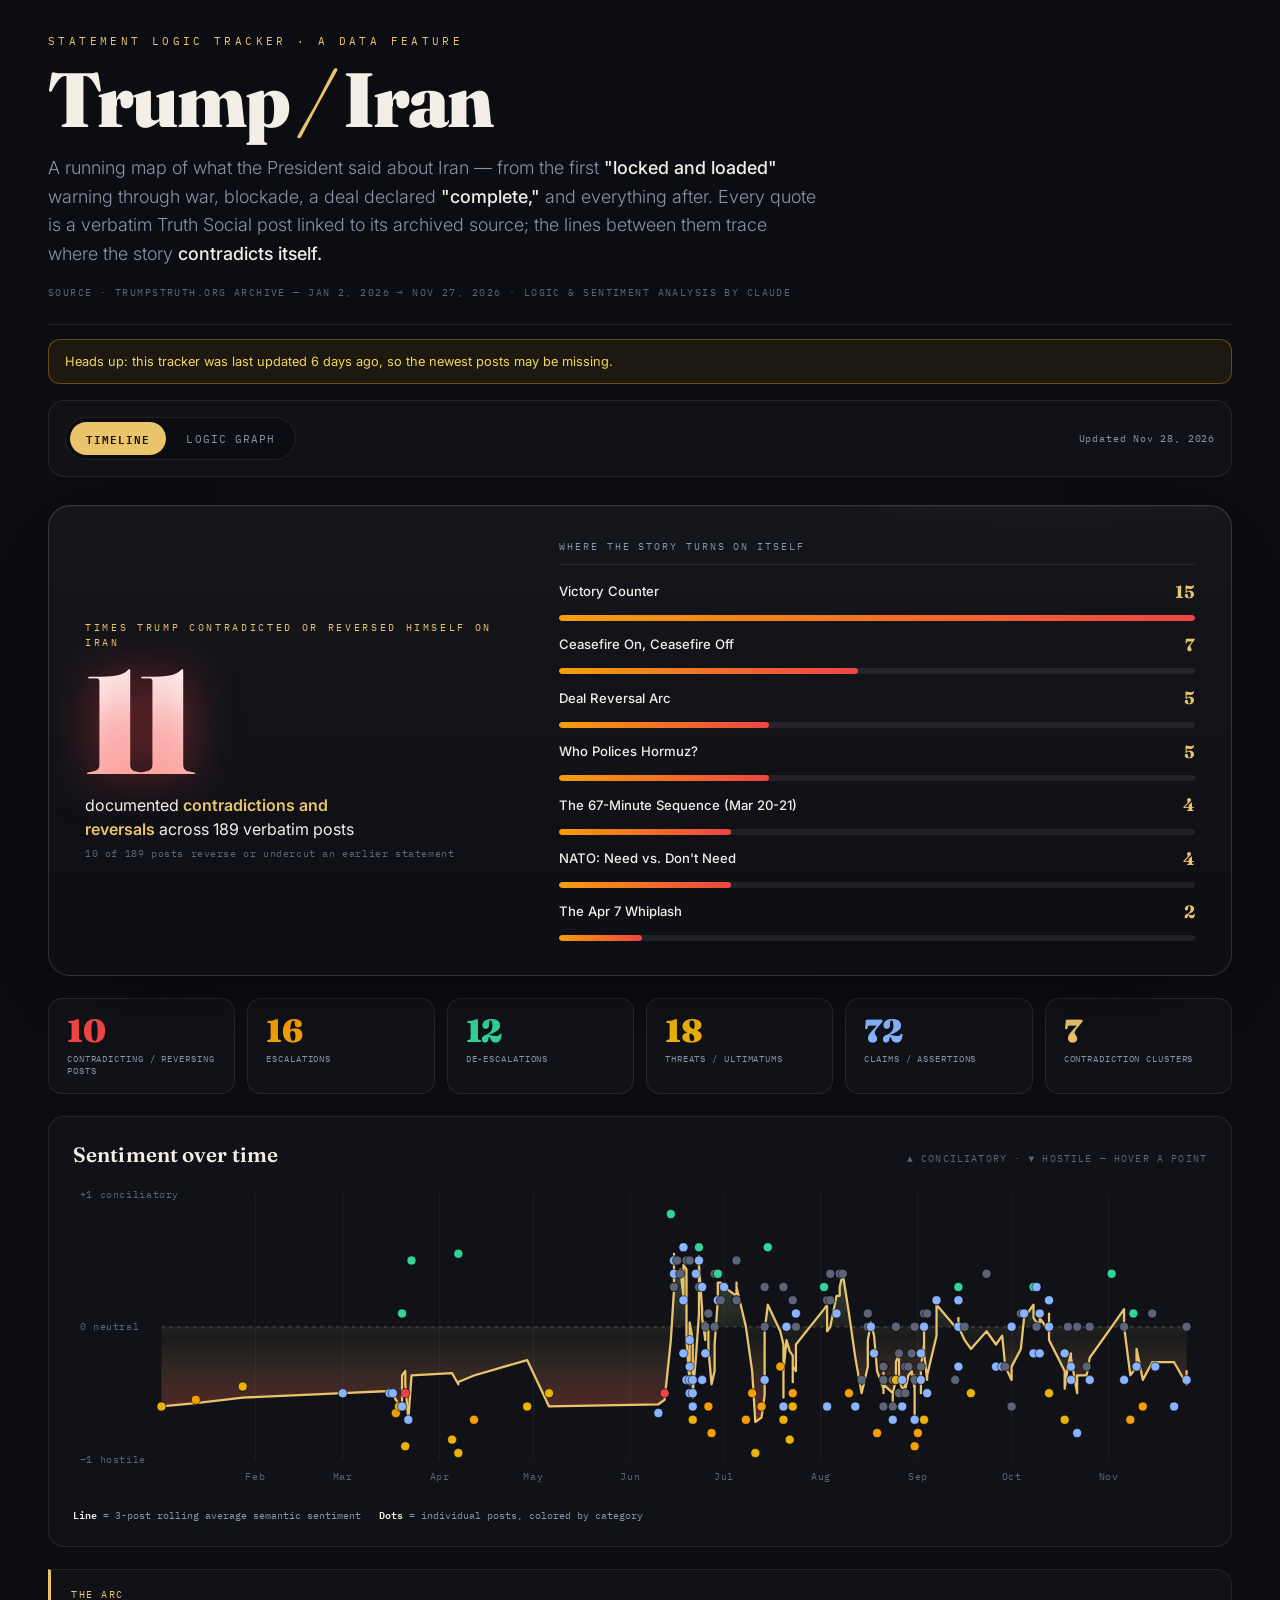
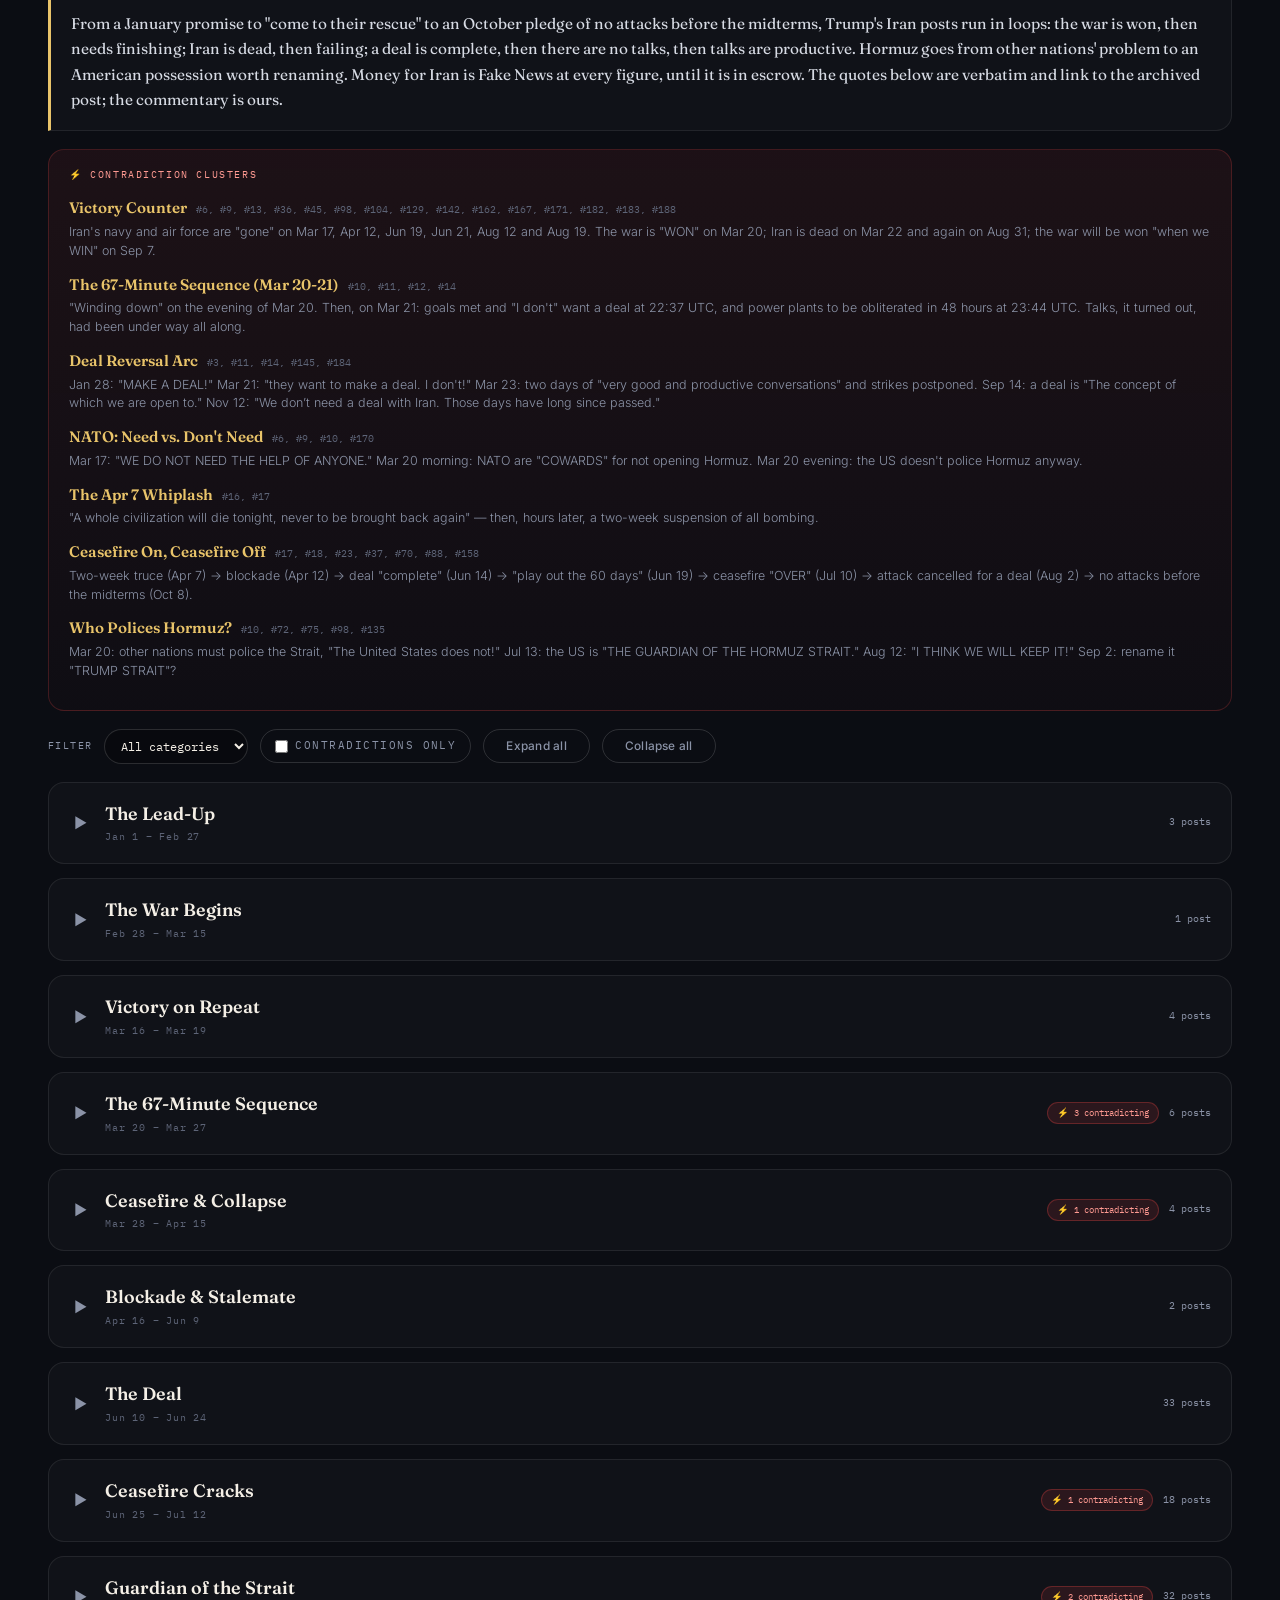
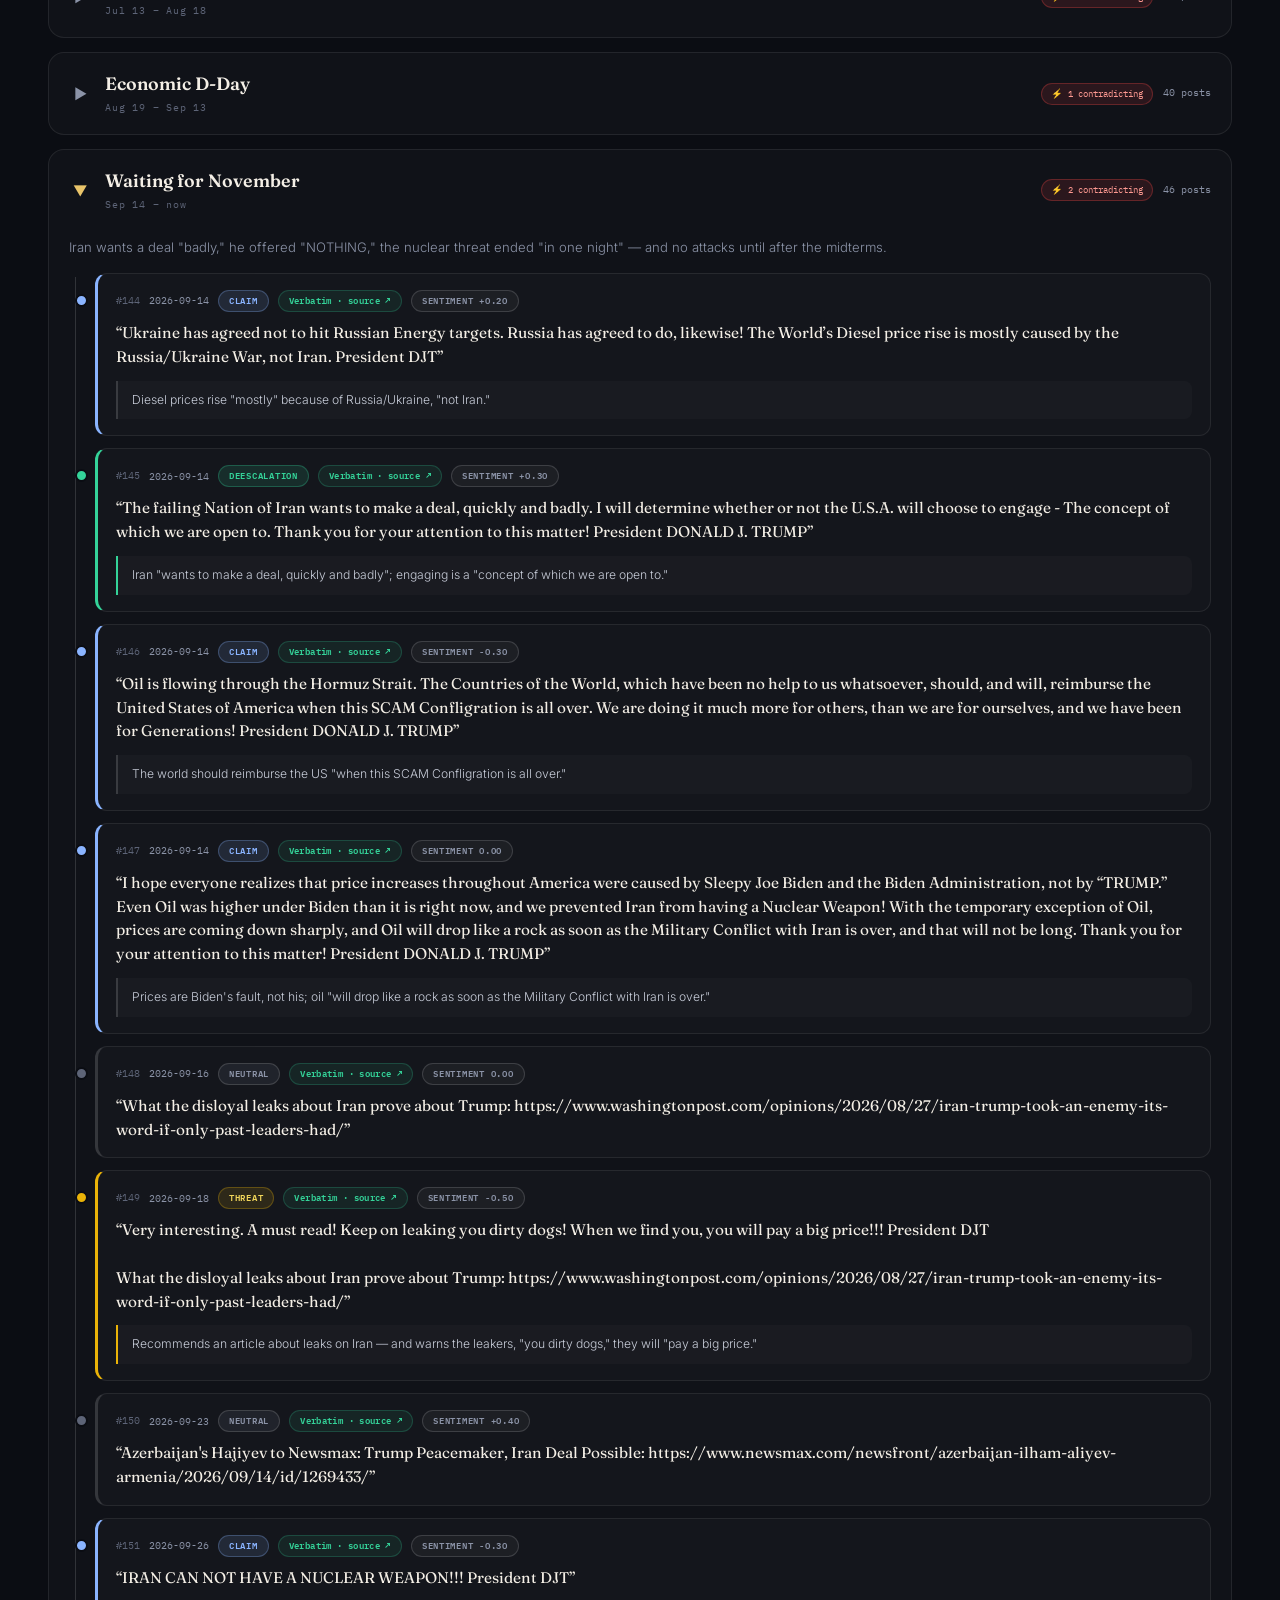
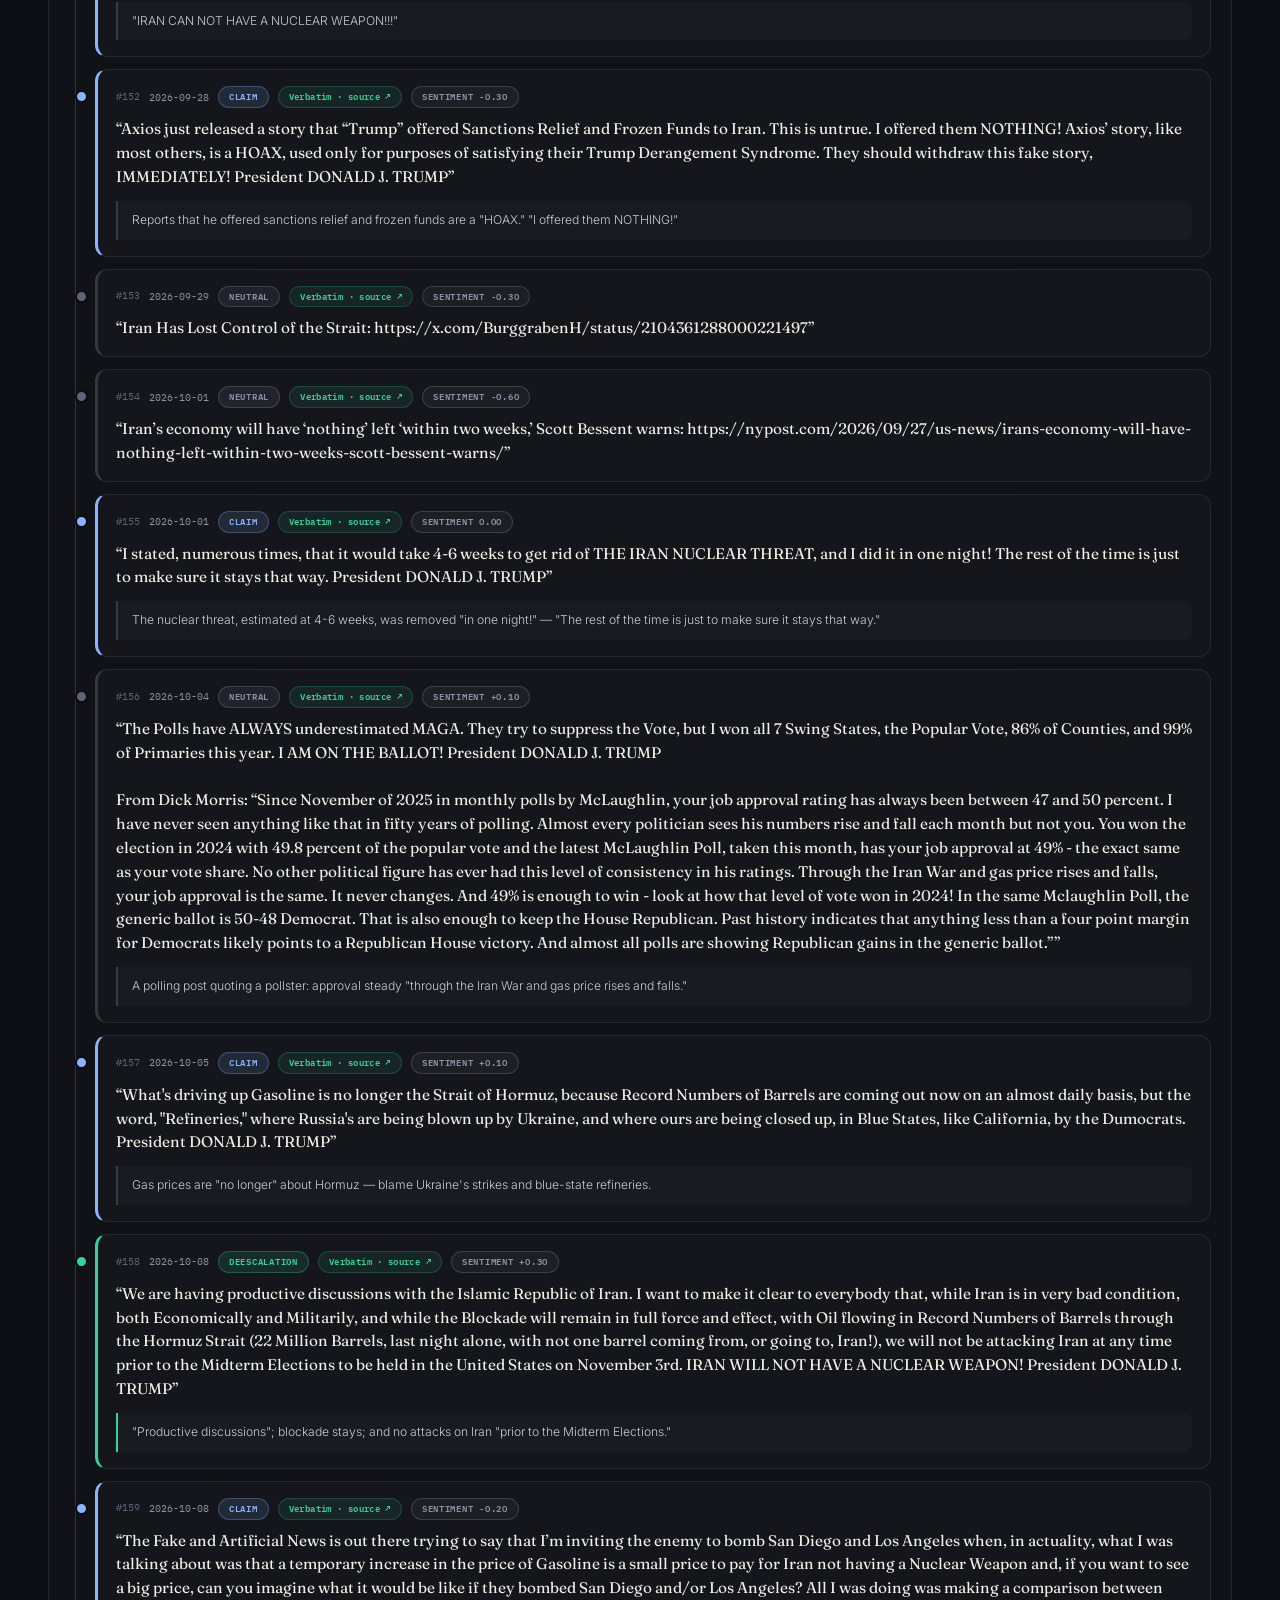
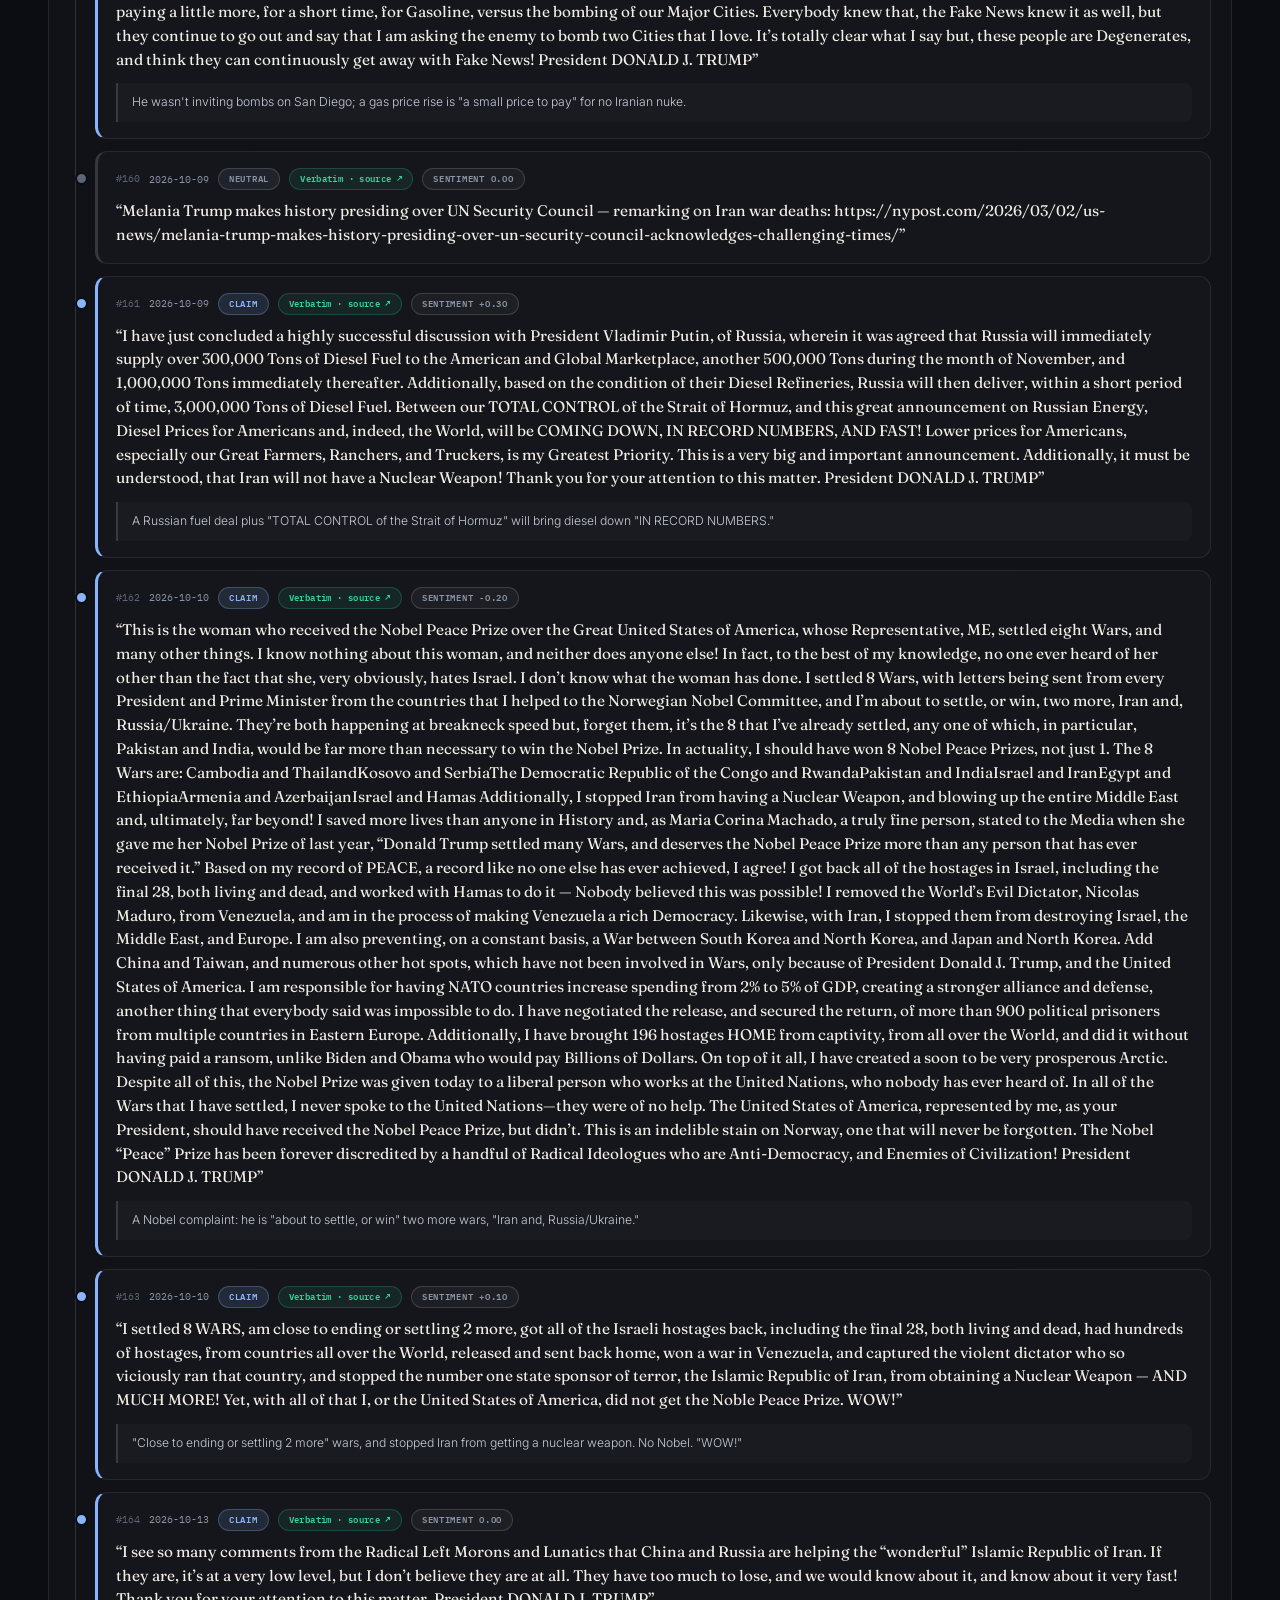
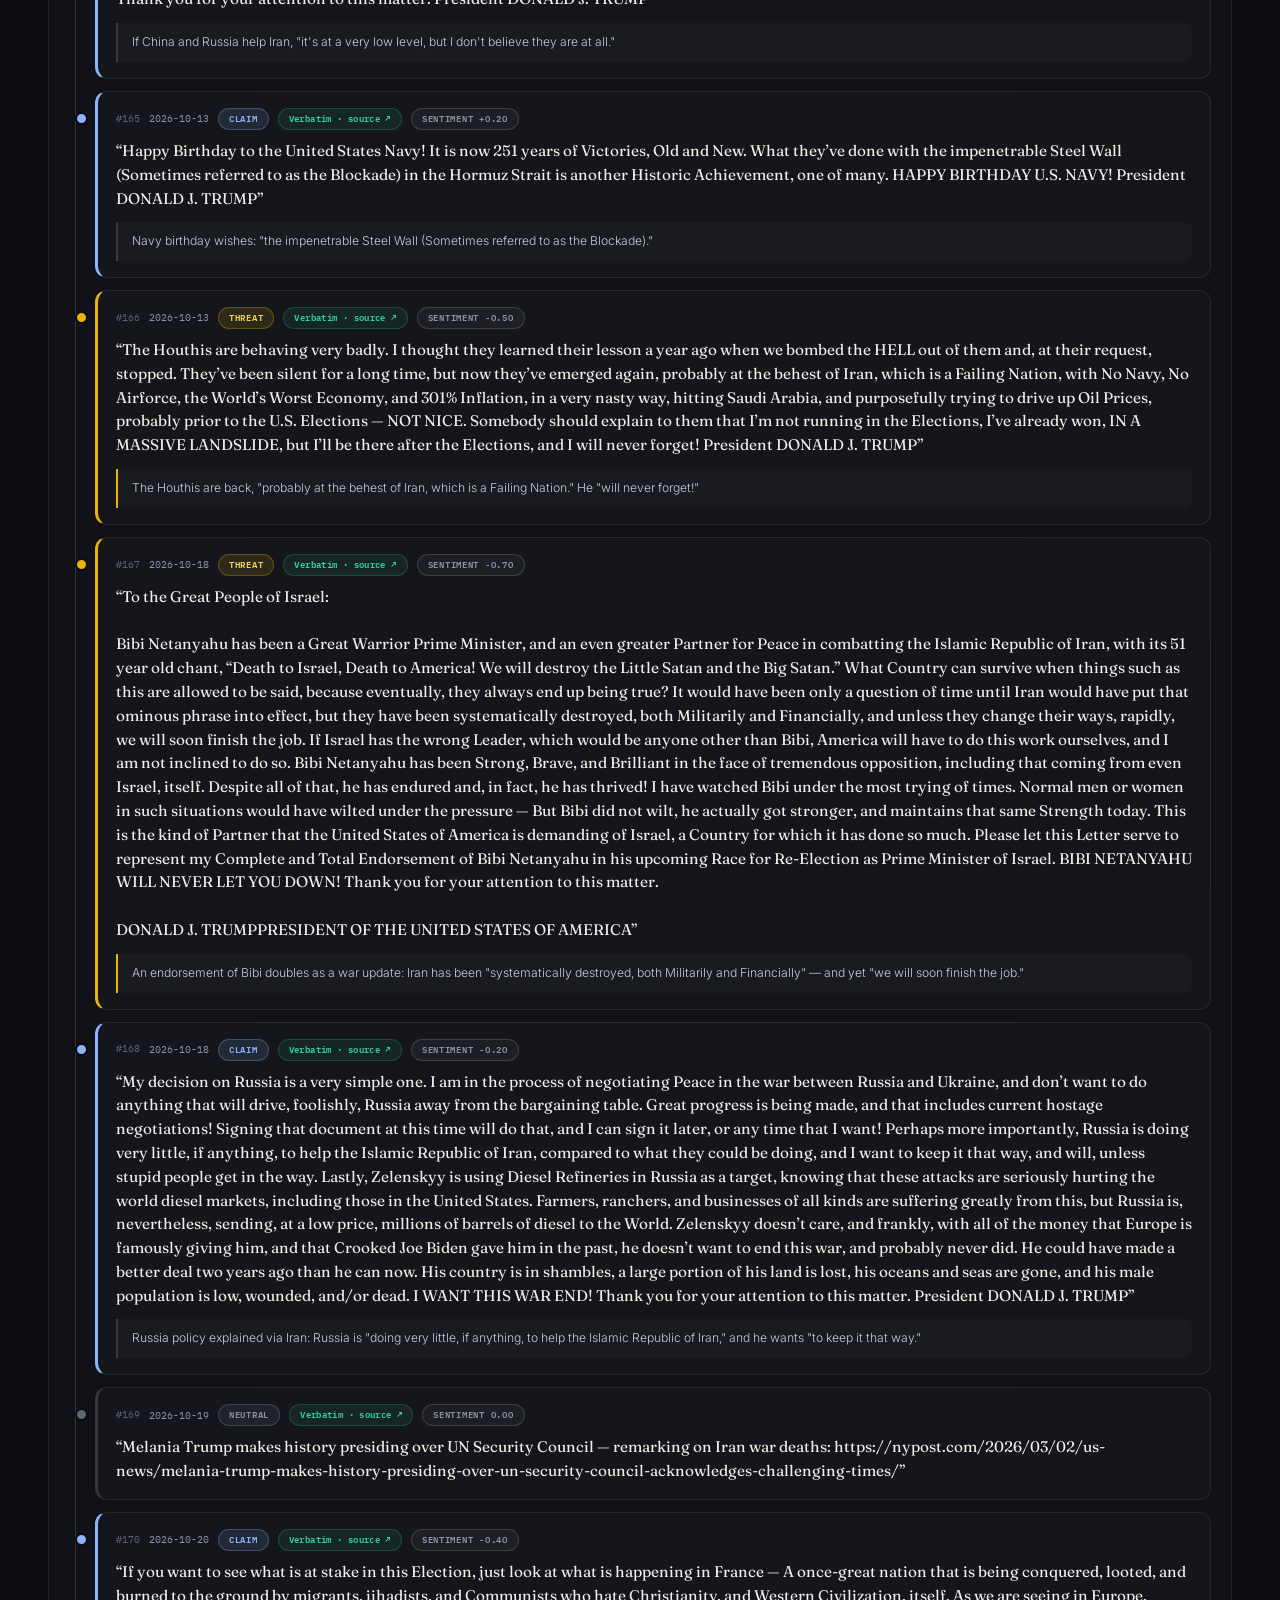
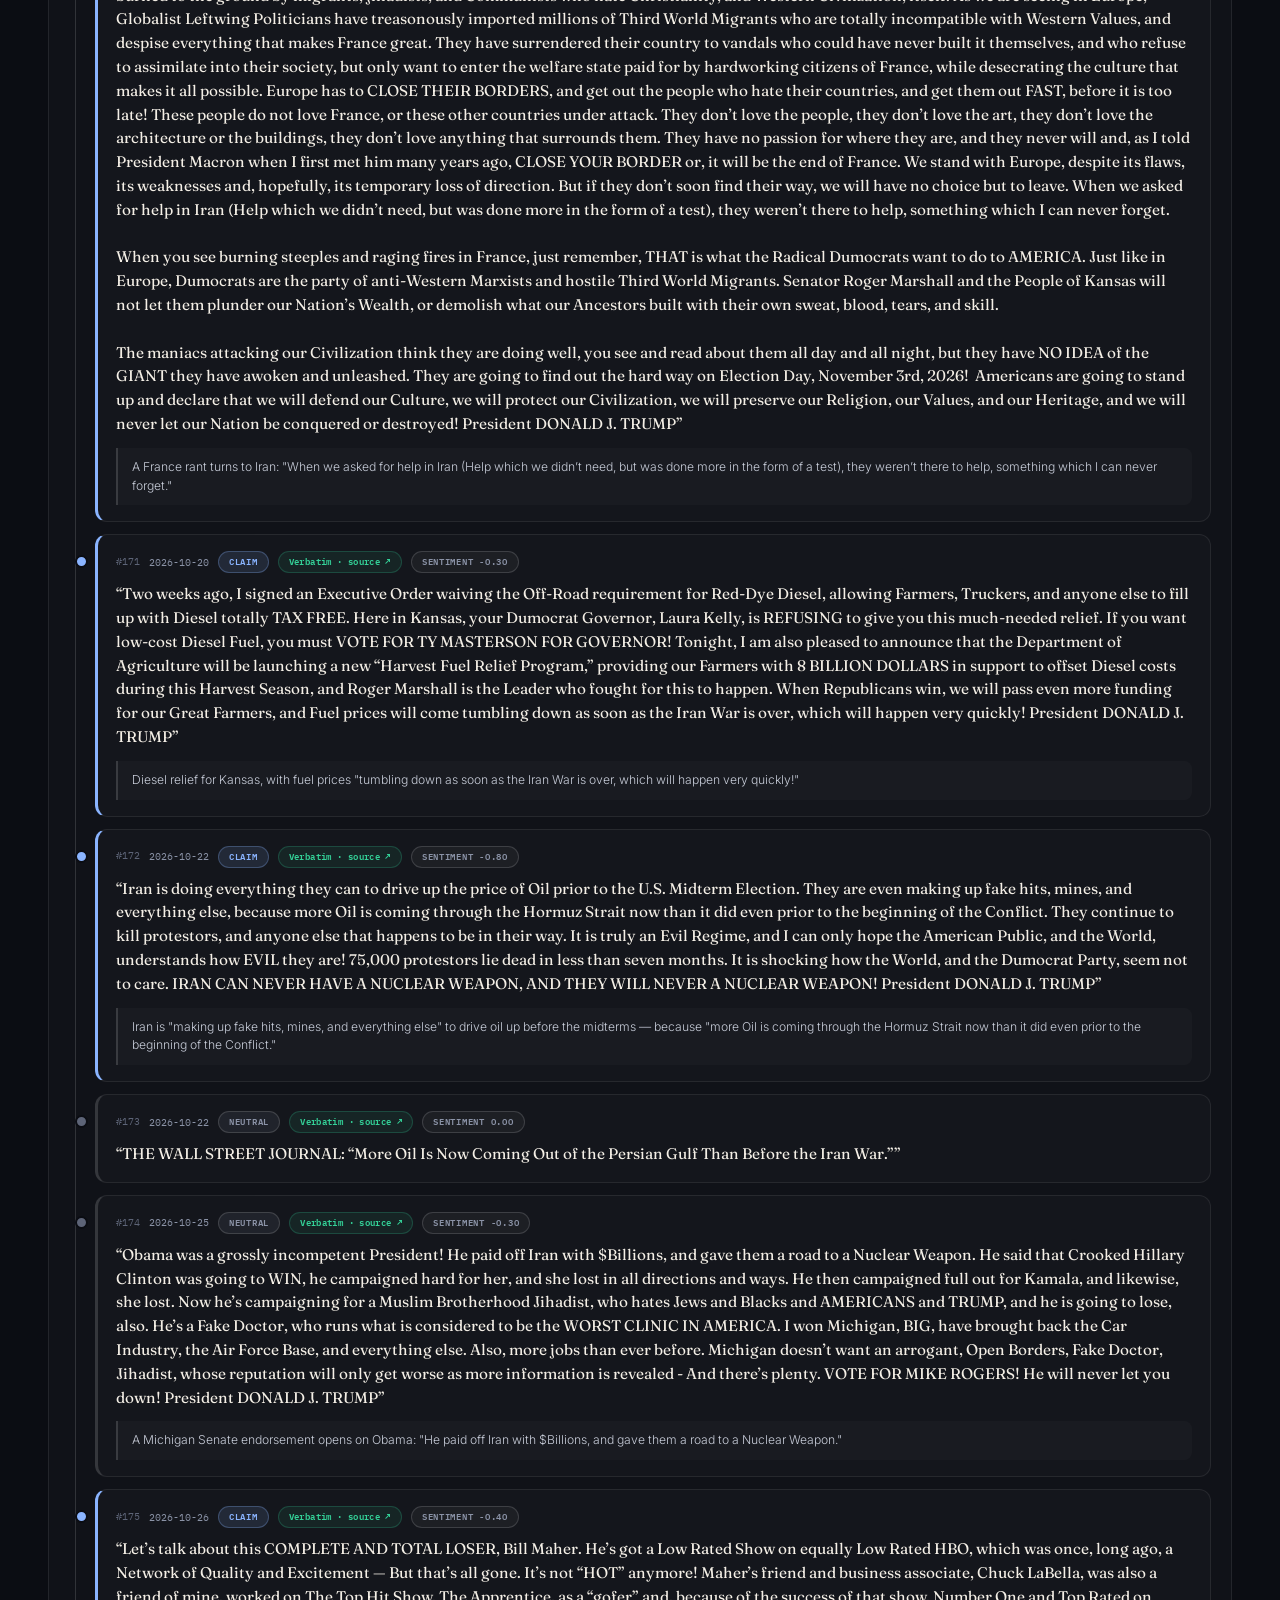
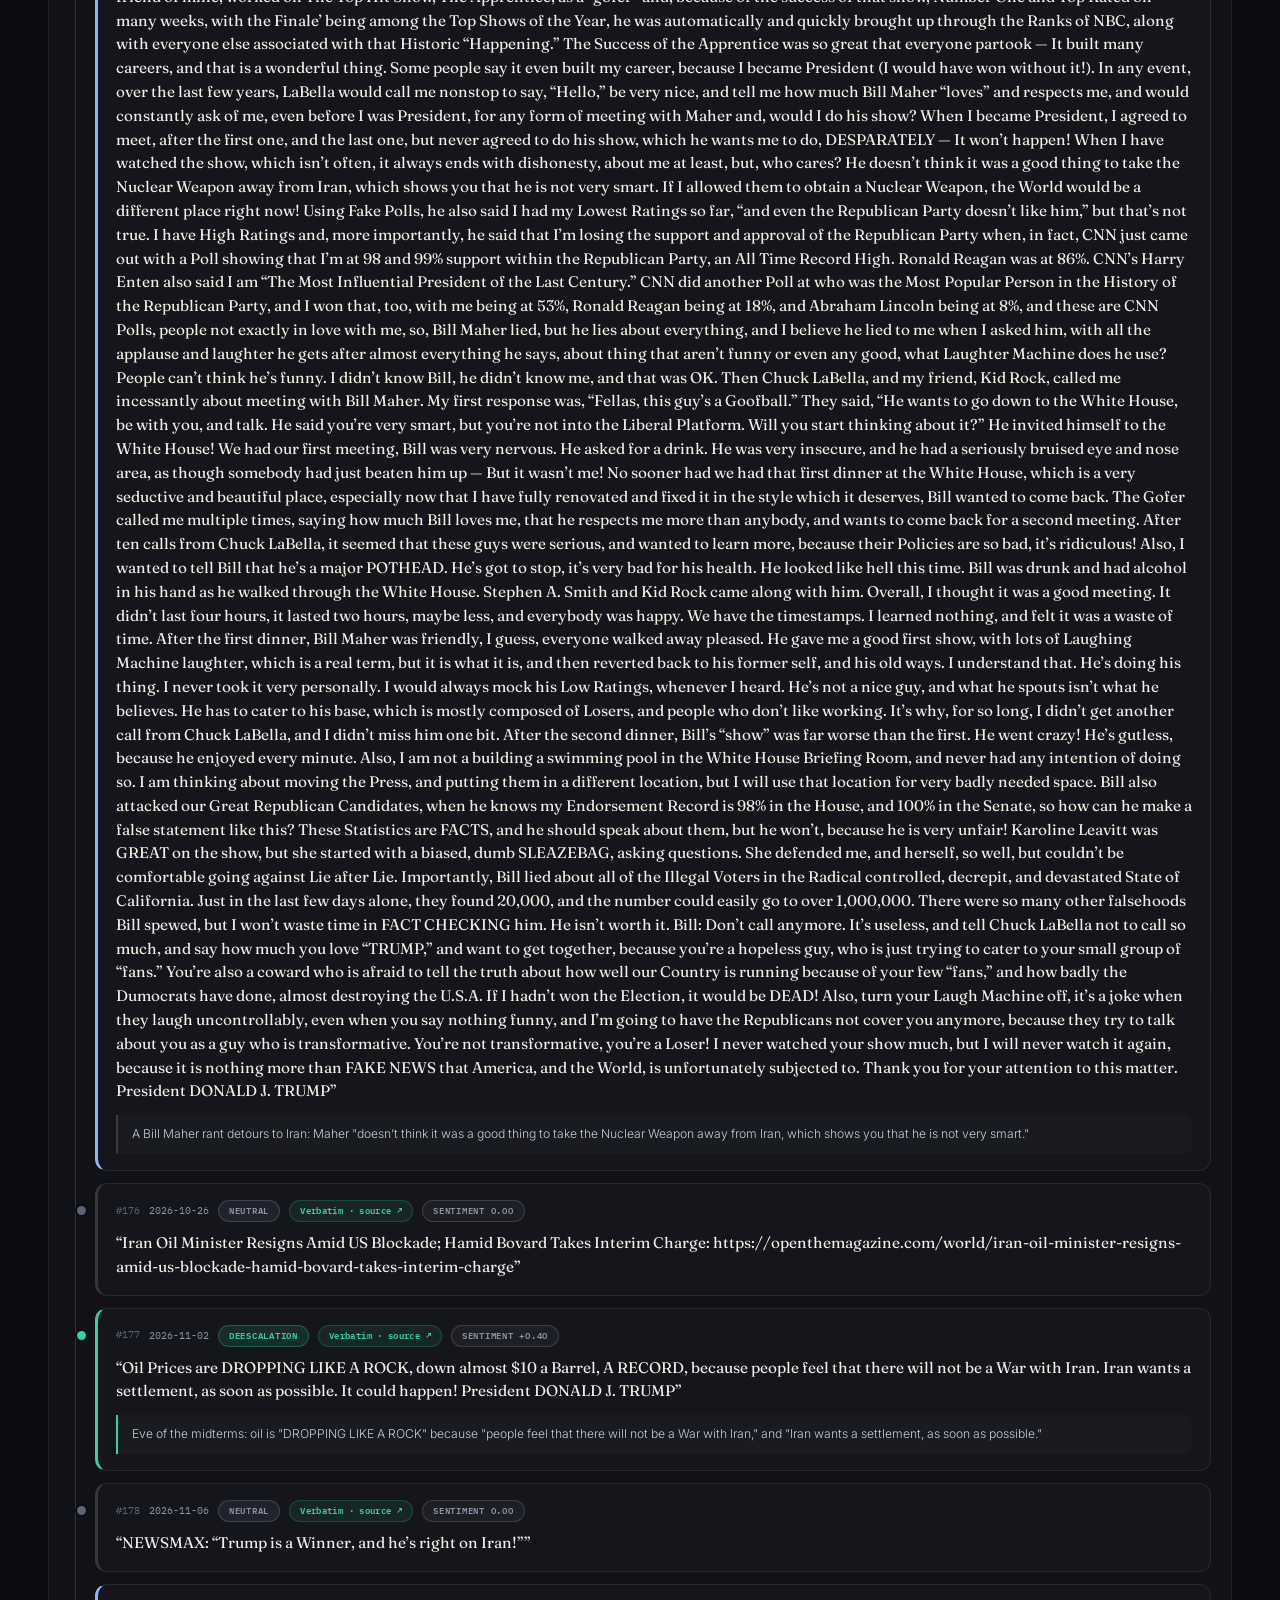
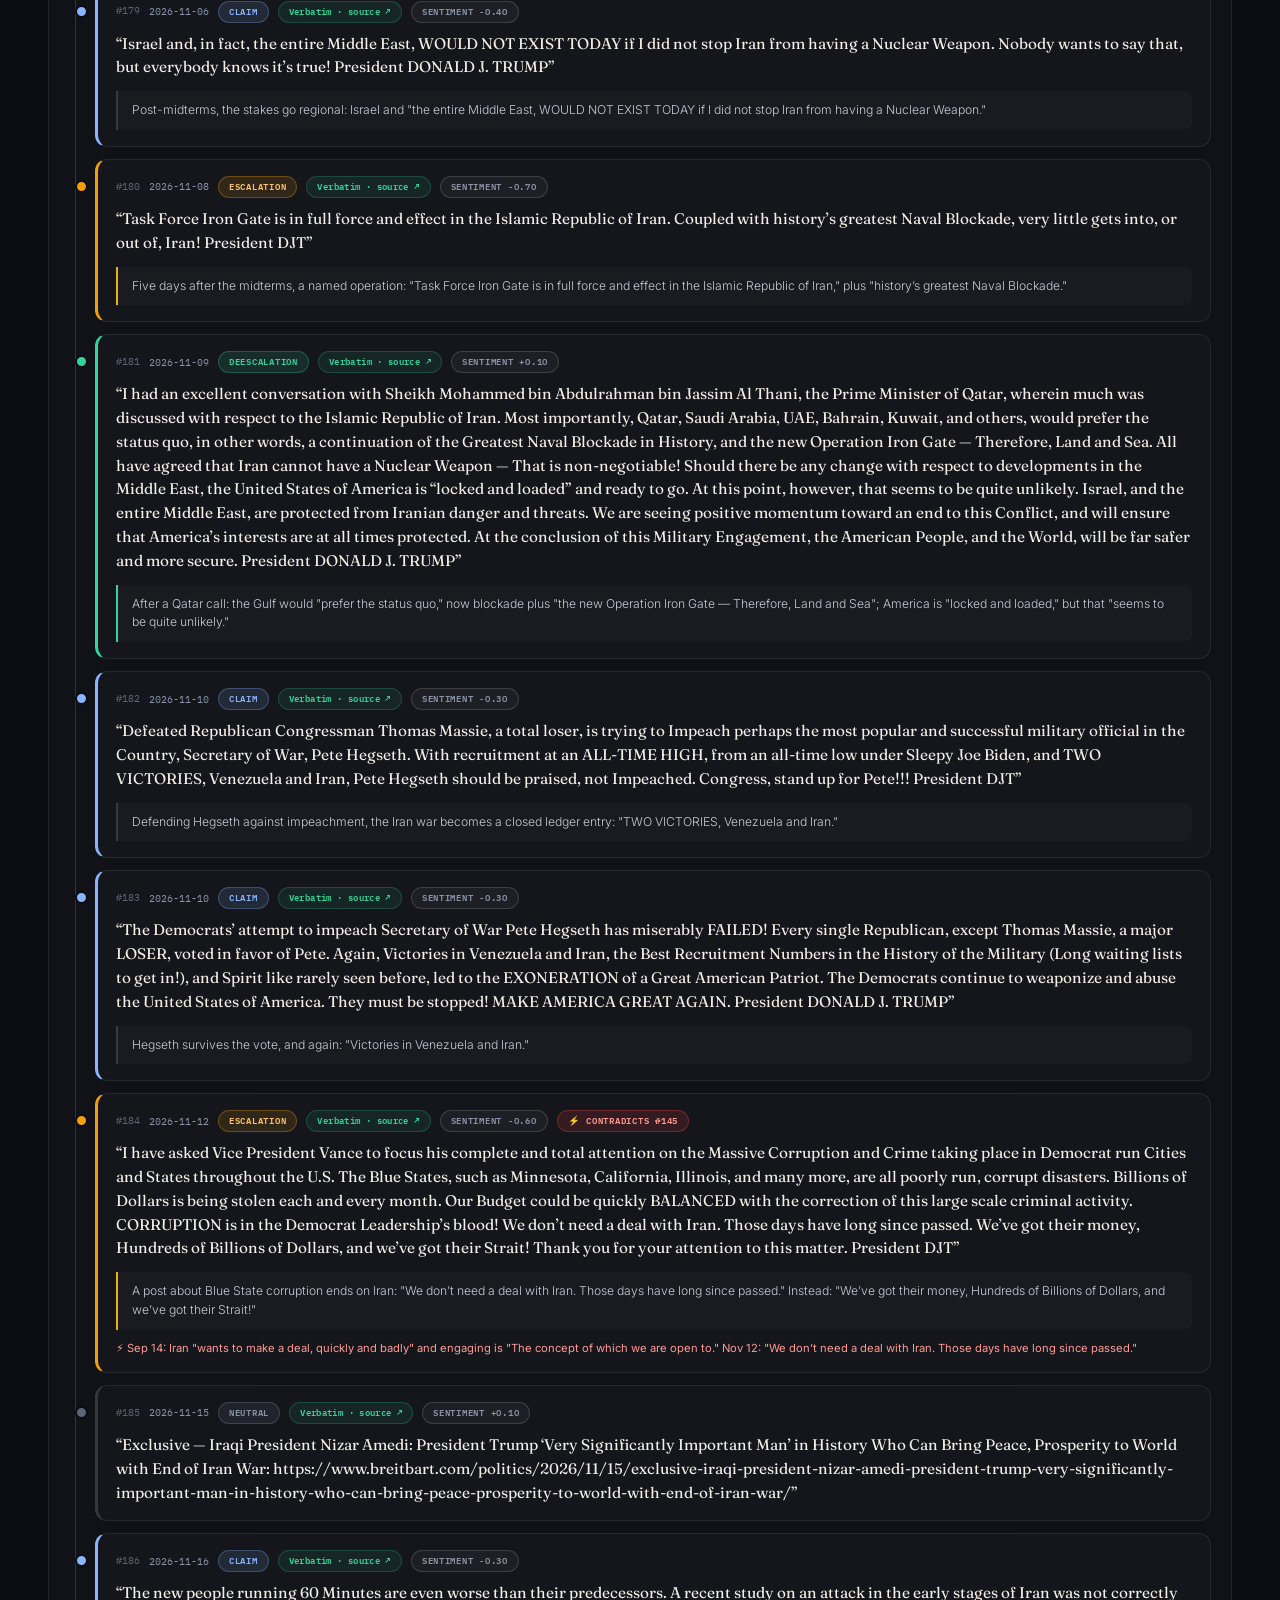
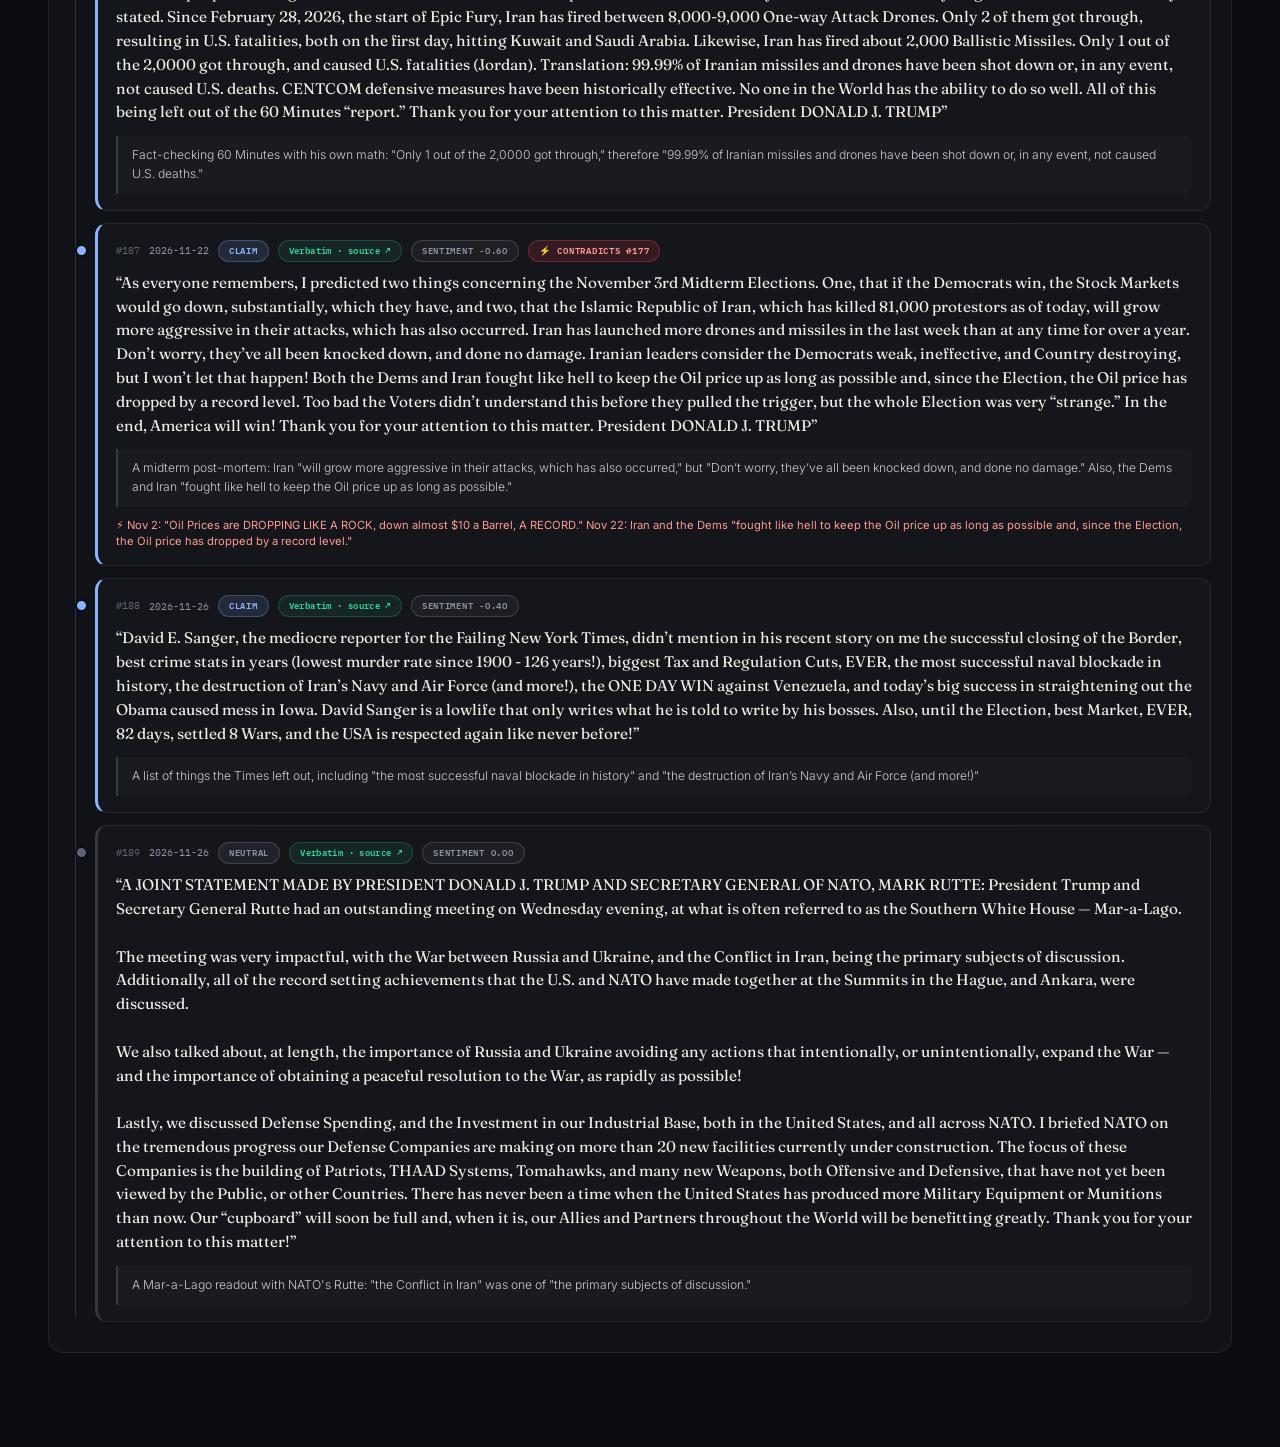
<file: index.html>
<!DOCTYPE html>
<html lang="en">
<head>
<meta charset="UTF-8">
<meta name="viewport" content="width=device-width, initial-scale=1.0">
<title>Trump / Iran — Statement Logic Tracker</title>
<link rel="icon" href="data:,">
<link rel="stylesheet" href="style.css">
</head>
<body>

<div class="wrap">

<header class="masthead">
  <div class="kicker">Statement Logic Tracker · A Data Feature</div>
  <h1 class="title">Trump <em>/</em> Iran</h1>
  <p class="dek">
    A running map of what the President said about Iran — from the first <strong>"locked and loaded"</strong> warning
    through war, blockade, a deal declared <strong>"complete,"</strong> and everything after. Every quote is a verbatim
    Truth Social post linked to its archived source; the lines between them trace where the story <strong>contradicts itself.</strong>
  </p>
  <div class="byline" id="byline">Source · trumpstruth.org archive · Logic &amp; sentiment analysis by Claude</div>
</header>

<div id="staleBanner" class="stale" hidden></div>

<div class="controls">
  <div class="view-toggle">
    <button class="view-btn active" onclick="setView('timeline')" id="vbtn-timeline">Timeline</button>
    <button class="view-btn" onclick="setView('graph')" id="vbtn-graph">Logic Graph</button>
  </div>
  <span class="updated" id="updated"></span>
</div>

<main>
  <div id="error-state" style="display:none"></div>

  <div id="results" style="display:none">
    <!-- HERO CONTRADICTION COUNTER -->
    <section class="hero" id="heroCounter"></section>

    <!-- STATS -->
    <div class="stats-row" id="statsRow"></div>

    <!-- SENTIMENT TIMELINE -->
    <section class="section" id="sentimentSection">
      <div class="section-head">
        <div class="section-title">Sentiment over time</div>
        <div class="section-hint">▲ conciliatory · ▼ hostile — hover a point</div>
      </div>
      <div id="sentChartWrap"></div>
      <div class="sent-foot">
        <span><b>Line</b> = 3-post rolling average semantic sentiment</span>
        <span><b>Dots</b> = individual posts, colored by category</span>
      </div>
    </section>

    <div id="timeline-view">
      <div id="timelineContent"></div>
    </div>

    <div id="graph-view">
      <div class="legend">
        <div class="legend-item"><div class="legend-dot" style="background:var(--red)"></div> Contradiction</div>
        <div class="legend-item"><div class="legend-dot" style="background:var(--amber)"></div> Escalation</div>
        <div class="legend-item"><div class="legend-dot" style="background:var(--green)"></div> De-escalation</div>
        <div class="legend-item"><div class="legend-dot" style="background:var(--yellow)"></div> Threat / Ultimatum</div>
        <div class="legend-item"><div class="legend-dot" style="background:var(--blue)"></div> Claim / Assertion</div>
        <div class="legend-item"><div class="legend-dot" style="background:var(--muted)"></div> General</div>
      </div>
      <div id="graph-canvas">
        <div class="graph-inner" id="graphInner">
          <svg class="edges" id="edgeSvg"></svg>
        </div>
      </div>
    </div>
  </div>
</main>

</div><!-- /wrap -->

<div id="tip"></div>
<script src="app.js"></script>
</body>
</html>
</file>
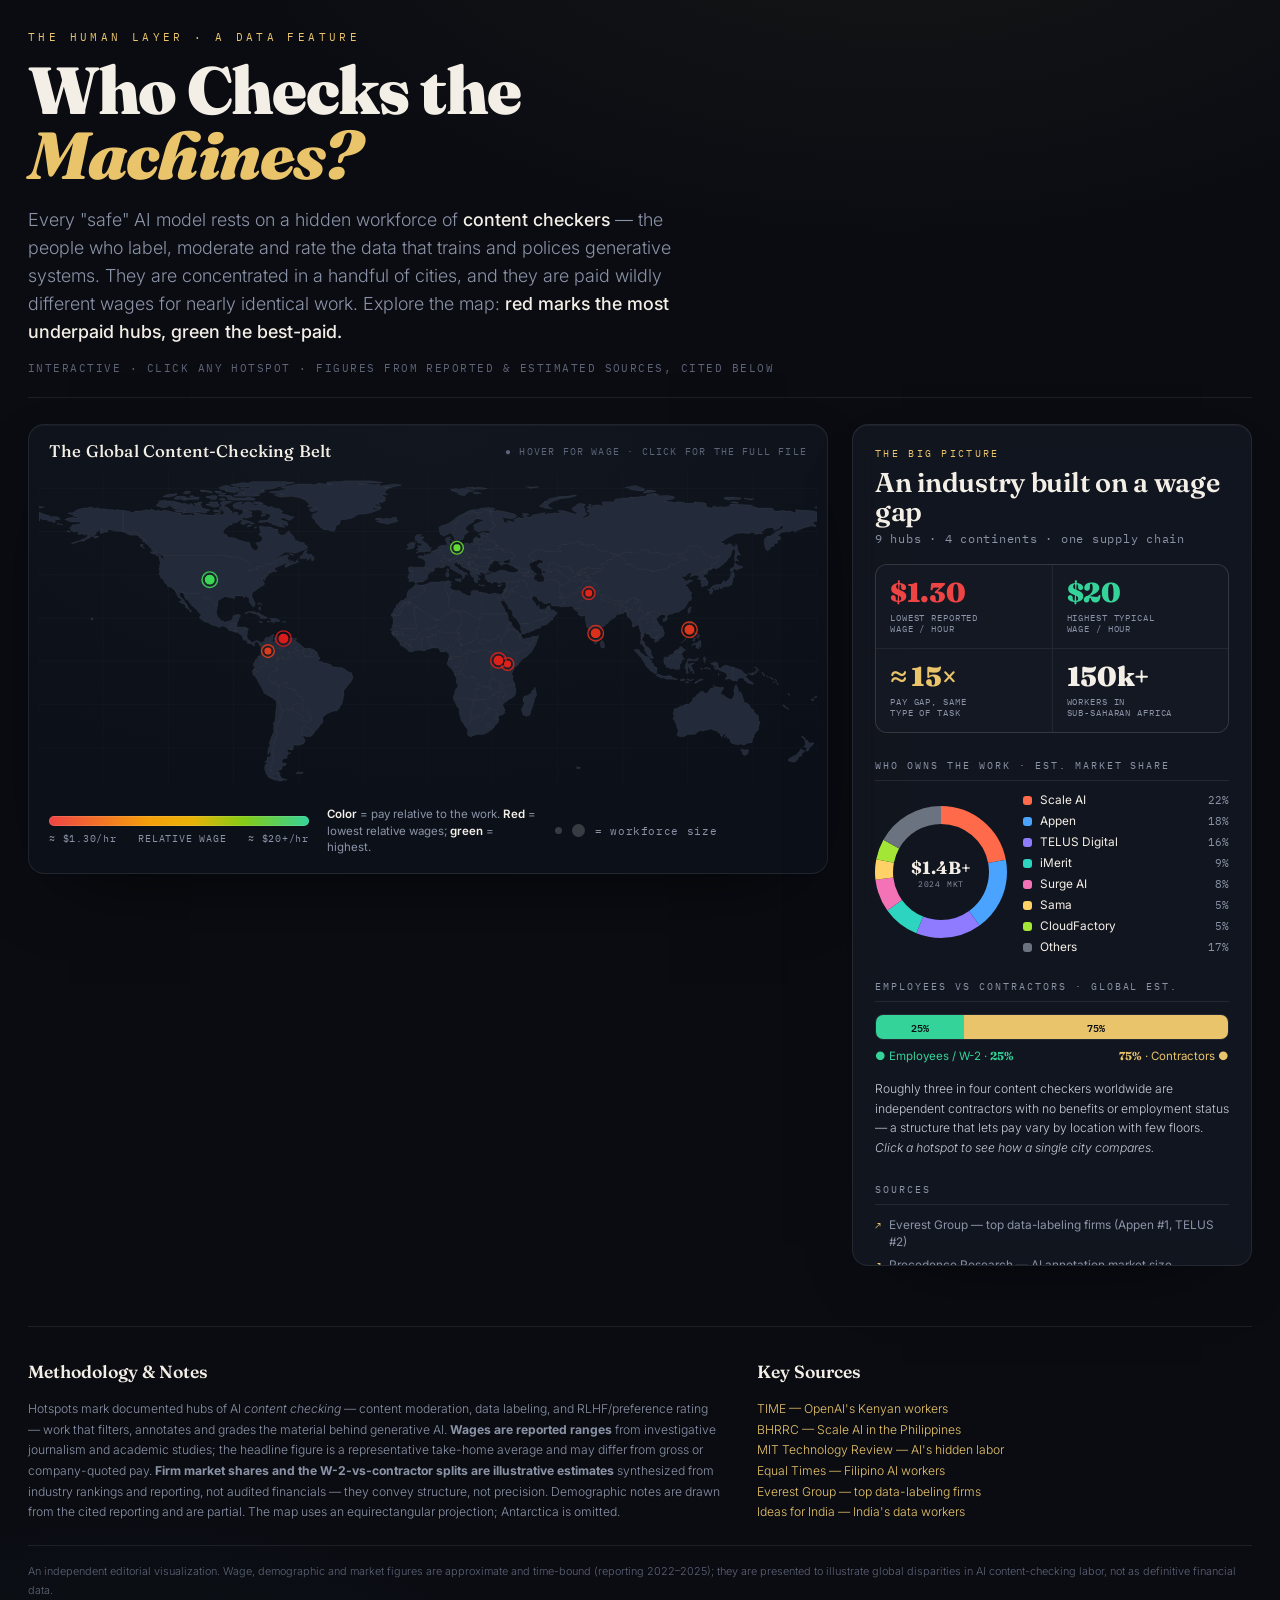
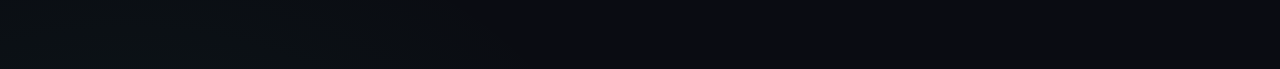
<file: content-checkers-map.html>
<!DOCTYPE html>
<html lang="en">
<head>
<meta charset="UTF-8">
<meta name="viewport" content="width=device-width, initial-scale=1.0">
<title>THE HUMAN LAYER — A World Map of AI Content Checkers &amp; Their Wages</title>
<style>
  @import url('https://fonts.googleapis.com/css2?family=Fraunces:opsz,wght@9..144,400;9..144,500;9..144,600;9..144,900&family=Inter:wght@300;400;500;600;700&family=IBM+Plex+Mono:wght@400;500;600&display=swap');

  :root {
    --ink: #0a0c12;
    --ink2: #0e1118;
    --panel: rgba(22,26,36,0.72);
    --panel-solid: #141823;
    --line: rgba(255,255,255,0.08);
    --line2: rgba(255,255,255,0.14);
    --cream: #f4efe6;
    --muted: #8b93a7;
    --muted2: #5d6477;
    --gold: #e9c46a;
    --red: #ef4444;
    --green: #34d399;
    --ocean: #0c1019;
    --land: #232a39;
    --land-stroke: rgba(255,255,255,0.10);
  }

  * { box-sizing: border-box; margin: 0; padding: 0; }

  html, body { background: var(--ink); }

  body {
    color: var(--cream);
    font-family: 'Inter', -apple-system, system-ui, sans-serif;
    min-height: 100vh;
    -webkit-font-smoothing: antialiased;
    background:
      radial-gradient(1200px 700px at 70% -10%, rgba(233,196,106,0.06), transparent 60%),
      radial-gradient(900px 600px at 10% 110%, rgba(52,211,153,0.05), transparent 55%),
      var(--ink);
    overflow-x: hidden;
  }

  .wrap { max-width: 1320px; margin: 0 auto; padding: 0 28px; }

  /* ── MASTHEAD ── */
  header.masthead {
    border-bottom: 1px solid var(--line);
    padding: 30px 0 22px;
    position: relative;
  }
  .kicker {
    font-family: 'IBM Plex Mono', monospace;
    font-size: 0.66rem;
    letter-spacing: 0.32em;
    text-transform: uppercase;
    color: var(--gold);
    margin-bottom: 14px;
  }
  h1.title {
    font-family: 'Fraunces', serif;
    font-weight: 900;
    font-size: clamp(2.2rem, 5.2vw, 4.4rem);
    line-height: 0.98;
    letter-spacing: -0.02em;
    color: var(--cream);
    max-width: 14ch;
  }
  h1.title em { font-style: italic; color: var(--gold); }
  .dek {
    margin-top: 18px;
    font-size: clamp(0.95rem, 1.4vw, 1.15rem);
    line-height: 1.55;
    color: var(--muted);
    max-width: 62ch;
    font-weight: 300;
  }
  .dek strong { color: var(--cream); font-weight: 500; }
  .byline {
    margin-top: 16px;
    font-family: 'IBM Plex Mono', monospace;
    font-size: 0.66rem;
    letter-spacing: 0.14em;
    color: var(--muted2);
    text-transform: uppercase;
  }

  /* ── LAYOUT ── */
  .stage {
    display: grid;
    grid-template-columns: 1fr 400px;
    gap: 24px;
    padding: 26px 0 60px;
    align-items: start;
  }

  /* ── MAP CARD ── */
  .map-card {
    position: relative;
    background:
      radial-gradient(120% 120% at 50% 0%, #11161f 0%, var(--ocean) 70%);
    border: 1px solid var(--line);
    border-radius: 16px;
    overflow: hidden;
    box-shadow: 0 30px 80px -40px rgba(0,0,0,0.9), inset 0 1px 0 rgba(255,255,255,0.04);
  }
  .map-head {
    display: flex; align-items: center; justify-content: space-between;
    gap: 16px; padding: 16px 20px 6px; flex-wrap: wrap;
  }
  .map-head h2 {
    font-family: 'Fraunces', serif;
    font-weight: 500;
    font-size: 1.05rem;
    letter-spacing: 0.01em;
  }
  .map-head .hint {
    font-family: 'IBM Plex Mono', monospace;
    font-size: 0.62rem; color: var(--muted2);
    letter-spacing: 0.12em; text-transform: uppercase;
  }
  .map-frame { position: relative; padding: 6px 10px 14px; }
  svg#worldmap { width: 100%; height: auto; display: block; }

  .land { fill: var(--land); stroke: var(--land-stroke); stroke-width: 0.4; vector-effect: non-scaling-stroke; }

  .graticule { stroke: rgba(255,255,255,0.04); stroke-width: 0.5; vector-effect: non-scaling-stroke; fill: none; }

  /* hotspots */
  .hot { cursor: pointer; }
  .hot .halo { opacity: 0.0; }
  .hot .ring {
    fill: none; stroke-width: 1.4; vector-effect: non-scaling-stroke;
    opacity: 0.9; transform-box: fill-box; transform-origin: center;
  }
  .hot .core { stroke: rgba(10,12,18,0.85); stroke-width: 1; vector-effect: non-scaling-stroke; }
  .hot .pulse {
    fill: none; stroke-width: 1; vector-effect: non-scaling-stroke;
    transform-box: fill-box; transform-origin: center;
    animation: pulse 3s ease-out infinite;
  }
  @keyframes pulse {
    0% { r: 4; opacity: 0.55; }
    100% { r: 20; opacity: 0; }
  }
  .hot:hover .core { stroke: #fff; }
  .hot.active .core { stroke: #fff; stroke-width: 1.6; }

  /* legend / colorbar */
  .legend {
    display: flex; align-items: center; gap: 18px;
    padding: 8px 20px 18px; flex-wrap: wrap;
  }
  .colorbar-wrap { display: flex; flex-direction: column; gap: 6px; min-width: 260px; }
  .colorbar {
    height: 10px; border-radius: 6px;
    background: linear-gradient(90deg, #ef4444 0%, #f59e0b 38%, #eab308 55%, #84cc16 75%, #34d399 100%);
    box-shadow: inset 0 0 0 1px rgba(255,255,255,0.12);
  }
  .colorbar-labels { display: flex; justify-content: space-between; font-family:'IBM Plex Mono',monospace; font-size: 0.6rem; color: var(--muted); letter-spacing: 0.08em; }
  .legend-note { font-size: 0.72rem; color: var(--muted); max-width: 30ch; line-height: 1.4; }
  .legend-note b { color: var(--cream); font-weight: 600; }
  .size-key { display:flex; align-items:center; gap:10px; font-size:0.66rem; color:var(--muted); font-family:'IBM Plex Mono',monospace; letter-spacing:0.06em; }
  .size-key .dot { border-radius:50%; background: rgba(255,255,255,0.18); display:inline-block; }

  /* tooltip */
  #tip {
    position: fixed; pointer-events: none; z-index: 50;
    background: rgba(8,10,15,0.95); border: 1px solid var(--line2);
    border-radius: 10px; padding: 9px 12px; transform: translate(-50%, -130%);
    opacity: 0; transition: opacity 0.12s; backdrop-filter: blur(8px);
    box-shadow: 0 12px 30px -12px rgba(0,0,0,0.8); min-width: 150px;
  }
  #tip .t-city { font-family:'Fraunces',serif; font-weight:600; font-size:0.9rem; }
  #tip .t-row { font-family:'IBM Plex Mono',monospace; font-size:0.66rem; color:var(--muted); margin-top:3px; letter-spacing:0.04em; }
  #tip .t-wage { font-weight:600; }

  /* ── SIDE PANEL ── */
  .panel {
    position: sticky; top: 18px;
    background: var(--panel);
    border: 1px solid var(--line);
    border-radius: 16px;
    backdrop-filter: blur(14px);
    box-shadow: 0 30px 80px -50px rgba(0,0,0,0.9), inset 0 1px 0 rgba(255,255,255,0.05);
    overflow: hidden;
  }
  .panel-scroll { max-height: calc(100vh - 60px); overflow-y: auto; }
  .panel-scroll::-webkit-scrollbar { width: 8px; }
  .panel-scroll::-webkit-scrollbar-thumb { background: rgba(255,255,255,0.12); border-radius: 4px; }

  .p-pad { padding: 22px 22px 26px; }
  .p-overline { font-family:'IBM Plex Mono',monospace; font-size:0.6rem; letter-spacing:0.24em; text-transform:uppercase; color:var(--gold); }
  .p-title { font-family:'Fraunces',serif; font-weight:600; font-size:1.7rem; line-height:1.05; margin-top:8px; letter-spacing:-0.01em; }
  .p-sub { font-size:0.78rem; color:var(--muted); margin-top:5px; font-family:'IBM Plex Mono',monospace; letter-spacing:0.06em; }

  .back-btn {
    display:none; align-items:center; gap:7px; cursor:pointer;
    font-family:'IBM Plex Mono',monospace; font-size:0.64rem; letter-spacing:0.12em; text-transform:uppercase;
    color:var(--muted); background:transparent; border:1px solid var(--line2); padding:6px 11px; border-radius:20px; margin-bottom:16px;
    transition: all 0.15s;
  }
  .back-btn:hover { color:var(--cream); border-color:var(--cream); }

  .wage-hero {
    margin-top:18px; display:flex; align-items:flex-end; gap:14px;
    padding:16px; border-radius:12px; border:1px solid var(--line);
    background: linear-gradient(180deg, rgba(255,255,255,0.03), transparent);
  }
  .wage-num { font-family:'Fraunces',serif; font-weight:900; font-size:2.6rem; line-height:0.9; letter-spacing:-0.02em; }
  .wage-unit { font-size:0.8rem; color:var(--muted); margin-bottom:6px; }
  .wage-meta { margin-left:auto; text-align:right; }
  .wage-chip { display:inline-block; padding:4px 10px; border-radius:20px; font-family:'IBM Plex Mono',monospace; font-size:0.62rem; letter-spacing:0.06em; font-weight:600; }
  .wage-rel { font-size:0.64rem; color:var(--muted); margin-top:6px; font-family:'IBM Plex Mono',monospace; }

  .p-note { font-size:0.82rem; line-height:1.6; color:#c7ccd8; margin-top:16px; font-weight:300; }

  .section-h {
    font-family:'IBM Plex Mono',monospace; font-size:0.62rem; letter-spacing:0.2em; text-transform:uppercase;
    color:var(--muted); margin:26px 0 12px; padding-bottom:8px; border-bottom:1px solid var(--line);
  }

  .demo-grid { display:grid; grid-template-columns: 1fr 1fr; gap:10px; }
  .demo-cell { background: rgba(255,255,255,0.025); border:1px solid var(--line); border-radius:10px; padding:11px 12px; }
  .demo-k { font-family:'IBM Plex Mono',monospace; font-size:0.56rem; letter-spacing:0.12em; text-transform:uppercase; color:var(--muted2); }
  .demo-v { font-size:0.86rem; margin-top:4px; color:var(--cream); font-weight:500; }
  .demo-cell.full { grid-column: 1 / -1; }
  .demo-cell.full .demo-v { font-weight:300; font-size:0.8rem; line-height:1.5; color:#c7ccd8; }

  /* charts */
  .chart-row { display:flex; gap:16px; align-items:center; }
  .donut-wrap { flex:0 0 132px; position:relative; }
  .donut-center { position:absolute; inset:0; display:flex; flex-direction:column; align-items:center; justify-content:center; pointer-events:none; }
  .donut-center .dc-num { font-family:'Fraunces',serif; font-weight:700; font-size:1.1rem; line-height:1; }
  .donut-center .dc-lab { font-family:'IBM Plex Mono',monospace; font-size:0.5rem; letter-spacing:0.1em; color:var(--muted); text-transform:uppercase; margin-top:3px; }
  .legend-list { flex:1; display:flex; flex-direction:column; gap:7px; }
  .ll-item { display:flex; align-items:center; gap:8px; font-size:0.74rem; }
  .ll-dot { width:9px; height:9px; border-radius:3px; flex:0 0 auto; }
  .ll-name { color:var(--cream); }
  .ll-val { margin-left:auto; font-family:'IBM Plex Mono',monospace; color:var(--muted); font-size:0.7rem; }

  .split { margin-top:6px; }
  .split-bar { height:26px; border-radius:8px; overflow:hidden; display:flex; border:1px solid var(--line); }
  .split-seg { height:100%; display:flex; align-items:center; justify-content:center; font-family:'IBM Plex Mono',monospace; font-size:0.62rem; font-weight:600; color:#0a0c12; }
  .split-key { display:flex; justify-content:space-between; margin-top:9px; font-size:0.72rem; }
  .split-key span b { font-family:'Fraunces',serif; }
  .sk-emp { color:var(--green); }
  .sk-con { color:var(--gold); }

  .sources { margin-top:8px; display:flex; flex-direction:column; gap:7px; }
  .src-link { font-size:0.74rem; color:var(--muted); text-decoration:none; display:flex; gap:8px; line-height:1.4; transition:color 0.15s; }
  .src-link:hover { color:var(--cream); }
  .src-link .src-i { color:var(--gold); font-family:'IBM Plex Mono',monospace; font-size:0.6rem; flex:0 0 auto; margin-top:2px; }

  .global-stats { display:grid; grid-template-columns:1fr 1fr; gap:1px; background:var(--line); border:1px solid var(--line); border-radius:12px; overflow:hidden; margin-top:18px; }
  .gs { background:var(--panel-solid); padding:14px 14px; }
  .gs-num { font-family:'Fraunces',serif; font-weight:900; font-size:1.7rem; line-height:1; letter-spacing:-0.01em; }
  .gs-num.red { color:var(--red); } .gs-num.green { color:var(--green); } .gs-num.gold { color:var(--gold); }
  .gs-lab { font-family:'IBM Plex Mono',monospace; font-size:0.55rem; letter-spacing:0.1em; text-transform:uppercase; color:var(--muted); margin-top:5px; line-height:1.3; }

  /* ── FOOTER ── */
  footer {
    border-top:1px solid var(--line); padding:30px 0 70px;
    font-size:0.76rem; color:var(--muted); line-height:1.7; font-weight:300;
  }
  footer h3 { font-family:'Fraunces',serif; font-weight:600; font-size:1.1rem; color:var(--cream); margin-bottom:12px; }
  footer .cols { display:grid; grid-template-columns: 1.4fr 1fr; gap:36px; }
  footer a { color:var(--gold); text-decoration:none; } footer a:hover { text-decoration:underline; }
  footer .disclaimer { margin-top:22px; padding-top:16px; border-top:1px solid var(--line); font-size:0.68rem; color:var(--muted2); }

  @media (max-width: 940px) {
    .stage { grid-template-columns: 1fr; }
    .panel { position: static; }
    .panel-scroll { max-height: none; }
    footer .cols { grid-template-columns: 1fr; }
  }
</style>
</head>
<body>

<div class="wrap">
  <header class="masthead">
    <div class="kicker">The Human Layer · A Data Feature</div>
    <h1 class="title">Who Checks the <em>Machines?</em></h1>
    <p class="dek">
      Every "safe" AI model rests on a hidden workforce of <strong>content checkers</strong> — the people who label, moderate
      and rate the data that trains and polices generative systems. They are concentrated in a handful of cities, and they are
      paid wildly different wages for nearly identical work. Explore the map: <strong>red marks the most underpaid hubs, green the best-paid.</strong>
    </p>
    <div class="byline">Interactive · Click any hotspot · Figures from reported &amp; estimated sources, cited below</div>
  </header>

  <div class="stage">
    <!-- MAP -->
    <div class="map-card">
      <div class="map-head">
        <h2>The Global Content-Checking Belt</h2>
        <span class="hint">● Hover for wage · Click for the full file</span>
      </div>
      <div class="map-frame">
        <svg id="worldmap" viewBox="0 8 1000 400" preserveAspectRatio="xMidYMid meet" role="img" aria-label="World map of AI content checker hubs">
          <g id="graticule-layer"></g>
          <g id="land-layer"></g>
          <g id="hot-layer"></g>
        </svg>
      </div>
      <div class="legend">
        <div class="colorbar-wrap">
          <div class="colorbar"></div>
          <div class="colorbar-labels"><span>≈ $1.30/hr</span><span>RELATIVE WAGE</span><span>≈ $20+/hr</span></div>
        </div>
        <div class="legend-note"><b>Color</b> = pay relative to the work. <b>Red</b> = lowest relative wages; <b>green</b> = highest.</div>
        <div class="size-key">
          <span class="dot" style="width:7px;height:7px;"></span>
          <span class="dot" style="width:13px;height:13px;"></span>
          <span>= workforce size</span>
        </div>
      </div>
    </div>

    <!-- PANEL -->
    <aside class="panel">
      <div class="panel-scroll">
        <div class="p-pad" id="panel-body"><!-- injected --></div>
      </div>
    </aside>
  </div>

  <footer>
    <div class="cols">
      <div>
        <h3>Methodology &amp; Notes</h3>
        <p>
          Hotspots mark documented hubs of AI <em>content checking</em> — content moderation, data labeling, and RLHF/preference
          rating — work that filters, annotates and grades the material behind generative AI. <strong>Wages are reported ranges</strong>
          from investigative journalism and academic studies; the headline figure is a representative take-home average and may differ
          from gross or company-quoted pay. <strong>Firm market shares and the W-2-vs-contractor splits are illustrative estimates</strong>
          synthesized from industry rankings and reporting, not audited financials — they convey structure, not precision. Demographic
          notes are drawn from the cited reporting and are partial. The map uses an equirectangular projection; Antarctica is omitted.
        </p>
      </div>
      <div>
        <h3>Key Sources</h3>
        <p>
          <a href="https://time.com/6247678/openai-chatgpt-kenya-workers/" target="_blank" rel="noopener">TIME — OpenAI's Kenyan workers</a><br>
          <a href="https://www.business-humanrights.org/en/latest-news/philippines-scale-ai-creating-race-to-the-bottom-as-outsourced-workers-face-poor-conditions-in-digital-sweatshops-incl-low-wages-withheld-payments/" target="_blank" rel="noopener">BHRRC — Scale AI in the Philippines</a><br>
          <a href="https://www.technologyreview.com/2022/04/20/1050392/ai-industry-appen-scale-data-labels/" target="_blank" rel="noopener">MIT Technology Review — AI's hidden labor</a><br>
          <a href="https://www.equaltimes.org/the-filipino-workers-at-the-sharp?lang=en" target="_blank" rel="noopener">Equal Times — Filipino AI workers</a><br>
          <a href="https://www.hpcwire.com/bigdatawire/2024/04/23/the-top-five-data-labeling-firms-according-to-everest-group/" target="_blank" rel="noopener">Everest Group — top data-labeling firms</a><br>
          <a href="https://www.ideasforindia.in/topics/productivity-innovation/india-s-data-workers-the-human-labour-making-machines-learn" target="_blank" rel="noopener">Ideas for India — India's data workers</a>
        </p>
      </div>
    </div>
    <div class="disclaimer">
      An independent editorial visualization. Wage, demographic and market figures are approximate and time-bound (reporting 2022–2025);
      they are presented to illustrate global disparities in AI content-checking labor, not as definitive financial data.
    </div>
  </footer>
</div>

<div id="tip"></div>

<script>
// ── EMBEDDED WORLD GEOMETRY (equirectangular, viewBox 0 0 1000 500) ──
const LAND_PATHS = ["M670,151 L673,152 L675,152 L676,150 L678,150 L679,149 L680,147 L682,146 L683,145 L684,146 L685,146 L686,146 L688,147 L689,147 L691,146 L692,147 L693,146 L695,146 L695,145 L695,144 L697,143 L698,144 L698,145 L699,145 L698,147 L700,148 L701,147 L702,147 L704,146 L705,146 L708,146 L709,147 L707,147 L706,148 L703,148 L700,149 L698,150 L699,151 L699,152 L698,154 L698,155 L697,156 L694,155 L695,157 L694,158 L692,160 L693,161 L691,162 L690,162 L688,162 L688,163 L686,163 L684,165 L684,167 L681,168 L679,168 L678,168 L677,168 L674,169 L669,167 L672,165 L671,163 L669,162 L669,161 L668,158 L669,157 L668,156 L669,154 L670,151Z","M545,266 L546,268 L547,270 L547,271 L549,272 L550,272 L551,272 L553,272 L553,271 L554,270 L556,270 L556,269 L557,269 L557,270 L560,270 L560,272 L561,273 L561,275 L561,276 L562,277 L562,281 L563,281 L565,280 L566,280 L567,281 L566,283 L567,284 L566,285 L567,286 L561,286 L561,295 L563,297 L564,299 L559,300 L553,299 L551,298 L539,298 L537,297 L536,297 L534,298 L533,298 L532,296 L533,294 L534,291 L534,290 L535,288 L535,286 L537,285 L538,283 L538,281 L538,280 L537,279 L536,277 L536,275 L537,274 L536,271 L535,269 L534,267 L535,267 L536,267 L537,266 L545,266Z","M535,266 L534,266 L533,264 L534,263 L535,262 L536,263 L535,264 L535,265 L535,266Z","M557,134 L557,135 L557,136 L558,137 L557,138 L557,139 L556,140 L555,139 L554,138 L554,137 L554,135 L554,134 L554,133 L555,131 L555,132 L556,132 L557,133 L557,134Z","M643,183 L644,183 L646,183 L648,183 L650,183 L652,181 L654,179 L656,178 L656,179 L657,181 L655,181 L655,183 L656,183 L654,184 L654,185 L653,186 L653,187 L653,188 L644,186 L643,183Z","M318,403 L315,403 L314,402 L312,402 L309,402 L309,396 L310,397 L312,400 L315,401 L319,402 L318,403Z","M320,311 L321,313 L322,311 L325,311 L326,312 L331,316 L333,317 L337,319 L340,320 L340,321 L337,325 L340,326 L343,327 L345,326 L348,324 L348,321 L350,321 L351,323 L351,325 L349,326 L347,327 L344,330 L340,334 L339,336 L338,339 L339,342 L338,342 L338,344 L338,346 L341,348 L341,350 L342,351 L342,353 L340,356 L335,358 L330,358 L327,358 L327,360 L327,362 L327,363 L326,364 L323,364 L320,363 L319,364 L320,367 L321,368 L323,367 L324,368 L321,369 L319,371 L319,374 L318,375 L315,375 L313,377 L312,379 L315,381 L318,381 L317,384 L313,385 L312,389 L309,390 L308,391 L309,394 L311,395 L310,395 L307,395 L300,394 L299,393 L299,391 L297,391 L296,390 L296,387 L298,386 L299,384 L299,383 L300,380 L301,377 L301,375 L302,374 L302,373 L301,373 L301,372 L300,371 L300,367 L301,367 L300,363 L301,361 L302,358 L303,357 L302,354 L302,352 L305,350 L304,348 L306,345 L306,342 L305,342 L304,337 L306,334 L306,332 L307,329 L308,326 L310,325 L309,324 L310,323 L310,318 L313,317 L314,314 L314,313 L316,311 L320,311Z","M621,136 L625,135 L625,136 L627,137 L626,137 L627,138 L627,139 L628,140 L629,140 L629,142 L628,142 L627,141 L627,140 L626,140 L625,140 L624,140 L623,139 L621,138 L622,137 L621,136Z","M691,385 L693,386 L696,386 L696,387 L695,388 L691,388 L691,387 L691,386 L691,385Z","M904,363 L907,364 L908,364 L910,363 L912,364 L912,367 L911,368 L911,370 L910,369 L908,371 L907,371 L906,371 L904,369 L904,367 L902,364 L902,363 L904,363Z","M899,288 L900,290 L902,289 L902,291 L904,292 L904,293 L904,295 L905,297 L906,299 L906,301 L907,303 L910,304 L912,305 L913,307 L915,309 L916,312 L917,311 L918,313 L919,312 L919,315 L921,317 L922,318 L925,320 L925,322 L925,324 L925,326 L927,328 L926,331 L926,332 L925,334 L925,336 L925,338 L923,340 L921,342 L920,344 L919,345 L919,348 L918,349 L917,351 L917,353 L917,354 L915,355 L912,355 L909,356 L908,357 L906,358 L904,357 L902,357 L903,355 L901,356 L899,358 L897,357 L895,357 L893,356 L891,356 L889,354 L888,352 L888,350 L886,349 L884,349 L885,348 L884,346 L883,347 L880,348 L882,346 L882,345 L883,343 L883,341 L881,344 L879,345 L878,347 L876,346 L876,344 L874,342 L872,341 L873,341 L869,339 L867,339 L865,337 L860,338 L856,339 L853,340 L850,339 L847,341 L845,342 L845,343 L843,344 L841,344 L839,344 L837,344 L835,344 L833,344 L831,346 L829,347 L828,347 L826,347 L824,347 L821,346 L820,345 L820,343 L821,343 L821,342 L821,341 L822,339 L821,338 L820,335 L819,333 L820,332 L818,330 L818,329 L817,328 L817,326 L815,324 L815,323 L816,324 L815,321 L816,322 L817,323 L817,322 L816,319 L815,318 L815,316 L816,315 L816,314 L816,312 L817,310 L817,313 L818,311 L821,310 L822,309 L824,308 L825,307 L826,308 L828,307 L830,306 L831,306 L831,305 L833,305 L836,305 L837,303 L838,302 L840,301 L840,299 L840,298 L842,296 L843,298 L844,297 L843,296 L844,295 L845,295 L845,293 L847,292 L848,291 L849,290 L850,290 L850,289 L852,289 L853,288 L855,290 L857,291 L858,291 L860,292 L859,290 L861,288 L862,287 L862,286 L863,285 L865,284 L866,284 L868,284 L868,282 L866,281 L868,281 L869,282 L871,283 L873,283 L874,283 L876,284 L877,283 L878,283 L879,283 L880,284 L880,286 L879,287 L878,287 L878,288 L877,290 L876,291 L876,292 L879,293 L881,294 L882,295 L884,297 L885,297 L886,297 L887,298 L889,299 L891,298 L892,297 L892,296 L893,294 L894,292 L893,290 L893,288 L893,286 L894,285 L894,284 L894,283 L895,281 L896,280 L897,281 L897,283 L898,283 L898,284 L899,286 L899,287 L899,288Z","M547,116 L547,117 L545,117 L546,118 L545,120 L544,120 L542,120 L541,121 L538,121 L534,120 L534,119 L531,120 L529,120 L528,120 L526,119 L527,118 L529,119 L529,118 L532,118 L534,117 L535,118 L536,118 L536,116 L537,116 L538,114 L540,115 L541,114 L542,114 L545,115 L546,114 L547,115 L547,116Z","M625,140 L626,140 L627,140 L627,141 L628,142 L626,142 L625,141 L624,140 L625,140Z","M632,136 L633,136 L633,135 L635,134 L636,135 L638,137 L639,137 L640,138 L638,138 L637,141 L637,142 L636,142 L636,144 L635,144 L633,142 L634,141 L634,140 L632,140 L629,142 L629,140 L628,140 L627,139 L627,138 L626,137 L627,137 L625,136 L625,135 L626,135 L628,136 L629,136 L630,136 L628,134 L629,134 L630,134 L632,136Z","M581,262 L581,259 L581,258 L582,258 L583,257 L585,257 L585,258 L585,259 L585,260 L584,261 L583,262 L581,262Z","M509,107 L511,108 L514,107 L516,108 L517,109 L517,111 L516,111 L516,112 L513,111 L512,111 L510,110 L509,109 L507,109 L507,108 L509,107Z","M507,233 L505,233 L504,231 L505,225 L504,224 L504,223 L503,222 L502,221 L502,219 L503,219 L504,218 L505,218 L506,217 L507,216 L508,216 L510,218 L510,219 L511,220 L510,221 L510,222 L509,224 L508,225 L508,226 L508,228 L507,233Z","M492,223 L490,222 L489,223 L488,223 L487,223 L486,222 L485,221 L485,220 L486,218 L485,217 L488,215 L488,213 L489,213 L490,213 L491,212 L492,212 L494,210 L497,208 L499,208 L499,209 L501,209 L501,210 L501,211 L503,213 L503,214 L506,215 L506,217 L505,218 L504,218 L503,219 L502,219 L500,219 L499,219 L498,220 L497,219 L492,220 L492,221 L492,223Z","M757,189 L757,191 L756,190 L757,193 L756,191 L756,190 L755,188 L754,187 L751,187 L752,188 L751,189 L750,189 L749,189 L748,189 L747,189 L747,186 L746,184 L746,183 L745,182 L745,181 L747,180 L745,178 L746,177 L748,178 L750,178 L750,180 L752,180 L755,180 L757,181 L755,183 L754,183 L753,185 L755,186 L755,184 L756,184 L757,189Z","M563,127 L564,128 L565,128 L567,128 L571,129 L572,128 L576,127 L578,128 L579,129 L578,130 L577,132 L578,133 L575,133 L573,134 L573,135 L570,135 L568,134 L566,135 L564,135 L564,133 L562,132 L563,132 L562,132 L563,131 L564,130 L563,129 L562,128 L563,127Z","M285,184 L284,184 L283,183 L282,182 L283,180 L284,180 L285,182 L285,184Z","M284,176 L281,177 L281,176 L282,175 L284,175 L284,176Z","M286,176 L286,178 L285,178 L285,176 L284,175 L286,176Z","M553,125 L554,125 L553,127 L554,128 L554,129 L553,129 L552,130 L552,132 L549,130 L548,129 L547,129 L546,128 L545,127 L544,126 L544,124 L545,125 L546,124 L547,124 L550,125 L552,125 L553,125Z","M565,100 L568,100 L571,99 L572,98 L574,97 L574,96 L575,95 L578,94 L581,95 L582,95 L583,95 L586,96 L586,97 L585,98 L587,100 L588,100 L588,101 L590,101 L591,102 L590,102 L587,102 L587,103 L588,103 L588,105 L586,105 L585,106 L585,107 L584,107 L581,107 L579,107 L578,107 L576,107 L573,106 L570,106 L568,106 L567,107 L565,107 L565,105 L564,104 L566,104 L566,103 L565,101 L565,100Z","M252,201 L252,200 L253,200 L254,199 L255,199 L255,200 L255,201 L255,202 L255,203 L255,204 L254,205 L253,206 L252,206 L252,203 L252,201Z","M325,311 L322,311 L321,313 L320,311 L316,311 L314,313 L312,314 L311,310 L309,307 L310,304 L308,303 L308,301 L307,299 L308,296 L307,294 L308,293 L307,292 L308,290 L309,288 L309,286 L309,285 L307,280 L309,281 L310,281 L311,280 L313,279 L315,278 L319,277 L318,279 L319,280 L318,282 L321,285 L324,285 L326,286 L327,287 L329,287 L330,287 L332,288 L332,290 L333,291 L333,292 L332,292 L333,295 L338,295 L338,297 L338,298 L340,299 L340,300 L340,303 L339,304 L339,305 L338,306 L338,305 L336,304 L333,304 L328,305 L327,307 L327,308 L326,312 L325,311Z","M340,334 L344,330 L347,327 L349,326 L351,325 L351,323 L350,321 L348,321 L349,320 L349,318 L349,317 L348,316 L347,317 L346,317 L346,315 L346,313 L345,312 L343,311 L342,312 L339,311 L339,308 L338,306 L339,305 L339,304 L340,303 L340,300 L340,299 L338,298 L338,297 L338,295 L333,295 L332,292 L333,292 L333,291 L332,290 L332,288 L330,287 L329,287 L327,287 L326,286 L324,285 L321,285 L318,282 L319,280 L318,279 L319,277 L315,278 L313,279 L311,280 L310,281 L309,281 L307,280 L305,281 L304,281 L304,276 L302,278 L299,278 L298,276 L297,276 L297,275 L296,273 L294,271 L295,270 L295,269 L297,268 L297,267 L297,266 L298,265 L301,263 L303,262 L306,262 L307,254 L307,253 L307,252 L305,251 L306,248 L307,248 L308,248 L308,247 L306,247 L306,245 L311,245 L312,244 L313,245 L314,247 L316,248 L318,248 L318,247 L321,246 L322,246 L322,245 L324,244 L324,243 L321,243 L321,241 L321,239 L320,239 L320,238 L323,239 L325,240 L326,239 L328,238 L331,237 L332,236 L331,236 L333,235 L333,236 L333,237 L334,238 L335,239 L334,240 L333,242 L334,244 L334,245 L336,246 L337,246 L338,246 L339,246 L340,245 L341,245 L342,245 L343,245 L344,245 L345,244 L344,244 L345,243 L346,243 L347,243 L349,244 L350,244 L351,243 L351,244 L352,244 L353,244 L354,243 L355,241 L357,238 L358,240 L360,245 L361,245 L361,247 L359,249 L360,250 L365,251 L365,253 L367,252 L371,253 L375,254 L377,256 L376,257 L379,257 L385,258 L389,258 L393,260 L397,263 L399,264 L401,264 L402,265 L403,269 L404,270 L402,275 L401,277 L397,281 L395,284 L393,286 L392,288 L392,294 L391,298 L391,300 L390,301 L390,304 L387,308 L386,311 L384,312 L383,314 L380,314 L376,315 L374,316 L371,317 L368,319 L365,322 L365,324 L365,325 L365,328 L364,330 L362,331 L359,336 L357,338 L355,340 L354,342 L352,344 L351,342 L352,341 L351,339 L348,337 L346,336 L345,336 L342,334 L340,334Z","M817,237 L818,236 L821,235 L821,236 L820,238 L819,238 L818,239 L817,237Z","M755,173 L756,174 L756,175 L753,176 L751,175 L749,176 L747,175 L747,174 L749,172 L750,171 L752,172 L753,172 L755,173Z","M571,301 L572,302 L573,304 L576,307 L577,307 L577,308 L578,310 L580,310 L582,311 L578,313 L575,315 L574,317 L574,318 L572,319 L572,320 L571,321 L570,321 L567,321 L566,321 L565,320 L563,321 L563,322 L561,323 L560,324 L558,325 L557,324 L558,322 L556,319 L555,319 L555,311 L558,311 L558,301 L560,301 L564,300 L565,301 L567,300 L568,300 L570,299 L571,301Z","M542,229 L545,229 L545,228 L546,229 L550,228 L551,227 L553,226 L552,225 L553,225 L556,225 L558,224 L560,221 L562,220 L564,219 L564,220 L565,222 L565,223 L565,224 L565,225 L566,226 L568,227 L570,228 L570,229 L572,231 L573,232 L574,233 L576,235 L575,236 L573,236 L571,235 L570,236 L569,236 L568,236 L565,237 L563,237 L562,239 L560,238 L558,238 L556,237 L554,236 L553,237 L552,238 L551,240 L549,240 L548,240 L546,241 L544,244 L544,243 L544,242 L543,241 L542,239 L542,238 L540,237 L540,236 L540,235 L540,233 L541,232 L542,229Z","M323,121 L325,121 L328,121 L326,122 L325,122 L322,121 L321,120 L322,119 L323,121Z","M328,114 L327,114 L323,113 L321,111 L322,111 L325,112 L328,113 L328,114Z","M157,115 L156,116 L151,114 L150,113 L148,112 L147,112 L144,111 L143,110 L143,109 L146,110 L148,110 L151,110 L152,111 L153,113 L156,114 L157,115Z","M344,109 L342,112 L344,111 L346,111 L345,112 L347,113 L349,112 L351,113 L351,115 L353,115 L353,116 L354,118 L353,120 L351,121 L350,120 L350,118 L349,117 L346,120 L344,120 L346,118 L344,118 L341,118 L335,118 L335,117 L337,116 L335,115 L338,114 L341,109 L342,108 L345,107 L346,107 L344,109Z","M131,100 L134,100 L133,103 L136,105 L135,105 L133,104 L132,102 L130,102 L130,100 L131,100Z","M280,77 L279,79 L278,79 L277,78 L278,77 L279,77 L280,77Z","M273,76 L269,77 L267,77 L269,75 L273,75 L273,76Z","M263,68 L264,69 L265,68 L267,69 L270,70 L273,71 L273,72 L276,72 L277,73 L275,74 L271,73 L269,72 L266,73 L262,75 L261,73 L258,73 L260,72 L260,70 L261,67 L263,68Z","M289,63 L286,64 L285,62 L287,61 L289,60 L291,61 L291,62 L291,63 L289,63Z","M234,58 L233,59 L229,58 L227,58 L223,57 L225,56 L227,55 L230,56 L232,56 L233,57 L234,58Z","M248,57 L248,60 L252,58 L256,59 L255,61 L257,63 L260,61 L262,59 L262,56 L266,56 L270,57 L274,58 L274,59 L272,61 L274,62 L274,64 L268,66 L265,66 L262,65 L261,67 L258,69 L257,70 L254,72 L250,72 L248,73 L248,75 L245,75 L241,78 L238,81 L237,83 L237,86 L241,87 L242,89 L244,91 L248,91 L253,92 L255,93 L257,94 L261,95 L264,96 L268,97 L271,97 L271,99 L272,102 L274,105 L278,108 L280,107 L282,104 L280,100 L278,98 L283,97 L286,95 L287,93 L287,91 L285,89 L282,87 L285,84 L284,81 L283,77 L285,76 L290,77 L293,77 L295,77 L297,77 L301,79 L302,80 L307,80 L307,83 L308,86 L310,87 L312,88 L316,87 L319,84 L321,82 L323,85 L326,88 L329,92 L328,94 L332,95 L335,97 L339,97 L341,98 L342,101 L344,101 L345,102 L345,105 L343,106 L341,107 L337,108 L333,110 L329,111 L323,110 L318,110 L316,110 L313,112 L310,114 L306,117 L302,120 L305,119 L309,116 L315,114 L319,113 L322,115 L319,116 L320,119 L321,122 L325,123 L329,123 L332,119 L332,121 L334,122 L330,124 L324,126 L322,127 L318,129 L316,129 L316,126 L321,124 L317,124 L314,125 L312,123 L312,119 L310,118 L309,119 L308,118 L306,120 L305,122 L304,124 L303,124 L302,124 L301,125 L296,125 L292,125 L291,126 L288,128 L287,129 L284,129 L281,129 L280,129 L281,130 L281,131 L277,132 L274,133 L271,134 L270,134 L269,134 L269,133 L270,132 L271,131 L272,129 L271,127 L271,124 L268,123 L268,122 L267,122 L266,121 L265,121 L265,120 L264,120 L262,119 L260,118 L257,117 L255,116 L252,117 L251,117 L248,116 L245,116 L243,115 L240,115 L238,115 L237,114 L237,113 L236,113 L236,114 L230,114 L220,114 L211,114 L203,114 L194,114 L186,114 L178,114 L175,114 L167,114 L159,114 L158,114 L153,111 L151,110 L146,109 L144,106 L145,105 L141,103 L141,101 L137,99 L137,98 L139,96 L139,95 L134,93 L131,90 L130,88 L127,86 L125,85 L124,84 L121,85 L118,86 L116,85 L114,83 L111,83 L108,82 L108,67 L108,56 L114,57 L118,58 L121,59 L123,57 L127,57 L131,57 L135,56 L139,55 L141,56 L143,56 L144,54 L146,55 L151,57 L154,55 L155,57 L158,57 L159,56 L163,56 L167,57 L173,58 L177,59 L180,59 L184,60 L180,61 L185,62 L192,62 L195,61 L198,63 L201,61 L198,60 L200,59 L203,59 L205,59 L207,60 L210,61 L213,61 L218,62 L222,62 L227,62 L226,60 L229,60 L233,60 L233,63 L235,61 L237,61 L238,58 L235,56 L232,55 L232,52 L236,50 L239,51 L242,52 L246,55 L243,56 L248,57Z","M183,47 L181,48 L188,47 L192,49 L195,47 L197,48 L199,51 L201,50 L199,47 L201,47 L204,47 L207,48 L209,51 L210,53 L214,54 L219,55 L219,57 L215,57 L216,58 L215,59 L210,59 L206,58 L202,58 L197,59 L190,59 L185,60 L184,58 L180,58 L177,58 L174,56 L176,55 L180,55 L184,55 L188,55 L182,54 L176,54 L172,54 L171,53 L177,52 L173,52 L168,51 L171,49 L173,48 L180,46 L183,47Z","M210,46 L207,48 L203,46 L204,46 L208,45 L210,46Z","M288,47 L288,48 L285,48 L282,48 L279,48 L278,48 L275,46 L275,45 L277,45 L283,45 L288,47Z","M260,47 L262,49 L264,46 L271,45 L276,48 L276,50 L281,49 L284,48 L290,49 L294,51 L294,52 L299,51 L302,53 L309,54 L311,55 L314,58 L309,59 L315,61 L320,62 L324,64 L328,64 L327,66 L322,69 L319,68 L315,66 L311,66 L311,68 L314,69 L317,70 L319,71 L320,74 L319,76 L316,75 L309,73 L313,75 L316,77 L316,78 L309,77 L303,75 L299,74 L300,73 L296,72 L292,70 L292,71 L284,72 L282,71 L284,69 L289,69 L295,68 L294,67 L295,66 L298,63 L297,62 L296,61 L292,60 L286,59 L288,58 L285,56 L283,56 L281,55 L279,56 L274,56 L264,56 L258,55 L254,54 L251,53 L254,52 L250,52 L249,49 L252,47 L254,46 L262,45 L260,47Z","M221,45 L225,45 L230,45 L230,46 L228,47 L232,48 L231,51 L227,52 L224,52 L222,51 L215,49 L215,48 L221,48 L218,46 L221,45Z","M241,48 L238,50 L235,50 L233,47 L233,46 L235,45 L237,44 L243,44 L249,45 L244,47 L241,48Z","M165,52 L158,53 L157,52 L150,50 L151,49 L153,47 L156,45 L153,44 L162,43 L166,44 L173,44 L176,45 L179,46 L176,47 L169,49 L165,51 L165,52Z","M240,42 L238,43 L234,43 L231,42 L233,41 L237,40 L239,41 L240,42Z","M226,37 L229,38 L229,40 L227,42 L223,42 L220,42 L220,40 L215,40 L215,38 L218,38 L222,37 L226,37Z","M199,38 L201,39 L203,39 L206,39 L206,40 L205,42 L195,42 L188,43 L184,43 L184,42 L189,41 L177,42 L173,41 L177,38 L179,38 L187,38 L192,40 L197,40 L193,38 L196,37 L198,37 L199,38Z","M237,36 L240,37 L246,37 L248,38 L247,39 L250,39 L252,40 L256,40 L260,40 L264,40 L270,39 L275,40 L278,41 L278,42 L277,43 L272,43 L269,43 L261,43 L255,43 L251,43 L243,42 L242,41 L242,39 L239,38 L233,38 L230,37 L231,36 L237,36Z","M177,34 L177,36 L175,37 L172,38 L167,39 L163,39 L159,39 L163,36 L169,35 L173,35 L177,34Z","M239,35 L238,35 L233,35 L232,34 L238,34 L240,34 L239,35Z","M194,34 L189,35 L185,34 L187,33 L191,33 L195,33 L194,34Z","M195,32 L192,32 L187,32 L190,31 L192,31 L195,32Z","M234,33 L230,34 L227,33 L226,32 L226,31 L230,31 L231,31 L235,32 L234,33Z","M222,32 L223,34 L219,33 L214,32 L208,32 L211,31 L207,31 L207,30 L212,30 L220,31 L222,32Z","M258,29 L262,30 L258,30 L253,33 L248,33 L242,32 L239,31 L239,30 L241,29 L236,30 L233,29 L231,27 L233,26 L235,25 L238,25 L237,24 L243,24 L247,26 L252,26 L256,27 L258,29Z","M310,19 L317,19 L323,20 L328,20 L328,21 L321,22 L315,23 L312,24 L318,24 L312,25 L307,26 L302,28 L297,29 L295,29 L286,30 L290,30 L288,31 L291,32 L288,33 L284,34 L282,35 L278,36 L279,36 L284,36 L284,37 L276,38 L269,38 L261,38 L257,38 L251,38 L251,36 L256,36 L255,34 L257,33 L264,35 L260,33 L256,32 L258,31 L263,31 L264,30 L260,29 L259,27 L266,27 L268,28 L273,26 L266,26 L257,26 L252,25 L249,24 L246,23 L250,22 L253,22 L258,21 L263,20 L266,21 L269,21 L271,20 L275,19 L280,19 L288,19 L290,19 L298,19 L304,19 L310,19Z","M527,118 L526,119 L528,120 L529,120 L529,121 L528,121 L526,121 L525,122 L524,122 L523,122 L522,123 L520,123 L519,122 L518,121 L517,121 L517,120 L519,119 L519,118 L520,118 L521,118 L523,118 L524,117 L527,118Z","M309,396 L309,402 L312,402 L314,402 L313,404 L311,404 L309,404 L308,404 L306,403 L303,403 L299,401 L296,400 L293,397 L295,397 L299,399 L302,400 L304,399 L305,397 L307,396 L309,396Z","M311,310 L312,314 L314,313 L314,314 L313,317 L310,318 L310,323 L309,324 L310,325 L308,326 L307,329 L306,332 L306,334 L304,337 L305,342 L306,342 L306,345 L304,348 L305,350 L302,352 L302,354 L303,357 L302,358 L301,361 L300,363 L301,367 L300,367 L300,371 L301,372 L301,373 L302,373 L302,374 L301,375 L301,377 L300,380 L299,383 L299,384 L298,386 L296,387 L296,390 L297,391 L299,391 L299,393 L300,394 L307,395 L310,395 L307,395 L306,396 L303,397 L303,400 L302,400 L298,399 L295,397 L292,395 L291,393 L292,392 L290,390 L290,385 L291,383 L294,380 L290,380 L293,377 L293,373 L297,373 L298,368 L296,367 L295,370 L294,370 L294,366 L295,361 L297,359 L296,356 L296,353 L297,353 L298,349 L300,344 L302,340 L301,336 L302,334 L301,330 L303,327 L304,321 L304,316 L305,309 L305,305 L305,301 L306,300 L307,299 L308,301 L308,303 L310,304 L309,307 L311,310Z","M806,198 L804,199 L802,199 L802,196 L803,195 L806,194 L808,194 L808,195 L807,197 L806,198Z","M855,112 L859,113 L863,115 L864,117 L868,117 L870,116 L875,115 L874,118 L873,119 L872,122 L870,125 L866,124 L864,125 L865,127 L864,131 L863,131 L863,132 L861,131 L860,132 L856,133 L856,135 L854,135 L852,134 L851,136 L847,137 L845,139 L841,140 L839,141 L836,142 L838,141 L837,140 L839,138 L838,136 L835,137 L832,139 L831,141 L828,141 L826,142 L828,144 L830,145 L830,146 L833,147 L836,145 L838,146 L840,146 L840,147 L836,148 L835,150 L832,151 L831,153 L834,155 L835,157 L837,160 L839,162 L839,164 L837,165 L838,166 L839,167 L839,169 L838,172 L836,172 L834,175 L832,178 L830,182 L826,184 L822,187 L819,187 L817,188 L816,187 L815,189 L811,190 L808,191 L807,193 L805,194 L805,192 L805,191 L801,190 L800,190 L797,189 L796,188 L796,187 L794,186 L793,185 L790,187 L788,187 L785,187 L784,188 L782,188 L783,191 L781,191 L781,190 L781,189 L779,190 L778,190 L776,189 L776,186 L775,186 L774,183 L771,184 L771,180 L774,178 L774,176 L774,174 L773,173 L772,171 L770,171 L767,171 L768,170 L767,168 L765,169 L763,169 L759,170 L757,173 L755,173 L753,172 L752,172 L750,171 L749,172 L747,174 L746,172 L745,173 L742,172 L738,172 L736,170 L734,170 L733,169 L731,168 L729,166 L726,165 L725,166 L721,164 L719,162 L718,159 L720,160 L720,158 L719,157 L719,155 L716,151 L712,150 L711,148 L709,147 L708,146 L708,144 L708,143 L706,143 L705,143 L705,140 L705,139 L708,138 L710,137 L713,138 L714,136 L717,136 L718,134 L723,133 L723,132 L723,131 L725,130 L722,125 L728,124 L729,124 L731,119 L737,119 L738,118 L738,115 L741,115 L743,113 L744,113 L744,115 L747,116 L751,118 L753,120 L752,123 L753,124 L756,125 L760,125 L763,127 L765,127 L766,130 L768,131 L771,131 L776,132 L780,131 L783,132 L787,134 L790,134 L792,134 L795,133 L799,132 L803,132 L807,131 L809,129 L811,128 L810,128 L809,127 L811,125 L812,125 L815,126 L818,124 L822,123 L824,121 L826,120 L830,120 L832,120 L833,119 L830,117 L828,116 L826,118 L823,117 L822,117 L821,116 L823,114 L824,111 L827,112 L831,111 L831,109 L834,107 L835,106 L835,104 L834,103 L836,102 L840,102 L843,102 L847,102 L850,103 L852,106 L853,107 L854,109 L855,112Z","M492,236 L491,236 L489,236 L487,236 L484,236 L482,237 L479,238 L479,236 L479,235 L479,234 L478,233 L477,233 L476,232 L477,231 L476,229 L477,229 L477,227 L478,226 L478,224 L477,223 L477,222 L478,222 L478,221 L479,222 L481,222 L481,221 L482,221 L483,221 L483,222 L484,222 L485,221 L486,222 L487,223 L488,223 L489,223 L490,222 L492,223 L493,227 L492,230 L491,233 L492,235 L492,236Z","M536,244 L534,244 L533,244 L531,244 L527,244 L527,241 L526,240 L525,239 L524,238 L524,237 L524,235 L526,232 L528,230 L529,230 L531,232 L533,231 L533,229 L534,228 L534,227 L535,226 L536,224 L537,223 L537,222 L538,220 L540,218 L540,217 L540,216 L539,215 L539,214 L540,214 L541,216 L542,218 L541,220 L543,222 L541,222 L539,222 L539,223 L540,225 L542,226 L542,227 L543,229 L542,229 L541,232 L540,233 L540,235 L540,236 L540,237 L542,238 L542,239 L543,241 L544,242 L544,243 L544,244 L544,245 L542,245 L540,244 L536,244Z","M586,240 L585,244 L587,244 L586,245 L585,246 L584,247 L583,248 L583,251 L582,252 L582,254 L581,255 L581,256 L581,258 L581,259 L581,262 L582,265 L582,266 L582,268 L584,270 L585,273 L584,273 L581,273 L580,274 L579,275 L580,277 L579,280 L579,283 L580,283 L582,284 L582,287 L580,287 L579,285 L578,284 L576,284 L575,282 L574,283 L572,283 L571,281 L569,281 L568,281 L567,280 L566,280 L565,280 L563,281 L562,281 L562,277 L561,276 L561,275 L561,273 L560,272 L560,270 L557,270 L557,269 L556,269 L556,270 L554,270 L553,271 L553,272 L551,272 L550,272 L549,272 L547,271 L547,270 L546,268 L545,266 L537,266 L536,267 L535,267 L534,267 L534,266 L535,266 L535,265 L535,264 L536,263 L537,264 L538,263 L539,263 L541,264 L542,262 L544,261 L544,260 L544,258 L546,255 L547,253 L549,252 L549,251 L549,250 L550,249 L549,248 L550,245 L550,243 L551,242 L551,240 L552,238 L553,237 L554,236 L556,237 L558,238 L560,238 L562,239 L563,237 L565,237 L568,236 L569,236 L570,236 L571,235 L573,236 L575,236 L576,235 L578,238 L579,238 L580,238 L581,238 L583,237 L583,238 L586,240Z","M536,263 L535,262 L534,263 L533,264 L531,261 L533,260 L532,258 L533,257 L535,257 L535,255 L536,257 L539,257 L540,256 L540,254 L540,252 L538,250 L540,247 L539,246 L537,246 L536,245 L536,244 L540,244 L542,245 L544,245 L544,244 L546,241 L548,240 L549,240 L551,240 L551,242 L550,243 L550,245 L549,248 L550,249 L549,250 L549,251 L549,252 L547,253 L546,255 L544,258 L544,260 L544,261 L542,262 L541,264 L539,263 L538,263 L537,264 L536,263Z","M291,250 L289,250 L288,249 L287,249 L285,249 L284,248 L281,246 L281,245 L282,245 L281,244 L282,243 L284,243 L285,241 L286,239 L285,239 L285,237 L285,234 L285,231 L284,230 L284,229 L285,229 L285,228 L285,226 L287,226 L289,224 L290,224 L290,223 L290,221 L292,219 L294,219 L296,219 L298,217 L299,217 L301,215 L302,216 L302,217 L300,218 L299,219 L298,220 L297,221 L297,223 L296,225 L298,225 L298,226 L299,227 L299,228 L299,229 L299,230 L300,231 L304,230 L305,231 L307,233 L308,233 L310,233 L312,233 L313,233 L312,235 L312,237 L312,239 L313,240 L313,241 L312,242 L313,243 L313,244 L314,247 L313,245 L312,244 L311,245 L306,245 L306,247 L308,247 L308,248 L307,248 L306,248 L305,251 L307,252 L307,253 L307,254 L306,262 L304,260 L305,258 L303,256 L302,257 L301,256 L299,257 L297,256 L295,254 L294,253 L293,251 L291,250Z","M270,227 L268,227 L267,226 L268,225 L267,224 L266,224 L265,223 L265,222 L264,222 L264,223 L263,223 L262,222 L262,221 L262,220 L261,220 L262,219 L264,220 L265,219 L266,219 L266,220 L267,220 L268,220 L268,221 L269,222 L271,223 L270,224 L270,225 L270,226 L270,227Z","M271,186 L274,186 L276,186 L279,187 L280,188 L282,187 L283,188 L286,190 L287,191 L288,191 L290,192 L292,193 L294,194 L292,195 L290,195 L288,195 L284,195 L286,193 L285,193 L283,192 L282,192 L281,190 L280,190 L277,189 L276,189 L273,188 L272,188 L273,187 L270,187 L268,188 L267,188 L267,189 L265,189 L264,189 L265,188 L266,187 L267,187 L269,186 L271,186Z","M591,152 L592,152 L594,152 L596,151 L594,152 L594,153 L593,153 L593,152 L592,152 L591,153 L591,152Z","M594,153 L592,154 L590,154 L590,152 L591,152 L591,153 L592,152 L593,152 L593,153 L594,153Z","M547,115 L546,114 L545,115 L542,114 L541,114 L540,115 L538,114 L536,113 L535,112 L534,111 L534,110 L536,110 L537,109 L539,109 L540,108 L542,108 L543,109 L545,109 L545,110 L546,111 L547,110 L549,110 L549,111 L551,111 L552,113 L551,113 L550,113 L550,114 L549,114 L548,114 L547,115Z","M528,97 L528,98 L530,99 L530,100 L533,99 L535,99 L538,100 L539,101 L540,102 L539,103 L540,104 L541,105 L541,106 L542,108 L540,108 L539,109 L537,109 L536,110 L534,110 L534,111 L535,112 L536,113 L538,114 L537,116 L536,116 L536,118 L535,118 L534,117 L532,118 L529,118 L529,119 L527,118 L524,117 L523,118 L521,118 L521,116 L522,114 L518,113 L517,113 L517,111 L517,109 L517,106 L518,106 L519,105 L520,102 L519,101 L520,101 L522,101 L523,101 L524,100 L524,99 L524,97 L526,98 L528,97Z","M620,215 L620,216 L620,217 L619,217 L620,218 L619,220 L618,219 L616,219 L616,218 L617,216 L618,215 L619,215 L620,215Z","M535,96 L534,98 L531,96 L530,95 L534,94 L535,96Z","M530,93 L530,94 L529,94 L527,96 L528,97 L526,98 L524,97 L523,96 L522,93 L523,92 L524,91 L526,91 L527,90 L529,90 L529,91 L528,92 L529,93 L530,93Z","M301,195 L303,195 L305,195 L306,195 L306,196 L308,196 L308,197 L309,197 L310,198 L309,199 L308,199 L307,199 L306,199 L305,199 L304,199 L303,199 L302,201 L301,201 L301,200 L301,199 L300,198 L301,198 L301,197 L301,195Z","M533,185 L524,190 L516,196 L512,197 L509,197 L509,195 L507,195 L506,194 L505,193 L496,187 L486,181 L476,174 L476,173 L476,170 L480,168 L483,167 L485,167 L487,165 L490,164 L490,162 L491,162 L493,161 L496,160 L497,159 L496,159 L495,156 L495,154 L494,152 L497,151 L500,150 L501,149 L504,148 L509,148 L513,148 L515,148 L517,147 L520,147 L521,148 L523,147 L523,149 L523,151 L523,154 L521,155 L521,157 L523,159 L523,160 L525,161 L526,166 L527,168 L527,170 L527,172 L527,173 L527,175 L527,176 L526,178 L528,180 L528,181 L529,182 L530,182 L532,183 L533,185Z","M277,259 L278,257 L278,256 L277,257 L275,256 L276,255 L275,253 L276,253 L277,251 L278,249 L278,248 L279,247 L281,246 L284,248 L285,249 L287,249 L288,249 L289,250 L291,250 L291,253 L290,254 L287,257 L284,258 L282,261 L282,263 L280,264 L279,262 L278,262 L277,262 L276,261 L277,261 L277,259Z","M597,168 L596,169 L596,171 L595,173 L594,173 L593,172 L592,171 L590,167 L591,170 L593,173 L595,177 L596,179 L597,180 L599,184 L599,186 L602,188 L602,189 L591,189 L581,189 L569,189 L569,179 L569,169 L569,167 L569,165 L569,164 L570,162 L574,162 L576,163 L579,164 L580,164 L582,163 L584,163 L586,162 L588,163 L589,164 L589,163 L592,164 L594,164 L595,163 L597,168Z","M618,215 L617,214 L616,213 L614,212 L614,211 L611,210 L609,210 L609,209 L607,210 L605,208 L604,211 L601,210 L601,209 L602,205 L602,203 L603,202 L605,202 L607,200 L608,203 L609,206 L611,207 L614,210 L616,211 L617,213 L618,214 L620,215 L619,215 L618,215Z","M475,134 L475,132 L474,130 L478,128 L481,129 L485,129 L488,129 L490,129 L495,129 L496,130 L501,132 L502,131 L505,132 L508,132 L508,134 L506,135 L502,136 L502,137 L500,139 L499,141 L500,142 L499,144 L498,145 L496,146 L494,148 L491,148 L488,148 L486,149 L485,150 L484,150 L483,149 L482,147 L479,147 L479,146 L480,145 L480,144 L480,143 L480,142 L479,140 L480,140 L480,138 L481,138 L481,136 L482,135 L481,134 L480,134 L479,134 L478,134 L477,133 L476,133 L475,134Z","M568,89 L568,88 L567,88 L565,87 L565,86 L568,85 L572,84 L575,85 L578,85 L576,87 L577,89 L576,90 L574,90 L571,89 L570,89 L568,89Z","M605,208 L607,210 L609,209 L609,210 L611,210 L614,211 L614,212 L616,213 L617,214 L618,215 L617,216 L616,218 L616,219 L618,219 L619,220 L618,221 L619,222 L620,223 L621,224 L630,228 L633,228 L625,236 L621,236 L619,238 L617,238 L616,239 L614,239 L613,238 L611,239 L610,240 L608,240 L607,240 L606,240 L602,238 L600,238 L599,237 L599,235 L598,235 L596,232 L595,231 L595,230 L593,229 L592,228 L592,227 L594,227 L594,226 L594,223 L595,220 L596,220 L597,219 L598,216 L600,215 L601,212 L601,210 L604,211 L605,208Z","M579,58 L579,60 L583,62 L581,64 L584,67 L582,70 L585,72 L583,73 L588,75 L586,77 L584,78 L578,82 L573,82 L568,83 L564,84 L562,82 L559,81 L560,79 L558,76 L560,74 L562,73 L569,70 L571,69 L570,68 L566,67 L565,66 L565,61 L561,59 L557,58 L559,57 L562,59 L566,59 L569,59 L571,58 L573,56 L577,55 L581,56 L579,58Z","M995,298 L996,299 L996,300 L994,301 L993,300 L992,299 L994,298 L995,299 L995,298Z","M998,297 L996,297 L996,296 L997,296 L998,295 L1000,295 L1000,296 L998,297Z","M330,394 L333,392 L336,393 L337,392 L340,393 L339,394 L335,395 L334,394 L331,395 L330,394Z","M354,243 L353,244 L352,244 L351,244 L351,243 L350,244 L349,244 L349,242 L349,241 L350,240 L349,238 L349,236 L350,234 L351,234 L353,235 L356,237 L357,238 L355,241 L354,243Z","M527,133 L526,135 L524,134 L524,133 L524,132 L526,131 L527,133Z","M510,110 L512,111 L513,111 L516,112 L516,113 L517,113 L518,113 L522,114 L521,116 L521,118 L520,118 L519,118 L519,119 L517,120 L517,121 L518,121 L519,122 L519,123 L520,124 L519,125 L519,127 L521,127 L521,129 L518,130 L513,129 L509,130 L508,132 L505,132 L502,131 L501,132 L496,130 L495,129 L496,128 L497,122 L494,119 L492,118 L488,117 L487,115 L491,114 L496,115 L495,112 L497,113 L504,111 L505,108 L507,108 L507,109 L509,109 L510,110Z","M531,261 L528,258 L526,256 L524,253 L525,252 L525,251 L526,249 L526,247 L527,247 L531,247 L531,244 L533,244 L534,244 L536,244 L536,245 L537,246 L539,246 L540,247 L538,250 L540,252 L540,254 L540,256 L539,257 L536,257 L535,255 L535,257 L533,257 L532,258 L533,260 L531,261Z","M484,98 L483,100 L481,100 L479,100 L480,98 L479,97 L481,97 L484,98Z","M492,87 L489,90 L492,90 L495,90 L494,92 L491,95 L494,95 L497,98 L499,99 L501,102 L501,103 L505,104 L504,105 L503,106 L504,108 L502,109 L498,109 L493,110 L492,109 L490,110 L487,110 L485,111 L484,111 L488,108 L491,107 L490,107 L486,107 L485,106 L488,105 L487,103 L487,101 L491,102 L492,100 L490,98 L487,98 L486,97 L487,96 L486,95 L484,96 L484,94 L483,92 L484,89 L486,87 L488,87 L492,87Z","M615,135 L616,133 L615,132 L614,131 L612,130 L611,129 L614,129 L618,130 L622,131 L622,132 L624,131 L626,132 L627,133 L629,134 L628,134 L630,136 L629,136 L628,136 L626,135 L625,135 L621,136 L618,134 L615,135Z","M503,234 L499,235 L497,236 L495,237 L492,236 L492,235 L491,233 L492,230 L493,227 L492,223 L492,221 L492,220 L497,219 L498,220 L499,219 L500,219 L500,220 L501,222 L501,224 L501,226 L502,227 L501,229 L502,231 L502,233 L503,234Z","M477,229 L476,229 L475,230 L474,230 L474,229 L474,228 L473,226 L472,227 L471,227 L471,226 L470,225 L470,224 L470,223 L469,222 L467,222 L466,223 L465,223 L465,224 L463,225 L462,224 L461,223 L460,222 L459,220 L458,219 L459,218 L460,218 L461,218 L462,217 L462,216 L462,215 L463,215 L465,216 L466,216 L466,215 L468,216 L468,215 L468,216 L469,216 L470,216 L471,217 L472,217 L473,216 L474,216 L475,216 L476,217 L477,218 L476,219 L476,220 L477,220 L477,221 L478,222 L477,222 L477,223 L478,224 L478,226 L477,227 L477,229Z","M453,213 L454,212 L457,212 L457,211 L458,211 L459,212 L460,212 L461,212 L462,212 L460,213 L459,213 L458,212 L457,213 L456,213 L456,214 L453,213Z","M458,219 L456,218 L455,218 L455,217 L454,216 L455,215 L456,215 L457,215 L462,215 L462,216 L462,217 L461,218 L460,218 L459,218 L458,219Z","M526,247 L527,244 L531,244 L531,247 L527,247 L526,247Z","M566,151 L567,152 L570,152 L572,152 L573,152 L573,153 L569,153 L565,152 L566,151Z","M574,135 L573,136 L572,137 L571,137 L569,136 L566,137 L568,139 L566,139 L565,139 L563,138 L563,140 L565,141 L564,142 L565,143 L567,144 L567,145 L564,145 L565,146 L563,146 L564,149 L562,149 L560,148 L559,145 L559,144 L558,142 L556,141 L556,140 L557,139 L557,138 L558,137 L560,136 L561,136 L563,136 L563,135 L564,135 L566,135 L568,134 L570,135 L573,135 L573,134 L574,135Z","M370,20 L379,19 L389,19 L393,18 L403,18 L425,18 L442,20 L437,21 L426,21 L411,22 L413,22 L423,22 L431,23 L436,22 L439,23 L436,25 L443,24 L456,22 L465,23 L466,24 L455,26 L453,27 L444,27 L451,27 L448,29 L445,31 L445,34 L449,36 L444,36 L440,37 L445,39 L446,41 L443,41 L446,44 L440,44 L443,45 L442,46 L438,46 L435,46 L438,48 L438,49 L433,48 L431,49 L435,50 L439,51 L440,54 L435,54 L432,53 L429,52 L430,53 L427,55 L434,55 L438,55 L430,58 L423,60 L415,61 L412,61 L409,62 L405,65 L399,67 L397,67 L393,68 L389,68 L387,70 L387,72 L386,74 L381,76 L382,78 L381,80 L380,83 L376,83 L371,81 L366,81 L363,79 L361,77 L357,73 L355,71 L355,69 L351,66 L352,64 L350,63 L353,60 L357,59 L358,58 L359,56 L356,57 L354,57 L352,58 L348,57 L348,55 L349,53 L352,53 L357,54 L352,52 L350,51 L347,52 L345,51 L348,48 L346,47 L344,45 L341,42 L337,41 L337,40 L330,39 L324,38 L316,39 L310,39 L306,38 L302,36 L309,35 L315,35 L303,34 L296,33 L297,32 L307,31 L317,29 L319,28 L311,27 L313,26 L323,24 L327,24 L326,23 L333,22 L341,22 L350,22 L353,23 L360,21 L367,22 L371,22 L376,23 L370,22 L370,20Z","M250,212 L248,211 L247,211 L245,211 L244,210 L244,209 L244,208 L245,205 L249,205 L249,204 L248,204 L247,203 L246,202 L247,202 L247,201 L250,201 L252,201 L252,203 L252,206 L253,206 L254,206 L255,206 L254,207 L252,208 L252,209 L252,210 L251,210 L251,211 L250,211 L250,212Z","M334,227 L336,228 L338,230 L338,231 L339,231 L340,232 L341,233 L341,236 L339,237 L339,239 L340,241 L341,241 L341,242 L343,245 L342,245 L341,245 L340,245 L339,246 L338,246 L337,246 L336,246 L334,245 L334,244 L333,242 L334,240 L335,239 L334,238 L333,237 L333,236 L333,235 L331,236 L329,233 L330,233 L330,231 L332,231 L333,230 L332,229 L332,228 L334,227Z","M257,214 L257,213 L256,213 L256,212 L256,211 L255,211 L254,212 L254,211 L253,211 L253,210 L252,210 L252,209 L252,208 L254,207 L255,206 L256,206 L257,206 L259,206 L260,206 L261,206 L262,206 L263,206 L264,206 L265,206 L266,206 L266,207 L267,207 L268,208 L269,208 L268,208 L268,209 L267,209 L266,209 L265,209 L264,209 L264,210 L263,210 L262,211 L262,212 L261,211 L260,212 L259,212 L259,213 L258,214 L257,214Z","M552,122 L553,124 L554,124 L553,125 L552,125 L550,125 L547,124 L546,124 L545,125 L544,124 L544,126 L545,127 L546,128 L547,129 L548,129 L549,130 L552,132 L551,132 L549,131 L547,130 L544,129 L542,127 L543,127 L541,126 L541,125 L540,124 L539,126 L538,125 L538,124 L540,124 L541,123 L541,124 L543,124 L543,123 L544,123 L544,122 L546,121 L547,121 L549,122 L551,123 L552,122Z","M297,195 L298,195 L301,195 L301,197 L301,198 L300,198 L301,199 L301,200 L299,199 L298,200 L296,199 L295,200 L293,199 L293,198 L296,199 L298,199 L299,198 L298,197 L298,196 L296,195 L297,195Z","M545,120 L546,118 L545,117 L547,117 L547,116 L549,117 L550,117 L552,117 L552,116 L553,116 L555,116 L556,116 L557,115 L558,115 L561,116 L561,115 L563,116 L563,117 L561,118 L560,119 L558,121 L556,122 L554,122 L552,122 L551,123 L549,122 L547,121 L546,121 L545,120Z","M835,278 L834,278 L830,277 L833,276 L835,277 L835,278Z","M846,278 L843,279 L843,278 L844,276 L847,275 L847,276 L846,278Z","M828,272 L829,273 L830,273 L831,274 L828,275 L826,275 L824,275 L825,273 L827,273 L828,272Z","M841,272 L841,274 L837,275 L833,274 L833,273 L835,273 L837,274 L839,274 L841,272Z","M802,269 L807,269 L808,268 L813,269 L814,271 L818,272 L821,273 L818,274 L815,273 L813,273 L810,273 L807,273 L804,272 L802,271 L801,272 L796,270 L795,269 L793,269 L795,266 L798,267 L800,268 L801,268 L802,269Z","M874,267 L873,269 L873,267 L873,266 L874,265 L874,266 L874,267Z","M853,260 L852,261 L851,260 L850,259 L853,259 L853,260Z","M862,259 L863,261 L861,260 L859,259 L857,260 L855,259 L856,258 L859,258 L862,259Z","M873,253 L873,258 L876,259 L879,256 L882,255 L884,255 L887,256 L889,257 L892,257 L892,266 L892,275 L889,273 L886,272 L886,273 L882,273 L883,271 L885,270 L884,267 L883,265 L878,263 L875,262 L871,260 L870,261 L869,261 L869,260 L869,259 L867,258 L870,257 L872,257 L871,256 L867,256 L866,254 L864,254 L863,253 L866,252 L868,251 L872,252 L873,253Z","M848,246 L846,249 L844,249 L841,249 L836,249 L834,249 L833,251 L836,254 L837,253 L843,252 L842,253 L841,253 L840,254 L838,255 L840,259 L840,260 L842,263 L842,265 L841,266 L840,265 L841,262 L838,263 L837,263 L838,262 L836,260 L836,257 L834,258 L834,261 L835,265 L833,266 L832,265 L832,262 L832,260 L831,260 L830,258 L831,256 L831,254 L833,250 L833,248 L836,246 L838,247 L841,248 L845,247 L847,245 L848,246Z","M857,247 L857,249 L856,249 L855,251 L857,252 L856,252 L855,251 L854,247 L854,245 L855,244 L856,245 L857,246 L857,247Z","M827,245 L831,247 L827,248 L826,250 L826,252 L824,254 L824,257 L823,261 L822,260 L819,261 L818,260 L816,260 L815,259 L811,260 L810,258 L808,258 L806,258 L806,254 L804,254 L803,251 L803,249 L803,246 L805,244 L805,246 L807,248 L809,247 L811,247 L812,246 L813,246 L816,247 L818,246 L820,242 L821,241 L822,238 L825,238 L827,239 L826,241 L828,244 L827,245Z","M794,266 L791,266 L789,264 L785,262 L784,260 L782,258 L780,256 L778,252 L776,249 L775,247 L774,245 L771,243 L770,241 L768,239 L765,236 L765,235 L766,235 L771,235 L773,238 L775,240 L777,241 L780,244 L782,244 L785,246 L786,248 L788,250 L787,252 L789,253 L790,253 L790,255 L791,257 L793,257 L795,259 L794,262 L794,266Z","M716,151 L719,155 L719,157 L720,158 L720,160 L718,159 L719,162 L721,164 L725,166 L724,167 L722,170 L725,171 L728,172 L731,174 L735,174 L737,176 L739,176 L742,177 L745,177 L745,176 L745,174 L745,173 L746,172 L747,174 L747,175 L749,176 L751,175 L753,176 L756,175 L756,174 L755,173 L757,173 L759,170 L763,169 L765,169 L767,168 L768,170 L767,171 L770,171 L771,173 L770,173 L770,175 L768,174 L764,176 L764,178 L763,180 L763,181 L761,184 L759,183 L759,186 L759,187 L759,188 L757,189 L756,184 L755,184 L755,186 L753,185 L754,183 L755,183 L757,181 L755,180 L752,180 L750,180 L750,178 L748,178 L746,177 L745,178 L747,180 L745,181 L745,182 L746,183 L746,184 L747,186 L747,189 L747,190 L745,190 L742,190 L742,192 L740,194 L736,196 L733,199 L731,201 L728,203 L728,204 L727,205 L724,206 L723,206 L722,208 L723,212 L723,214 L722,217 L722,221 L720,221 L719,223 L720,224 L717,225 L717,227 L715,228 L713,225 L711,221 L710,219 L709,217 L708,215 L707,211 L707,209 L704,206 L703,200 L702,197 L702,193 L702,191 L698,192 L696,192 L692,189 L693,188 L693,187 L689,184 L691,182 L697,182 L697,180 L695,179 L695,176 L693,175 L696,172 L699,172 L702,170 L704,167 L707,164 L707,162 L709,160 L707,159 L706,157 L705,155 L706,153 L710,154 L714,154 L716,151Z","M483,100 L483,102 L481,105 L476,106 L472,106 L475,103 L473,100 L477,98 L479,97 L480,98 L479,100 L481,100 L483,100Z","M650,147 L652,146 L654,145 L656,145 L657,144 L659,144 L662,146 L665,146 L668,149 L670,149 L670,151 L669,154 L668,156 L669,157 L668,158 L669,161 L669,162 L671,163 L672,165 L669,167 L670,169 L672,170 L674,172 L674,174 L676,174 L676,176 L672,177 L671,180 L666,179 L663,179 L659,179 L658,175 L657,175 L655,175 L652,176 L649,176 L646,173 L643,173 L641,170 L639,166 L638,167 L636,166 L635,167 L633,165 L633,164 L632,164 L633,162 L631,160 L628,158 L626,156 L627,153 L628,153 L628,151 L626,150 L624,147 L623,145 L623,144 L623,140 L624,140 L625,141 L626,142 L628,142 L629,142 L632,140 L634,140 L634,141 L633,142 L635,144 L636,144 L637,146 L639,146 L641,148 L645,148 L650,147Z","M626,150 L628,151 L628,153 L627,153 L626,156 L628,158 L631,160 L633,162 L632,164 L633,164 L633,165 L635,167 L633,167 L631,167 L629,169 L624,169 L616,163 L612,161 L609,161 L608,157 L614,154 L615,151 L615,149 L616,148 L618,147 L619,146 L622,147 L623,147 L624,147 L626,150Z","M460,65 L459,67 L462,69 L459,71 L451,73 L448,74 L445,73 L437,72 L440,71 L433,70 L438,69 L438,68 L432,68 L434,66 L439,66 L443,67 L447,66 L451,67 L455,65 L460,65Z","M599,159 L599,160 L598,160 L597,161 L598,162 L597,162 L597,163 L598,163 L598,164 L597,168 L595,163 L596,162 L597,161 L597,159 L597,158 L598,158 L599,158 L600,158 L600,159 L599,159Z","M543,144 L542,146 L543,147 L542,148 L540,147 L538,147 L535,146 L535,144 L538,144 L541,144 L543,144Z","M526,136 L527,137 L527,141 L526,141 L524,142 L523,141 L523,138 L523,136 L524,136 L526,136Z","M534,120 L538,121 L538,122 L539,123 L537,123 L534,124 L534,125 L534,126 L535,128 L538,129 L539,131 L542,133 L544,133 L545,134 L544,135 L547,136 L549,136 L551,138 L551,139 L549,138 L547,138 L546,139 L548,140 L547,142 L546,142 L545,144 L544,145 L544,144 L544,142 L545,142 L544,140 L543,139 L542,138 L541,137 L539,137 L538,136 L536,135 L534,134 L531,132 L529,131 L528,128 L527,128 L525,127 L523,127 L522,128 L521,129 L521,127 L519,127 L519,125 L520,124 L519,123 L519,122 L520,123 L522,123 L523,122 L524,122 L525,122 L526,121 L528,121 L529,121 L529,120 L531,120 L534,119 L534,120Z","M285,199 L286,199 L288,200 L286,200 L286,201 L284,200 L282,199 L283,199 L284,199 L285,199Z","M599,160 L599,159 L602,160 L608,157 L609,161 L608,161 L603,162 L606,165 L605,166 L604,167 L602,167 L601,168 L600,169 L597,168 L598,164 L598,163 L599,162 L599,160Z","M874,155 L874,156 L873,158 L872,157 L870,158 L869,159 L868,158 L868,157 L869,155 L871,156 L872,155 L874,155Z","M892,147 L891,149 L891,150 L890,152 L886,154 L881,154 L877,157 L875,156 L875,154 L870,155 L867,156 L864,156 L867,158 L865,163 L863,164 L862,163 L862,160 L861,159 L859,158 L862,157 L864,155 L866,153 L868,152 L874,151 L877,151 L880,146 L882,148 L886,145 L887,144 L889,140 L889,137 L890,136 L893,135 L894,139 L894,141 L892,144 L892,147Z","M900,127 L902,128 L904,127 L904,130 L900,131 L898,133 L893,131 L892,134 L889,135 L888,132 L890,130 L893,129 L894,126 L894,123 L898,126 L900,127Z","M697,133 L696,133 L692,135 L691,137 L690,137 L689,136 L685,136 L685,133 L683,133 L684,131 L680,129 L676,129 L672,129 L670,127 L667,126 L663,124 L663,123 L655,125 L655,135 L654,135 L652,133 L650,132 L647,133 L646,134 L646,133 L646,132 L646,131 L643,130 L641,128 L640,127 L640,126 L642,126 L643,124 L645,124 L647,124 L648,122 L647,120 L645,120 L642,119 L639,121 L636,121 L635,121 L635,119 L633,117 L631,117 L629,116 L631,113 L630,113 L632,110 L635,111 L635,109 L641,106 L645,106 L651,108 L655,109 L658,108 L662,108 L666,110 L666,109 L670,109 L671,108 L667,106 L669,104 L671,103 L669,101 L671,100 L681,99 L682,98 L689,97 L692,96 L697,97 L698,100 L701,99 L704,100 L704,101 L707,101 L714,99 L713,100 L716,102 L722,109 L724,107 L728,109 L732,108 L733,109 L734,110 L736,111 L738,112 L741,112 L743,113 L741,115 L738,115 L738,118 L737,119 L731,119 L729,124 L728,124 L722,125 L725,130 L723,131 L723,132 L721,132 L720,131 L716,131 L711,131 L710,131 L706,130 L705,130 L704,132 L700,131 L698,131 L697,133Z","M614,252 L616,255 L614,256 L613,257 L612,257 L611,259 L611,260 L610,262 L609,263 L605,260 L605,259 L595,253 L594,253 L594,250 L595,249 L596,247 L597,245 L596,242 L596,240 L594,238 L596,237 L598,235 L599,235 L599,237 L600,238 L602,238 L606,240 L607,240 L608,240 L610,240 L611,239 L613,238 L614,239 L616,239 L614,242 L614,252Z","M697,133 L698,131 L700,131 L704,132 L705,130 L706,130 L710,131 L711,131 L716,131 L720,131 L721,132 L723,132 L723,133 L718,134 L717,136 L714,136 L713,138 L710,137 L708,138 L705,139 L705,140 L699,141 L696,140 L693,140 L693,139 L696,139 L697,138 L699,138 L703,136 L700,135 L698,136 L696,135 L698,133 L697,133Z","M787,220 L786,219 L785,216 L784,213 L786,210 L790,210 L792,210 L795,211 L796,210 L798,211 L799,212 L799,216 L794,218 L795,220 L792,220 L790,221 L787,220Z","M857,143 L859,146 L860,148 L860,151 L859,153 L856,153 L854,154 L851,154 L851,153 L852,151 L850,148 L852,148 L850,145 L851,145 L852,145 L853,144 L855,144 L856,143 L857,143Z","M558,133 L558,134 L557,134 L557,133 L556,132 L556,131 L557,131 L557,130 L558,130 L559,130 L559,131 L560,131 L560,132 L560,133 L559,133 L558,133Z","M633,167 L634,168 L634,169 L634,171 L633,171 L632,169 L629,169 L631,167 L633,167Z","M792,210 L793,209 L793,207 L791,204 L791,202 L789,199 L787,199 L786,200 L784,200 L781,201 L781,199 L781,196 L779,196 L779,194 L778,193 L779,192 L781,190 L781,191 L783,191 L782,188 L784,188 L785,190 L787,192 L790,192 L791,195 L789,195 L789,196 L792,198 L794,201 L796,204 L798,206 L799,208 L798,211 L796,210 L795,211 L792,210Z","M600,158 L599,158 L598,158 L599,156 L600,154 L601,154 L602,155 L600,156 L600,158Z","M479,238 L478,238 L475,237 L472,234 L470,233 L468,231 L469,230 L469,229 L470,228 L472,227 L473,226 L474,228 L474,229 L474,230 L475,230 L476,229 L477,229 L476,229 L477,231 L476,232 L477,233 L478,233 L479,234 L479,235 L479,236 L479,238Z","M541,186 L539,188 L538,186 L533,185 L532,183 L530,182 L529,182 L528,181 L528,180 L526,178 L527,176 L527,175 L527,173 L527,172 L527,170 L527,168 L526,166 L528,165 L528,164 L528,163 L530,162 L530,161 L532,160 L532,158 L535,159 L536,159 L539,159 L542,160 L544,163 L546,163 L550,165 L553,166 L554,165 L556,164 L555,162 L556,160 L558,159 L560,159 L564,159 L565,161 L566,161 L569,161 L570,162 L569,164 L569,165 L569,167 L569,169 L569,179 L569,189 L569,194 L566,194 L566,196 L555,190 L544,185 L541,186Z","M727,229 L727,232 L726,233 L723,233 L722,231 L721,227 L723,223 L725,224 L726,226 L727,229Z","M580,330 L581,331 L581,333 L580,334 L579,334 L578,335 L577,335 L575,333 L576,331 L578,330 L579,330 L580,330Z","M563,99 L563,98 L562,97 L559,97 L558,94 L562,94 L566,94 L569,93 L569,94 L571,94 L574,96 L574,97 L572,98 L571,99 L568,100 L565,100 L565,99 L563,99Z","M558,94 L559,92 L560,91 L563,90 L565,92 L567,92 L568,89 L570,89 L571,89 L574,90 L576,90 L577,91 L577,92 L578,94 L575,95 L574,96 L571,94 L569,94 L569,93 L566,94 L562,94 L558,94Z","M486,151 L487,152 L490,152 L493,152 L494,152 L495,154 L495,156 L496,159 L497,159 L496,160 L493,161 L491,162 L490,162 L490,164 L487,165 L485,167 L483,167 L480,168 L476,170 L476,173 L476,175 L474,175 L473,175 L472,175 L471,175 L468,175 L467,177 L467,178 L465,181 L461,184 L460,188 L459,189 L459,190 L453,190 L453,189 L454,188 L455,187 L455,186 L456,184 L457,182 L458,182 L459,180 L459,179 L460,177 L462,176 L464,173 L465,172 L468,172 L470,170 L471,169 L473,167 L473,163 L474,161 L474,160 L476,158 L479,156 L481,155 L483,152 L484,151 L486,151Z","M574,116 L575,116 L576,115 L578,116 L580,116 L581,117 L581,118 L582,118 L582,120 L583,120 L583,121 L581,121 L580,121 L580,122 L579,123 L578,124 L578,122 L578,121 L578,120 L577,118 L576,117 L575,116 L574,116Z","M638,285 L638,286 L639,288 L639,291 L640,292 L640,294 L639,294 L639,293 L638,294 L639,296 L638,297 L637,298 L637,300 L636,303 L635,307 L633,312 L632,316 L631,319 L629,320 L626,321 L625,320 L622,319 L622,318 L621,315 L620,313 L620,311 L621,309 L622,309 L622,308 L623,306 L624,304 L623,303 L622,301 L622,298 L623,297 L623,295 L625,295 L626,294 L627,294 L629,294 L630,292 L633,291 L633,289 L633,288 L634,288 L636,286 L636,285 L637,283 L638,285Z","M230,178 L229,181 L229,183 L228,186 L228,188 L229,189 L229,191 L230,193 L232,195 L233,196 L234,198 L237,198 L238,200 L240,199 L242,199 L244,198 L246,198 L248,196 L249,195 L249,192 L251,191 L254,190 L257,190 L258,190 L259,191 L259,192 L257,194 L257,195 L257,196 L257,197 L256,199 L255,199 L254,199 L253,200 L252,200 L252,201 L250,201 L247,201 L247,202 L246,202 L247,203 L248,204 L249,204 L249,205 L245,205 L244,208 L244,209 L244,210 L241,207 L239,206 L237,205 L235,205 L233,206 L232,207 L230,206 L228,205 L225,204 L223,204 L220,202 L218,201 L217,200 L215,200 L212,199 L211,198 L208,196 L207,195 L206,193 L207,193 L207,192 L208,191 L208,190 L207,189 L206,188 L205,187 L203,184 L200,182 L199,180 L196,179 L196,178 L196,177 L195,176 L193,175 L193,173 L191,172 L190,171 L188,170 L188,169 L187,167 L186,164 L186,163 L184,162 L183,162 L181,162 L181,163 L181,164 L181,166 L182,167 L184,169 L185,170 L186,171 L187,173 L188,174 L188,175 L190,176 L191,179 L192,180 L192,181 L193,183 L194,183 L195,184 L196,185 L196,186 L195,187 L194,187 L194,185 L192,183 L190,182 L188,181 L188,179 L188,178 L187,177 L185,176 L184,176 L184,175 L182,175 L180,173 L181,173 L182,173 L183,172 L183,171 L181,169 L179,168 L178,166 L177,164 L176,162 L175,160 L178,159 L181,159 L181,160 L185,161 L192,163 L197,163 L199,163 L199,162 L204,162 L205,163 L207,164 L208,165 L209,166 L210,168 L211,169 L214,170 L215,167 L218,167 L220,168 L221,170 L222,172 L224,174 L224,175 L225,177 L227,178 L229,178 L230,178Z","M557,134 L558,134 L558,133 L559,133 L560,133 L561,132 L562,132 L564,133 L564,135 L563,135 L563,136 L561,136 L560,136 L558,137 L557,136 L557,135 L557,134Z","M466,209 L467,209 L468,207 L470,208 L472,207 L473,208 L473,207 L485,207 L485,205 L483,193 L482,181 L486,181 L496,187 L505,193 L506,194 L507,195 L509,195 L509,197 L512,197 L512,203 L510,205 L510,207 L508,207 L504,207 L503,208 L501,209 L499,209 L499,208 L497,208 L494,210 L492,212 L491,212 L490,213 L489,213 L488,213 L488,215 L485,217 L486,218 L485,220 L485,221 L484,222 L483,222 L483,221 L482,221 L481,221 L481,222 L479,222 L478,221 L478,222 L477,221 L477,220 L476,220 L476,219 L477,218 L476,217 L475,216 L474,216 L473,216 L472,217 L471,217 L470,216 L469,216 L468,216 L468,215 L468,213 L467,213 L466,211 L466,209Z","M777,194 L775,195 L773,195 L772,198 L770,199 L772,201 L774,203 L775,205 L774,207 L773,208 L773,209 L775,212 L776,213 L776,214 L777,217 L775,220 L774,222 L773,220 L774,218 L773,217 L774,214 L773,212 L772,209 L771,205 L770,203 L768,204 L765,206 L763,206 L762,205 L763,202 L762,199 L760,196 L760,195 L759,195 L757,193 L756,190 L757,191 L757,189 L759,188 L759,187 L759,186 L759,183 L761,184 L763,181 L763,180 L764,178 L764,176 L768,174 L770,175 L770,173 L771,173 L770,171 L772,171 L773,173 L774,174 L774,176 L774,178 L771,180 L771,184 L774,183 L775,186 L776,186 L776,189 L778,190 L779,190 L781,189 L781,190 L779,192 L778,193 L777,194Z","M555,132 L555,131 L554,133 L554,134 L553,133 L552,133 L551,132 L552,132 L552,130 L553,129 L554,130 L555,130 L556,131 L556,132 L555,132Z","M744,113 L747,113 L752,110 L756,109 L759,110 L762,110 L763,111 L766,111 L770,112 L773,110 L772,108 L775,105 L778,107 L780,107 L784,108 L784,110 L788,111 L791,110 L794,110 L797,110 L800,112 L801,113 L804,113 L807,114 L810,113 L814,112 L818,110 L819,111 L821,112 L824,111 L823,114 L821,116 L822,117 L823,117 L826,118 L828,116 L830,117 L833,119 L832,120 L830,120 L826,120 L824,121 L822,123 L818,124 L815,126 L812,125 L811,125 L809,127 L810,128 L811,128 L809,129 L807,131 L803,132 L799,132 L795,133 L792,134 L790,134 L787,134 L783,132 L780,131 L776,132 L771,131 L768,131 L766,130 L765,127 L763,127 L760,125 L756,125 L753,124 L752,123 L753,120 L751,118 L747,116 L744,115 L744,113Z","M596,282 L598,282 L601,283 L602,282 L604,282 L605,281 L607,281 L610,280 L612,279 L612,280 L612,283 L613,285 L613,289 L613,291 L612,293 L611,295 L610,296 L607,298 L604,299 L601,302 L600,302 L598,304 L597,305 L596,307 L598,309 L598,311 L598,312 L599,311 L599,314 L598,315 L599,316 L598,317 L597,318 L595,319 L592,320 L590,321 L591,323 L591,324 L589,324 L589,323 L588,322 L588,321 L589,318 L588,316 L587,312 L590,309 L590,307 L591,306 L591,305 L591,304 L591,302 L591,300 L591,296 L590,296 L588,295 L587,294 L584,294 L584,293 L584,291 L592,289 L594,290 L595,290 L596,291 L596,292 L595,293 L596,295 L597,297 L598,295 L599,294 L599,291 L598,289 L597,288 L596,288 L595,284 L596,282Z","M466,209 L464,207 L463,205 L461,205 L460,204 L458,204 L457,205 L455,204 L454,205 L454,204 L455,202 L455,200 L455,197 L455,196 L455,194 L454,193 L453,192 L453,191 L464,191 L464,187 L464,185 L467,185 L467,178 L476,178 L476,174 L486,181 L482,181 L483,193 L485,205 L485,207 L473,207 L473,208 L472,207 L470,208 L468,207 L467,209 L466,209Z","M596,282 L595,284 L596,288 L597,288 L598,289 L599,291 L599,294 L598,295 L597,297 L596,295 L595,293 L596,292 L596,291 L595,290 L594,290 L592,289 L591,288 L592,286 L593,285 L592,282 L593,280 L593,279 L592,277 L591,276 L594,276 L594,277 L595,278 L596,282Z","M781,233 L781,234 L783,234 L784,233 L786,235 L787,237 L787,238 L787,240 L787,241 L788,242 L788,243 L790,245 L790,246 L788,247 L785,245 L782,242 L781,241 L780,239 L779,237 L778,235 L779,233 L778,232 L781,233Z","M829,238 L827,239 L825,238 L822,238 L821,241 L820,242 L818,246 L816,247 L813,246 L812,246 L811,247 L809,247 L807,248 L805,246 L805,244 L807,245 L809,245 L809,243 L811,242 L814,241 L816,239 L817,237 L818,239 L819,238 L820,238 L821,236 L821,235 L823,233 L824,231 L825,231 L827,232 L827,233 L829,234 L831,235 L831,236 L829,236 L829,238Z","M545,329 L543,327 L542,325 L542,323 L541,321 L540,316 L540,313 L540,311 L539,310 L537,308 L536,305 L535,303 L533,300 L533,298 L534,298 L536,297 L537,297 L539,298 L551,298 L553,299 L559,300 L564,299 L567,298 L569,298 L570,299 L568,300 L567,300 L565,301 L564,300 L560,301 L558,301 L558,311 L555,311 L555,319 L555,329 L553,330 L551,331 L550,330 L548,330 L548,329 L547,328 L545,329Z","M960,309 L963,310 L964,312 L963,312 L962,311 L960,310 L958,309 L956,307 L956,306 L957,306 L958,307 L960,308 L960,309Z","M506,217 L506,215 L503,214 L503,213 L501,211 L501,210 L501,209 L503,208 L504,207 L508,207 L510,207 L510,205 L512,203 L512,197 L516,196 L524,190 L533,185 L538,186 L539,188 L541,186 L542,191 L543,192 L544,193 L544,195 L543,200 L542,204 L539,206 L538,210 L539,211 L539,213 L541,213 L540,214 L539,214 L539,215 L537,212 L536,212 L534,214 L532,213 L531,213 L530,213 L528,213 L526,214 L525,214 L522,213 L520,214 L519,214 L518,213 L515,211 L512,212 L511,212 L511,214 L510,215 L510,218 L508,216 L507,216 L506,217Z","M524,237 L521,238 L520,238 L519,238 L516,238 L515,236 L514,234 L512,233 L510,233 L507,233 L508,228 L508,226 L508,225 L509,224 L510,222 L510,221 L511,220 L510,219 L510,218 L510,215 L511,214 L511,212 L512,212 L515,211 L518,213 L519,214 L520,214 L522,213 L525,214 L526,214 L528,213 L530,213 L531,213 L532,213 L534,214 L536,212 L537,212 L539,215 L540,216 L540,217 L540,218 L538,220 L537,222 L537,223 L536,224 L535,226 L534,227 L534,228 L533,229 L533,231 L531,232 L529,230 L528,230 L526,232 L524,235 L524,237Z","M262,219 L261,218 L260,217 L259,216 L258,215 L256,214 L257,214 L258,214 L259,213 L259,212 L260,212 L261,211 L262,212 L262,211 L263,210 L264,210 L264,209 L265,209 L266,209 L267,209 L268,209 L268,208 L269,208 L269,209 L269,210 L268,211 L268,212 L268,214 L268,216 L267,217 L268,218 L267,218 L267,219 L268,220 L267,220 L266,220 L266,219 L265,219 L264,220 L262,219Z","M517,101 L519,101 L520,102 L519,105 L518,106 L517,106 L517,109 L516,108 L514,107 L511,108 L509,107 L511,107 L513,103 L517,101Z","M578,52 L587,54 L583,55 L586,57 L582,58 L579,58 L581,56 L577,55 L573,56 L571,58 L569,59 L566,59 L562,59 L559,57 L557,58 L556,58 L555,60 L550,60 L549,61 L547,61 L545,63 L542,66 L538,70 L539,71 L538,72 L535,72 L533,75 L533,78 L535,80 L534,83 L532,85 L531,87 L529,85 L523,88 L520,89 L516,87 L515,84 L514,78 L516,76 L524,74 L529,71 L534,67 L541,62 L546,60 L553,56 L559,55 L564,55 L568,53 L573,53 L578,52Z","M569,34 L562,35 L558,34 L559,34 L558,33 L564,32 L565,33 L569,34Z","M551,29 L560,31 L553,32 L551,34 L549,34 L548,37 L544,37 L538,35 L541,34 L537,33 L531,31 L529,29 L537,28 L538,29 L542,29 L543,28 L547,28 L551,29Z","M571,27 L576,28 L572,29 L564,29 L556,29 L555,28 L551,28 L548,27 L557,26 L561,27 L564,26 L571,27Z","M745,173 L745,174 L745,176 L745,177 L742,177 L739,176 L737,176 L735,174 L731,174 L728,172 L725,171 L722,170 L724,167 L725,166 L726,165 L729,166 L731,168 L733,169 L734,170 L736,170 L738,172 L742,172 L745,173Z","M981,364 L981,365 L983,364 L984,365 L984,366 L983,367 L981,369 L980,370 L981,372 L979,372 L976,373 L976,375 L974,378 L972,379 L970,380 L968,379 L966,379 L963,378 L963,377 L964,375 L968,373 L969,372 L971,371 L974,370 L975,368 L977,366 L978,365 L978,364 L980,362 L981,364Z","M985,350 L987,353 L987,351 L988,352 L989,354 L991,355 L993,355 L994,354 L996,355 L995,357 L994,359 L992,359 L991,360 L992,361 L991,361 L990,363 L989,365 L987,366 L986,365 L985,365 L987,362 L986,361 L983,360 L983,359 L985,358 L985,356 L985,354 L984,352 L984,351 L983,350 L981,348 L980,346 L981,346 L982,347 L984,348 L985,350Z","M664,191 L662,193 L661,193 L661,194 L660,195 L661,197 L660,197 L659,197 L657,198 L657,200 L656,200 L655,200 L654,201 L654,202 L652,203 L651,203 L649,204 L648,204 L647,202 L644,197 L653,194 L655,189 L653,187 L653,186 L654,185 L654,184 L656,183 L655,183 L655,181 L657,181 L658,183 L659,184 L661,184 L663,185 L664,186 L665,187 L666,187 L666,188 L665,190 L664,191Z","M709,147 L711,148 L712,150 L716,151 L714,154 L710,154 L706,153 L705,155 L706,157 L707,159 L709,160 L707,162 L707,164 L704,167 L702,170 L699,172 L696,172 L693,175 L695,176 L695,179 L697,180 L697,182 L691,182 L689,184 L687,183 L687,181 L684,179 L679,180 L675,180 L671,180 L672,177 L676,176 L676,174 L674,174 L674,172 L672,170 L670,169 L669,167 L674,169 L677,168 L678,168 L679,168 L681,168 L684,167 L684,165 L686,163 L688,163 L688,162 L690,162 L691,162 L693,161 L692,160 L694,158 L695,157 L694,155 L697,156 L698,155 L698,154 L699,152 L699,151 L698,150 L700,149 L703,148 L706,148 L707,147 L709,147Z","M284,230 L283,229 L282,228 L283,227 L282,227 L282,226 L280,225 L279,225 L278,226 L277,227 L276,228 L278,229 L277,229 L277,230 L275,230 L275,228 L274,229 L273,227 L272,227 L271,227 L270,227 L270,228 L270,227 L270,226 L270,225 L270,224 L271,223 L272,224 L272,225 L273,225 L274,226 L275,225 L276,225 L278,224 L279,223 L280,223 L280,224 L282,224 L283,224 L284,225 L285,226 L285,228 L285,229 L284,229 L284,230Z","M307,299 L306,300 L305,301 L302,299 L301,298 L296,295 L291,292 L289,291 L288,288 L286,284 L283,279 L280,273 L279,272 L278,270 L276,268 L274,267 L275,266 L274,263 L275,261 L277,259 L277,261 L276,261 L277,262 L278,262 L279,262 L280,264 L282,263 L282,261 L284,258 L287,257 L290,254 L291,253 L291,250 L293,251 L294,253 L295,254 L297,256 L299,257 L301,256 L302,257 L303,256 L305,258 L304,260 L306,262 L303,262 L301,263 L298,265 L297,266 L297,267 L297,268 L295,269 L295,270 L294,271 L296,273 L297,275 L297,276 L298,276 L299,278 L302,278 L304,276 L304,281 L305,281 L307,280 L309,285 L309,286 L309,288 L308,290 L307,292 L308,293 L307,294 L308,296 L307,299Z","M851,227 L851,228 L851,230 L851,233 L850,230 L848,231 L849,233 L848,234 L845,233 L844,231 L845,230 L843,228 L842,229 L841,229 L839,231 L839,230 L840,228 L842,227 L843,226 L844,227 L846,226 L847,225 L849,225 L848,223 L851,224 L851,226 L851,227Z","M844,221 L843,222 L843,224 L842,225 L840,223 L841,222 L841,221 L842,220 L843,220 L843,221 L845,219 L844,221Z","M829,224 L825,227 L827,225 L829,223 L831,221 L832,218 L832,221 L831,222 L829,224Z","M839,217 L840,218 L842,218 L842,219 L841,220 L839,221 L839,220 L839,218 L839,217Z","M849,216 L849,219 L847,219 L847,220 L848,221 L847,222 L847,220 L846,220 L845,218 L847,218 L847,217 L845,215 L848,215 L849,216Z","M838,214 L837,216 L836,215 L834,213 L837,213 L838,214Z","M837,199 L839,199 L840,199 L839,201 L840,203 L840,205 L838,206 L838,208 L838,210 L840,211 L841,210 L844,212 L844,213 L845,214 L845,215 L842,214 L841,212 L841,213 L839,212 L836,212 L835,212 L835,210 L836,210 L835,209 L835,210 L834,208 L833,207 L833,205 L834,205 L834,201 L835,199 L837,199Z","M933,269 L932,269 L931,268 L930,266 L929,264 L930,264 L930,265 L931,265 L932,267 L933,268 L933,269Z","M922,265 L921,265 L920,266 L919,267 L917,268 L916,268 L914,267 L912,266 L912,265 L915,266 L916,265 L917,264 L917,265 L919,265 L920,264 L921,263 L921,262 L923,262 L923,264 L922,265Z","M909,271 L911,272 L913,275 L915,275 L915,276 L917,277 L916,277 L919,279 L917,280 L916,279 L914,279 L911,278 L909,276 L907,275 L906,272 L902,271 L900,272 L898,273 L898,275 L896,276 L895,275 L892,275 L892,266 L892,257 L896,259 L902,261 L904,262 L905,264 L906,265 L910,267 L911,268 L908,269 L909,271Z","M925,262 L925,263 L924,262 L923,261 L922,260 L921,258 L919,258 L919,257 L921,258 L922,258 L923,259 L924,260 L925,261 L925,262Z","M542,108 L541,106 L541,105 L540,104 L539,103 L540,102 L539,101 L541,100 L545,99 L549,98 L552,98 L552,99 L555,99 L558,99 L563,99 L565,99 L565,100 L565,101 L566,103 L566,104 L564,104 L565,105 L565,107 L567,109 L566,110 L565,110 L563,113 L563,114 L560,113 L558,113 L557,113 L555,113 L554,112 L553,113 L552,113 L551,111 L549,111 L549,110 L547,110 L546,111 L545,110 L545,109 L543,109 L542,108Z","M316,199 L317,199 L318,199 L317,200 L315,200 L313,200 L313,199 L314,199 L316,199Z","M863,132 L863,133 L862,133 L861,133 L860,134 L860,136 L859,137 L858,138 L857,138 L855,139 L854,140 L854,141 L855,142 L857,143 L856,143 L855,144 L853,144 L852,145 L851,145 L850,145 L849,145 L848,145 L847,145 L846,144 L847,143 L848,143 L848,142 L848,141 L848,140 L846,140 L845,139 L847,137 L851,136 L852,134 L854,135 L856,135 L856,133 L860,132 L861,131 L863,132Z","M475,134 L476,133 L477,133 L478,134 L479,134 L480,134 L481,134 L482,135 L481,136 L481,138 L480,138 L480,140 L479,140 L480,142 L480,143 L480,144 L480,145 L479,146 L479,147 L478,148 L477,147 L475,148 L476,145 L475,144 L474,143 L474,142 L474,141 L475,140 L475,138 L476,137 L476,136 L475,135 L475,134Z","M326,312 L327,308 L327,307 L328,305 L333,304 L336,304 L338,305 L338,306 L339,308 L339,311 L342,312 L343,311 L345,312 L346,313 L346,315 L346,317 L347,317 L348,316 L349,317 L349,318 L349,320 L348,321 L348,324 L345,326 L343,327 L340,326 L337,325 L340,321 L340,320 L337,319 L333,317 L331,316 L326,312Z","M641,181 L641,179 L642,178 L642,177 L643,178 L643,180 L643,182 L642,182 L641,181Z","M563,117 L564,116 L566,117 L568,117 L569,117 L570,117 L572,117 L573,116 L574,116 L575,116 L576,117 L577,118 L578,120 L578,121 L578,122 L578,124 L580,124 L581,124 L582,124 L582,125 L581,125 L580,125 L579,129 L578,128 L576,127 L572,128 L571,129 L567,128 L565,128 L564,128 L563,127 L562,127 L563,126 L562,126 L560,126 L560,124 L558,124 L558,123 L556,122 L558,121 L560,119 L561,118 L563,117Z","M899,109 L902,114 L898,113 L896,117 L899,120 L899,122 L897,120 L895,122 L894,120 L894,117 L894,114 L895,112 L895,108 L893,106 L894,102 L896,101 L895,99 L896,99 L897,101 L898,103 L898,106 L899,109Z","M563,99 L558,99 L555,99 L555,98 L559,97 L562,97 L563,98 L563,99Z","M14,65 L16,66 L15,64 L23,64 L28,67 L25,68 L21,68 L21,71 L20,72 L17,71 L15,70 L11,70 L11,68 L8,68 L5,68 L3,67 L4,66 L0,67 L2,68 L0,70 L0,58 L7,61 L14,63 L14,65Z","M1000,53 L997,53 L996,53 L1000,51 L1000,53Z","M4,53 L0,53 L0,51 L3,51 L7,52 L6,52 L4,53Z","M899,47 L895,47 L889,46 L891,45 L895,45 L899,46 L899,47Z","M919,41 L915,43 L911,42 L906,41 L907,40 L912,41 L919,41Z","M903,40 L901,42 L891,42 L886,43 L880,41 L882,39 L886,39 L893,39 L903,40Z","M660,54 L658,54 L649,53 L648,52 L643,51 L643,50 L646,49 L646,48 L651,45 L649,45 L655,43 L655,41 L661,40 L670,38 L679,38 L684,37 L689,36 L691,37 L689,38 L680,40 L671,41 L662,44 L658,46 L654,49 L655,51 L660,54Z","M797,36 L798,38 L800,37 L809,37 L815,38 L817,39 L816,41 L813,42 L806,43 L804,44 L807,44 L811,45 L814,45 L815,46 L817,46 L821,45 L830,46 L831,47 L842,47 L842,45 L848,46 L853,46 L857,47 L858,49 L857,50 L860,52 L865,53 L867,50 L872,52 L877,51 L882,52 L884,51 L889,51 L887,49 L890,48 L915,49 L918,51 L925,53 L936,53 L942,53 L944,54 L944,56 L947,57 L951,57 L956,56 L961,57 L966,57 L971,59 L974,58 L972,57 L973,55 L982,56 L988,56 L996,57 L1000,58 L1000,70 L996,71 L993,71 L995,72 L997,74 L998,75 L999,76 L998,77 L993,76 L985,78 L982,79 L978,81 L974,82 L973,84 L969,82 L962,84 L961,83 L958,84 L954,84 L953,86 L950,88 L950,89 L953,90 L953,94 L950,94 L949,96 L950,98 L945,99 L945,102 L940,103 L940,106 L936,108 L934,106 L933,102 L932,96 L933,92 L935,91 L936,89 L940,89 L945,85 L950,82 L955,80 L957,76 L953,76 L952,79 L945,82 L943,78 L935,79 L928,84 L931,86 L924,86 L920,87 L920,85 L916,84 L913,86 L904,85 L895,86 L886,91 L875,98 L880,98 L881,100 L884,101 L886,99 L889,99 L893,103 L893,105 L891,108 L890,111 L889,115 L885,119 L884,121 L880,125 L876,128 L875,129 L871,131 L869,131 L867,130 L864,132 L863,133 L863,132 L863,131 L864,131 L865,127 L864,125 L866,124 L870,125 L872,122 L873,119 L874,118 L875,115 L870,116 L868,117 L864,117 L863,115 L859,113 L855,112 L854,109 L853,107 L852,106 L850,103 L847,102 L843,102 L840,102 L836,102 L834,103 L835,104 L835,106 L834,107 L831,109 L831,111 L827,112 L824,111 L821,112 L819,111 L818,110 L814,112 L810,113 L807,114 L804,113 L801,113 L800,112 L797,110 L794,110 L791,110 L788,111 L784,110 L784,108 L780,107 L778,107 L775,105 L772,108 L773,110 L770,112 L766,111 L763,111 L762,110 L759,110 L756,109 L752,110 L747,113 L744,113 L743,113 L741,112 L738,112 L736,111 L734,110 L733,109 L732,108 L728,109 L724,107 L722,109 L716,102 L713,100 L714,99 L707,101 L704,101 L704,100 L701,99 L698,100 L697,97 L692,96 L689,97 L682,98 L681,99 L671,100 L669,101 L671,103 L669,104 L667,106 L671,108 L670,109 L666,109 L666,110 L662,108 L658,108 L655,109 L651,108 L645,106 L641,106 L635,109 L635,111 L632,110 L630,113 L631,113 L629,116 L631,117 L633,117 L635,119 L635,121 L636,121 L635,123 L632,123 L630,126 L632,129 L632,131 L635,134 L633,135 L633,136 L632,136 L630,134 L629,134 L627,133 L626,132 L624,131 L622,132 L622,131 L618,130 L614,129 L611,129 L607,127 L604,126 L602,124 L604,124 L606,122 L605,120 L609,119 L606,119 L606,118 L608,117 L610,117 L611,116 L610,114 L611,113 L611,112 L607,111 L606,111 L604,110 L602,110 L598,110 L598,109 L597,108 L595,108 L595,107 L596,106 L594,105 L591,105 L590,105 L589,105 L588,105 L588,103 L587,103 L587,102 L590,102 L591,102 L590,101 L588,101 L588,100 L587,100 L585,98 L586,97 L586,96 L583,95 L582,95 L581,95 L578,94 L577,92 L577,91 L576,90 L577,89 L576,87 L578,85 L581,83 L578,82 L584,78 L586,77 L588,75 L583,73 L585,72 L582,70 L584,67 L581,64 L583,62 L579,60 L579,58 L582,58 L586,57 L589,56 L594,57 L601,58 L612,61 L614,63 L614,64 L611,66 L607,67 L594,65 L592,65 L597,67 L597,68 L597,71 L601,72 L603,73 L603,71 L601,70 L603,69 L610,71 L612,70 L610,68 L617,65 L619,66 L622,66 L624,65 L621,63 L623,61 L621,60 L628,60 L630,62 L627,62 L627,64 L629,65 L633,64 L634,62 L640,61 L649,59 L651,59 L649,61 L652,61 L654,60 L659,60 L663,59 L667,60 L670,58 L667,57 L668,56 L676,57 L680,58 L690,61 L692,59 L689,58 L689,57 L686,57 L687,56 L685,54 L685,53 L690,50 L692,48 L694,47 L702,48 L702,49 L700,52 L701,53 L702,54 L702,58 L705,60 L703,62 L698,66 L701,66 L702,65 L705,64 L706,63 L708,62 L707,60 L708,58 L705,58 L704,57 L707,54 L703,52 L708,50 L707,48 L709,48 L710,49 L709,52 L712,52 L711,50 L715,49 L721,49 L726,51 L724,48 L724,45 L728,45 L735,45 L741,45 L739,43 L742,41 L745,41 L751,40 L758,40 L759,39 L766,39 L769,39 L775,38 L780,38 L781,36 L783,35 L790,34 L795,35 L791,36 L797,36Z","M792,32 L776,34 L781,30 L784,30 L786,30 L793,31 L792,32Z","M642,26 L638,27 L636,27 L635,27 L632,28 L629,27 L631,26 L625,26 L630,26 L634,26 L635,26 L636,26 L639,25 L643,26 L642,26Z","M778,31 L772,31 L764,30 L759,29 L757,27 L753,27 L760,25 L767,24 L772,26 L778,28 L778,31Z","M584,253 L586,255 L585,256 L585,257 L583,257 L582,258 L581,258 L581,256 L581,255 L582,254 L583,254 L584,253Z","M476,175 L476,173 L476,174 L476,178 L467,178 L467,185 L464,185 L464,187 L464,191 L453,191 L453,192 L453,190 L459,190 L459,189 L460,188 L461,184 L465,181 L467,178 L467,177 L468,175 L471,175 L472,175 L473,175 L474,175 L476,175Z","M619,205 L618,203 L617,201 L616,200 L615,198 L614,196 L612,194 L611,194 L609,191 L608,189 L609,187 L607,184 L606,183 L604,183 L603,181 L603,180 L603,179 L602,178 L601,176 L599,174 L598,172 L596,172 L597,171 L597,170 L597,168 L600,169 L601,168 L602,167 L604,167 L605,166 L606,165 L603,162 L608,161 L609,161 L612,161 L616,163 L624,169 L629,169 L632,169 L633,171 L634,171 L636,173 L637,174 L637,175 L639,176 L639,177 L639,178 L640,179 L640,180 L641,181 L642,182 L643,182 L643,183 L644,186 L653,188 L653,187 L655,189 L653,194 L644,197 L636,198 L634,200 L632,202 L631,203 L630,202 L629,202 L626,202 L622,202 L621,201 L620,203 L620,204 L619,205Z","M594,224 L594,222 L594,221 L592,220 L592,218 L592,216 L591,216 L591,217 L589,217 L590,218 L590,219 L588,221 L587,223 L586,223 L583,221 L582,222 L582,223 L581,223 L580,224 L578,224 L577,223 L575,223 L574,224 L574,223 L572,222 L572,221 L570,221 L569,223 L568,225 L567,226 L566,226 L565,225 L565,224 L565,223 L565,222 L564,220 L564,219 L564,218 L563,218 L562,216 L562,215 L561,215 L561,214 L562,213 L562,212 L563,211 L562,210 L563,208 L564,206 L566,207 L566,196 L566,194 L569,194 L569,189 L581,189 L591,189 L602,189 L603,192 L603,195 L604,198 L605,199 L607,200 L605,202 L603,202 L602,203 L602,205 L601,209 L601,210 L601,212 L600,215 L598,216 L597,219 L596,220 L595,220 L594,223 L594,224Z","M594,224 L594,226 L594,227 L592,227 L592,228 L593,229 L595,230 L595,231 L596,232 L598,235 L596,237 L594,238 L593,239 L591,239 L589,240 L587,239 L586,240 L583,238 L583,237 L581,238 L580,238 L579,238 L578,238 L576,235 L574,233 L573,232 L572,231 L570,229 L570,228 L568,227 L566,226 L567,226 L568,225 L569,223 L570,221 L572,221 L572,222 L574,223 L574,224 L575,223 L577,223 L578,224 L580,224 L581,223 L582,223 L582,222 L583,221 L586,223 L587,223 L588,221 L590,219 L590,218 L589,217 L591,217 L591,216 L592,216 L592,218 L592,220 L594,221 L594,222 L594,224Z","M454,212 L452,210 L451,209 L452,209 L454,207 L454,205 L455,204 L457,205 L458,204 L460,204 L461,205 L463,205 L464,207 L466,209 L466,211 L467,213 L468,213 L468,215 L468,216 L466,215 L466,216 L465,216 L463,215 L462,215 L457,215 L456,215 L455,215 L454,216 L453,213 L456,214 L456,213 L457,213 L458,212 L459,213 L460,213 L462,212 L461,212 L460,212 L459,212 L458,211 L457,211 L457,212 L454,212Z","M950,279 L951,280 L949,280 L948,278 L950,279Z","M947,277 L946,277 L944,277 L943,277 L944,276 L945,276 L946,277 L947,277Z","M949,277 L947,275 L946,273 L947,273 L948,275 L949,277Z","M944,273 L944,274 L942,273 L941,272 L939,271 L940,270 L941,271 L943,272 L944,273Z","M938,270 L937,271 L936,270 L935,269 L935,268 L937,270 L938,270Z","M468,231 L467,231 L465,230 L464,228 L464,227 L463,225 L465,224 L465,223 L466,223 L467,222 L469,222 L470,223 L470,224 L470,225 L471,226 L471,227 L472,227 L470,228 L469,229 L469,230 L468,231Z","M256,213 L254,213 L253,213 L252,213 L251,212 L250,212 L250,211 L251,211 L251,210 L252,210 L253,210 L253,211 L254,211 L254,212 L255,211 L256,211 L256,212 L256,213Z","M636,224 L635,225 L633,228 L630,228 L621,224 L620,223 L619,222 L618,221 L619,220 L620,218 L621,219 L621,220 L623,221 L624,221 L627,220 L630,220 L632,219 L633,219 L634,218 L636,218 L636,219 L636,222 L636,224Z","M638,218 L640,218 L641,217 L642,217 L642,219 L642,220 L641,221 L640,224 L639,228 L637,231 L635,235 L633,238 L629,242 L627,244 L622,247 L620,249 L617,253 L616,254 L616,255 L614,252 L614,242 L616,239 L617,238 L619,238 L621,236 L625,236 L633,228 L635,225 L636,224 L636,222 L636,219 L636,218 L637,218 L638,218Z","M558,124 L560,124 L560,126 L562,126 L563,126 L562,127 L563,127 L562,128 L563,129 L564,130 L563,131 L562,132 L563,132 L562,132 L561,132 L560,133 L560,132 L560,131 L559,131 L559,130 L558,130 L557,130 L557,131 L556,131 L555,130 L554,130 L553,129 L554,129 L554,128 L553,127 L554,125 L553,125 L554,124 L553,124 L552,122 L554,122 L556,122 L558,123 L558,124Z","M341,233 L345,234 L345,233 L347,233 L350,234 L349,236 L349,238 L350,240 L349,241 L349,242 L349,244 L347,243 L346,243 L345,243 L344,244 L345,244 L344,245 L343,245 L341,242 L341,241 L340,241 L339,239 L339,237 L341,236 L341,233Z","M552,113 L553,113 L554,112 L555,113 L557,113 L558,113 L560,113 L563,114 L562,114 L561,115 L561,116 L558,115 L557,115 L556,116 L555,116 L553,116 L552,116 L552,117 L550,117 L549,117 L547,116 L547,115 L548,114 L549,114 L550,114 L550,113 L551,113 L552,113Z","M538,121 L541,121 L542,120 L544,120 L545,120 L546,121 L544,122 L544,123 L543,123 L543,124 L541,124 L541,123 L540,124 L538,124 L539,123 L538,122 L538,121Z","M562,67 L559,69 L559,71 L555,73 L550,76 L548,80 L550,82 L552,83 L550,86 L547,87 L546,92 L544,94 L541,94 L539,96 L536,96 L535,94 L533,90 L531,87 L532,85 L534,83 L535,80 L533,78 L533,75 L535,72 L538,72 L539,71 L538,70 L542,66 L545,63 L547,61 L549,61 L550,60 L555,60 L556,58 L557,58 L561,59 L565,61 L565,66 L566,67 L562,67Z","M589,324 L589,325 L587,326 L585,324 L585,323 L586,322 L586,321 L587,321 L588,322 L589,323 L589,324Z","M608,157 L602,160 L599,159 L600,159 L600,158 L600,156 L602,155 L601,154 L600,154 L600,152 L600,150 L601,150 L602,149 L602,148 L603,148 L606,147 L607,148 L610,148 L613,147 L614,147 L618,147 L616,148 L615,149 L615,151 L614,154 L608,157Z","M540,214 L541,213 L539,213 L539,211 L538,210 L539,206 L542,204 L543,200 L544,195 L544,193 L543,192 L542,191 L541,186 L544,185 L555,190 L566,196 L566,207 L564,206 L563,208 L562,210 L563,211 L562,212 L562,213 L561,214 L561,215 L562,215 L562,216 L563,218 L564,218 L564,219 L562,220 L560,221 L558,224 L556,225 L553,225 L552,225 L553,226 L551,227 L550,228 L546,229 L545,228 L545,229 L542,229 L543,229 L542,227 L542,226 L540,225 L539,223 L539,222 L541,222 L543,222 L541,220 L542,218 L541,216 L540,214Z","M505,233 L503,234 L502,233 L502,231 L501,229 L502,227 L501,226 L501,224 L501,222 L500,220 L500,219 L502,219 L502,221 L503,222 L504,223 L504,224 L505,225 L504,231 L505,233Z","M785,216 L782,215 L780,215 L780,213 L778,213 L778,216 L776,220 L775,222 L776,224 L777,224 L779,227 L779,229 L781,231 L782,231 L784,233 L783,234 L781,234 L781,233 L778,232 L777,231 L776,230 L775,228 L774,227 L773,228 L773,227 L773,225 L774,222 L775,220 L777,217 L776,214 L776,213 L775,212 L773,209 L773,208 L774,207 L775,205 L774,203 L772,201 L770,199 L772,198 L773,195 L775,195 L777,194 L778,193 L779,194 L779,196 L781,196 L781,199 L781,201 L784,200 L786,200 L787,199 L789,199 L791,202 L791,204 L793,207 L793,209 L792,210 L790,210 L786,210 L784,213 L785,216Z","M697,138 L696,139 L693,139 L693,140 L696,140 L699,141 L705,140 L705,143 L706,143 L708,143 L708,144 L708,146 L705,146 L704,146 L702,147 L701,147 L700,148 L698,147 L699,145 L698,145 L698,144 L697,143 L695,144 L695,145 L695,146 L693,146 L692,147 L691,146 L689,147 L688,147 L690,144 L689,142 L687,141 L688,140 L690,140 L692,139 L693,137 L696,136 L696,138 L697,138Z","M670,151 L670,149 L668,149 L665,146 L662,146 L659,144 L657,144 L656,145 L654,145 L652,146 L650,147 L649,145 L650,142 L648,141 L648,139 L646,139 L647,136 L650,137 L652,136 L650,135 L649,133 L647,134 L647,136 L646,134 L647,133 L650,132 L652,133 L654,135 L655,135 L659,135 L658,134 L661,133 L663,131 L667,133 L667,135 L668,135 L671,135 L672,136 L673,139 L676,141 L678,142 L681,143 L685,145 L685,146 L684,146 L683,145 L682,146 L680,147 L679,149 L678,150 L676,150 L675,152 L673,152 L670,151Z","M847,275 L847,274 L850,273 L852,273 L853,273 L854,273 L853,274 L850,275 L847,276 L847,275Z","M329,220 L330,220 L331,220 L331,222 L328,222 L329,221 L329,220Z","M526,166 L525,161 L523,160 L523,159 L521,157 L521,155 L523,154 L523,151 L523,149 L523,147 L526,146 L528,147 L528,148 L531,147 L531,148 L529,149 L529,150 L530,151 L530,153 L528,155 L529,156 L530,156 L531,158 L532,158 L532,160 L530,161 L530,162 L528,163 L528,164 L528,165 L526,166Z","M603,135 L607,136 L610,136 L612,136 L615,135 L618,134 L621,136 L622,137 L621,138 L623,139 L624,140 L623,140 L623,144 L623,145 L624,147 L623,147 L622,147 L619,146 L618,147 L614,147 L613,147 L610,148 L607,148 L606,147 L603,148 L602,148 L602,149 L601,150 L600,150 L599,149 L600,148 L599,148 L596,148 L595,149 L590,150 L588,148 L585,148 L584,149 L582,150 L580,148 L577,148 L575,145 L573,144 L574,142 L573,140 L576,138 L580,138 L581,136 L587,136 L590,134 L593,133 L598,133 L603,135Z","M576,137 L573,138 L572,137 L573,136 L574,135 L573,134 L575,133 L578,133 L578,134 L581,135 L580,136 L577,136 L576,137Z","M838,182 L837,187 L835,189 L834,187 L834,185 L835,182 L837,180 L839,181 L838,182Z","M594,253 L595,253 L605,259 L605,260 L609,263 L608,266 L608,268 L610,269 L610,270 L609,271 L609,272 L609,274 L610,275 L611,278 L612,279 L610,280 L607,281 L605,281 L604,282 L602,282 L601,283 L598,282 L596,282 L595,278 L594,277 L594,276 L591,276 L589,275 L588,274 L587,274 L585,273 L584,270 L582,268 L582,266 L582,265 L581,262 L583,262 L584,261 L585,260 L585,259 L585,258 L585,257 L585,256 L586,255 L584,253 L585,253 L589,253 L594,253Z","M589,253 L585,253 L584,253 L583,254 L582,254 L582,252 L583,251 L583,248 L584,247 L585,246 L586,245 L587,244 L585,244 L586,240 L587,239 L589,240 L591,239 L593,239 L594,238 L596,240 L596,242 L597,245 L596,247 L595,249 L594,250 L594,253 L589,253Z","M588,105 L589,105 L590,105 L591,105 L594,105 L596,106 L595,107 L595,108 L597,108 L598,109 L598,110 L602,110 L604,110 L606,111 L607,111 L611,112 L611,113 L610,114 L611,116 L610,117 L608,117 L606,118 L606,119 L604,119 L602,120 L600,120 L597,121 L597,123 L599,124 L601,124 L601,125 L598,125 L594,127 L593,126 L593,125 L590,124 L591,124 L593,123 L592,122 L588,121 L588,120 L585,121 L584,122 L582,124 L581,124 L580,124 L578,124 L579,123 L580,122 L580,121 L581,121 L583,121 L583,120 L582,120 L582,118 L581,118 L581,117 L580,116 L578,116 L576,115 L575,116 L574,116 L573,116 L572,117 L570,117 L569,117 L568,117 L566,117 L564,116 L563,117 L563,116 L561,115 L562,114 L563,114 L563,113 L565,110 L566,110 L567,109 L565,107 L567,107 L568,106 L570,106 L573,106 L576,107 L578,107 L579,107 L581,107 L584,107 L585,107 L585,106 L586,105 L588,105Z","M340,334 L342,334 L345,336 L346,336 L348,337 L351,339 L352,341 L351,342 L352,344 L351,346 L347,347 L345,347 L344,347 L341,346 L339,346 L338,344 L338,342 L339,342 L338,339 L339,336 L340,334Z","M68,197 L67,197 L67,196 L66,195 L67,195 L67,194 L68,194 L69,194 L69,195 L70,196 L69,197 L68,197Z","M237,113 L237,114 L238,115 L240,115 L243,115 L245,116 L248,116 L251,117 L252,117 L255,116 L257,117 L260,118 L262,119 L264,120 L265,120 L265,121 L266,121 L267,122 L268,122 L268,123 L271,124 L271,127 L272,129 L271,131 L270,132 L269,133 L269,134 L270,134 L271,134 L274,133 L277,132 L281,131 L281,130 L280,129 L281,129 L284,129 L287,129 L288,128 L291,126 L292,125 L296,125 L301,125 L302,124 L303,124 L304,124 L305,122 L306,120 L308,118 L309,119 L310,118 L312,119 L312,123 L314,125 L314,126 L311,127 L308,128 L305,129 L304,130 L303,131 L303,132 L304,134 L305,134 L305,133 L306,134 L304,135 L302,135 L300,135 L299,135 L298,135 L295,136 L299,136 L300,136 L296,137 L294,137 L295,137 L294,138 L295,138 L294,140 L292,142 L292,141 L291,141 L290,140 L291,142 L292,143 L291,144 L289,147 L290,145 L288,144 L288,141 L287,142 L288,144 L286,144 L288,145 L288,147 L289,148 L290,151 L288,153 L285,154 L283,156 L282,156 L280,157 L280,158 L277,160 L275,161 L274,163 L274,165 L274,167 L275,169 L276,171 L276,172 L278,175 L278,177 L277,178 L277,180 L276,180 L275,180 L274,179 L273,178 L272,176 L270,174 L270,173 L270,171 L270,169 L267,167 L266,166 L264,168 L263,168 L262,166 L260,166 L257,166 L254,166 L252,166 L251,166 L252,167 L252,168 L252,169 L251,169 L250,169 L248,169 L245,168 L243,168 L241,167 L239,167 L237,168 L234,170 L232,171 L230,173 L230,174 L230,176 L230,177 L230,178 L229,178 L227,178 L225,177 L224,175 L224,174 L222,172 L221,170 L220,168 L218,167 L215,167 L214,170 L211,169 L210,168 L209,166 L208,165 L207,164 L205,163 L204,162 L199,162 L199,163 L197,163 L192,163 L185,161 L181,160 L181,159 L178,159 L175,160 L174,158 L172,157 L171,156 L171,155 L169,155 L168,155 L166,154 L165,154 L165,152 L162,150 L160,146 L160,145 L158,144 L156,142 L156,140 L154,138 L155,136 L155,133 L154,131 L155,129 L155,126 L156,124 L155,120 L154,117 L154,116 L158,117 L159,119 L160,118 L160,116 L159,114 L167,114 L175,114 L178,114 L186,114 L194,114 L203,114 L211,114 L220,114 L230,114 L236,114 L236,113 L237,113Z","M75,91 L72,92 L71,92 L70,90 L73,89 L74,89 L76,89 L77,90 L75,91Z","M40,84 L38,84 L37,83 L35,83 L38,82 L40,83 L40,84Z","M23,73 L25,73 L26,73 L29,74 L31,74 L29,75 L27,74 L26,74 L23,74 L23,73Z","M69,52 L71,54 L72,53 L77,53 L77,54 L81,54 L84,54 L90,55 L95,55 L97,56 L101,55 L105,56 L108,56 L108,67 L108,82 L111,83 L114,83 L116,85 L118,86 L121,85 L124,84 L125,85 L127,86 L130,88 L131,90 L134,93 L139,95 L139,96 L137,98 L136,97 L133,96 L133,93 L129,91 L128,89 L125,88 L120,88 L117,88 L111,85 L109,84 L104,83 L100,83 L95,82 L91,81 L88,81 L89,83 L87,84 L84,84 L82,85 L79,86 L78,84 L79,81 L82,80 L78,81 L76,83 L72,85 L74,86 L72,88 L69,90 L66,90 L65,92 L61,93 L60,94 L57,96 L55,95 L52,96 L49,97 L47,98 L42,99 L42,98 L45,97 L48,96 L51,95 L54,94 L55,93 L59,92 L60,91 L62,90 L62,88 L64,86 L61,87 L60,87 L58,88 L56,86 L56,87 L55,86 L52,87 L50,87 L50,85 L50,84 L49,83 L45,84 L43,83 L41,82 L41,80 L39,79 L40,78 L42,76 L43,75 L45,74 L47,75 L49,73 L51,74 L53,73 L53,72 L51,71 L53,70 L52,70 L49,71 L48,71 L46,71 L42,71 L38,70 L37,69 L33,68 L37,66 L43,65 L45,65 L45,66 L51,66 L49,65 L45,64 L43,62 L41,61 L37,60 L38,59 L43,59 L47,57 L47,56 L50,55 L53,54 L58,53 L61,53 L65,52 L69,52Z","M685,146 L685,145 L681,143 L678,142 L676,141 L673,139 L672,136 L671,135 L668,135 L667,135 L667,133 L663,131 L661,133 L658,134 L659,135 L655,135 L655,125 L663,123 L663,124 L667,126 L670,127 L672,129 L676,129 L680,129 L684,131 L683,133 L685,133 L685,136 L689,136 L690,137 L691,137 L692,135 L696,133 L697,133 L698,133 L696,135 L698,136 L700,135 L703,136 L699,138 L697,138 L696,138 L696,136 L693,137 L692,139 L690,140 L688,140 L687,141 L689,142 L690,144 L688,147 L686,146 L685,146Z","M302,217 L302,218 L300,218 L301,220 L301,221 L300,223 L301,225 L302,225 L303,223 L302,222 L302,220 L305,218 L305,217 L306,216 L307,218 L309,218 L310,220 L311,221 L313,221 L316,220 L318,222 L320,222 L321,221 L321,220 L325,220 L328,220 L326,221 L327,222 L329,223 L331,224 L331,226 L333,226 L334,227 L332,228 L332,229 L333,230 L332,231 L330,231 L330,233 L329,233 L331,236 L332,236 L331,237 L328,238 L326,239 L325,240 L323,239 L320,238 L320,239 L321,239 L321,241 L321,243 L324,243 L324,244 L322,245 L322,246 L321,246 L318,247 L318,248 L316,248 L314,247 L313,244 L313,243 L312,242 L313,241 L313,240 L312,239 L312,237 L312,235 L313,233 L312,233 L310,233 L308,233 L307,233 L305,231 L304,230 L300,231 L299,230 L299,229 L299,228 L299,227 L298,226 L298,225 L296,225 L297,223 L297,221 L298,220 L299,219 L300,218 L302,217Z","M800,190 L796,193 L794,195 L794,197 L796,200 L798,204 L801,205 L802,208 L804,213 L803,218 L801,219 L798,221 L796,224 L792,226 L791,224 L792,222 L790,221 L792,220 L795,220 L794,218 L799,216 L799,212 L798,211 L799,208 L798,206 L796,204 L794,201 L792,198 L789,196 L789,195 L791,195 L790,192 L787,192 L785,190 L784,188 L785,187 L788,187 L790,187 L793,185 L794,186 L796,187 L796,188 L797,189 L800,190Z","M964,291 L965,294 L964,293 L963,294 L963,293 L963,291 L964,291Z","M599,160 L599,162 L598,163 L597,163 L597,162 L598,162 L597,161 L598,160 L599,160Z","M648,204 L646,204 L645,206 L645,207 L642,208 L638,209 L635,211 L634,211 L633,211 L632,212 L630,213 L627,213 L626,214 L625,214 L625,215 L624,215 L623,215 L621,215 L620,213 L620,212 L620,211 L619,209 L618,208 L619,208 L619,206 L619,205 L620,204 L620,203 L621,201 L622,202 L626,202 L629,202 L630,202 L631,203 L632,202 L634,200 L636,198 L644,197 L647,202 L648,204Z","M588,331 L587,332 L586,333 L585,335 L583,337 L580,339 L578,341 L576,342 L573,343 L572,344 L570,344 L569,344 L566,344 L564,344 L563,344 L560,345 L557,346 L556,347 L554,347 L553,346 L552,346 L551,344 L551,345 L551,344 L551,342 L550,341 L551,340 L551,338 L549,335 L547,333 L545,329 L547,328 L548,329 L548,330 L550,330 L551,331 L553,330 L555,329 L555,319 L556,319 L558,322 L557,324 L558,325 L560,324 L561,323 L563,322 L563,321 L565,320 L566,321 L567,321 L570,321 L571,321 L572,320 L572,319 L574,318 L574,317 L575,315 L578,313 L582,311 L583,311 L584,312 L585,312 L587,312 L588,316 L589,318 L588,321 L588,322 L587,321 L586,321 L586,322 L585,323 L585,324 L587,326 L589,325 L589,324 L591,324 L591,326 L590,329 L589,330 L588,331Z","M580,330 L579,330 L578,330 L576,331 L575,333 L577,335 L578,335 L579,334 L580,334 L581,333 L581,331 L580,330Z","M591,276 L592,277 L593,279 L593,280 L592,282 L593,285 L592,286 L591,288 L592,289 L584,291 L584,293 L582,293 L580,295 L580,296 L579,296 L577,298 L575,300 L574,300 L573,300 L570,299 L569,298 L567,298 L564,299 L563,297 L561,295 L561,286 L567,286 L566,285 L567,284 L566,283 L567,281 L566,280 L567,280 L568,281 L569,281 L571,281 L572,283 L574,283 L575,282 L576,284 L578,284 L579,285 L580,287 L582,287 L582,284 L580,283 L579,283 L579,280 L580,277 L579,275 L580,274 L581,273 L584,273 L585,273 L587,274 L588,274 L589,275 L591,276Z","M587,312 L585,312 L584,312 L583,311 L582,311 L580,310 L578,310 L577,308 L577,307 L576,307 L573,304 L572,302 L571,301 L570,299 L573,300 L574,300 L575,300 L577,298 L579,296 L580,296 L580,295 L582,293 L584,293 L584,294 L587,294 L588,295 L590,296 L591,296 L591,300 L591,302 L591,304 L591,305 L591,306 L590,307 L590,309 L587,312Z"];

// ── PROJECTION (must match the geometry above) ──
const MAP_W = 1000, MAP_H = 500;
const proj = (lng, lat) => [ ((lng + 180) / 360) * MAP_W, ((90 - lat) / 180) * MAP_H ];

// ── WAGE COLOR SCALE (red = low relative wage → green = high) ──
const WAGE_LO = 1.3, WAGE_HI = 20;
function wageColor(w) {
  const t = Math.max(0, Math.min(1, (w - WAGE_LO) / (WAGE_HI - WAGE_LO)));
  // red(0) → amber(.45) → green(1)
  const hue = t * 130;                 // 0=red, 130=green
  const sat = 78 - t * 12;
  const light = 48 + t * 6;
  return `hsl(${hue} ${sat}% ${light}%)`;
}

// ── DATA: researched content-checking hubs ──
const HUBS = [
  {
    id:'kenya', city:'Nairobi', country:'Kenya', flag:'🇰🇪', lat:-1.286, lng:36.817,
    workforce:'≈ 5,000+ moderators/labelers',
    wage:1.7, wageDisplay:'$1.32 – $2.00 / hr', wageNote:'take-home, OpenAI/Sama project',
    summary:'Ground zero of the AI-labor reckoning. Sama workers in Nairobi labeled the toxic text that built ChatGPT’s safety filters — for take-home pay reported between $1.32 and $2 an hour, below a Nairobi receptionist’s minimum wage.',
    demo:{ age:'Median ≈ 25', edu:'Mostly university-educated', gender:'Mixed; many young men', note:'Includes East-African refugees recruited by outsourcers; high exposure to graphic content and documented trauma.' },
    firms:[ {name:'Sama', share:55}, {name:'Scale / Remotasks', share:20}, {name:'Other BPOs', share:25} ],
    split:{ employee:80, contractor:20 },
    sources:[
      {label:'TIME — $2/hr Kenyan workers', url:'https://time.com/6247678/openai-chatgpt-kenya-workers/'},
      {label:'BHRRC — underpaid Kenya workers', url:'https://www.business-humanrights.org/en/latest-news/openai-and-sama-hired-underpaid-workers-in-kenia-to-filter-toxic-content-for-chatgpt/'}
    ]
  },
  {
    id:'philippines', city:'Manila', country:'Philippines', flag:'🇵🇭', lat:14.60, lng:120.98,
    workforce:'≈ 10,000+ on Remotasks alone',
    wage:2.5, wageDisplay:'$1 – $8 / hr', wageNote:'piece-rate; some tasks < 1¢',
    summary:'The largest single pool of Scale AI’s Remotasks workforce. Investigations describe “digital sweatshop” conditions: collapsing piece-rates, withheld payments and no employment relationship.',
    demo:{ age:'Skews 18–35', edu:'College-educated, English-fluent', gender:'Mixed', note:'Urban freelancers; pay dropped sharply after 2021 as work was shifted to lower-wage countries.' },
    firms:[ {name:'Scale / Remotasks', share:60}, {name:'TELUS Digital', share:15}, {name:'Appen', share:10}, {name:'Other BPOs', share:15} ],
    split:{ employee:25, contractor:75 },
    sources:[
      {label:'BHRRC — Scale AI “race to the bottom”', url:'https://www.business-humanrights.org/en/latest-news/philippines-scale-ai-creating-race-to-the-bottom-as-outsourced-workers-face-poor-conditions-in-digital-sweatshops-incl-low-wages-withheld-payments/'},
      {label:'Equal Times — Filipino AI workers', url:'https://www.equaltimes.org/the-filipino-workers-at-the-sharp?lang=en'}
    ]
  },
  {
    id:'venezuela', city:'Caracas', country:'Venezuela', flag:'🇻🇪', lat:10.48, lng:-66.90,
    workforce:'Tens of thousands (gig)',
    wage:1.3, wageDisplay:'< $1 – $2 / hr', wageNote:'platform piece-rate',
    summary:'When platforms needed cheaper labor, they came here. Economic collapse made Venezuela a target market for Remotasks — “if not the Philippines, then Venezuela.” Among the lowest effective wages in the global supply chain.',
    demo:{ age:'Broad; many 20–40', edu:'Often degree-holders', gender:'Mixed', note:'Crisis-driven entry to gig work; pay benchmarked to local desperation rather than task value.' },
    firms:[ {name:'Scale / Remotasks', share:80}, {name:'Other platforms', share:20} ],
    split:{ employee:5, contractor:95 },
    sources:[
      {label:'MIT Tech Review — AI’s hidden labor', url:'https://www.technologyreview.com/2022/04/20/1050392/ai-industry-appen-scale-data-labels/'},
      {label:'Rest of World — industry behind AI', url:'https://restofworld.org/2023/exporter-industry-behind-ai/'}
    ]
  },
  {
    id:'india', city:'Bengaluru', country:'India', flag:'🇮🇳', lat:12.97, lng:77.59,
    workforce:'Largest national pool',
    wage:2.2, wageDisplay:'$1.5 – $4 / hr', wageNote:'firm vs platform varies widely',
    summary:'India is on track to service over $7B of the global annotation market by 2030, up from ~$250M in 2020–21. A split economy: salaried firm staff at iMerit/Appen on one side, precarious gig labelers on the other.',
    demo:{ age:'Skews young, 18–30', edu:'Students &amp; graduates', gender:'Growing female share via firms', note:'Firm-based workers get fixed salaries and equipment; platform workers face dynamic, opaque pay.' },
    firms:[ {name:'iMerit', share:30}, {name:'Appen', share:20}, {name:'Scale / Remotasks', share:20}, {name:'Other firms', share:30} ],
    split:{ employee:50, contractor:50 },
    sources:[
      {label:'Ideas for India — data workers', url:'https://www.ideasforindia.in/topics/productivity-innovation/india-s-data-workers-the-human-labour-making-machines-learn'},
      {label:'Privacy International — labelers behind LLMs', url:'https://privacyinternational.org/explainer/5357/humans-ai-loop-data-labelers-behind-some-most-powerful-llms-training-datasets'}
    ]
  },
  {
    id:'uganda', city:'Kampala', country:'Uganda', flag:'🇺🇬', lat:0.347, lng:32.582,
    workforce:'Hundreds–thousands',
    wage:1.6, wageDisplay:'≈ $1.5 – $2 / hr', wageNote:'firm-based',
    summary:'Part of Sama’s East-African footprint alongside Kenya. Firm-based content work with fixed pay — better structured than pure gig platforms, but still at the bottom of the global wage scale.',
    demo:{ age:'Median ≈ 24', edu:'Secondary &amp; tertiary', gender:'Mixed', note:'Recruited into BPO-style centers; exposure to moderation of distressing material.' },
    firms:[ {name:'Sama', share:70}, {name:'Other BPOs', share:30} ],
    split:{ employee:78, contractor:22 },
    sources:[
      {label:'Ideas for India — data workers', url:'https://www.ideasforindia.in/topics/productivity-innovation/india-s-data-workers-the-human-labour-making-machines-learn'},
      {label:'Brookings — future of data labor', url:'https://www.brookings.edu/articles/reimagining-the-future-of-data-and-ai-labor-in-the-global-south/'}
    ]
  },
  {
    id:'colombia', city:'Bogotá', country:'Colombia', flag:'🇨🇴', lat:4.711, lng:-74.07,
    workforce:'Thousands (gig)',
    wage:2.8, wageDisplay:'$2 – $5 / hr', wageNote:'platform piece-rate',
    summary:'A growing Latin-American node in the Remotasks network, drawing Spanish-speaking annotators and displaced Venezuelans. Pay sits a notch above the floor but well below firm wages.',
    demo:{ age:'20–35', edu:'Mixed, many graduates', gender:'Mixed', note:'Includes Venezuelan migrants; flexible but unprotected gig arrangements.' },
    firms:[ {name:'Scale / Remotasks', share:70}, {name:'Other platforms', share:30} ],
    split:{ employee:10, contractor:90 },
    sources:[
      {label:'Rest of World — industry behind AI', url:'https://restofworld.org/2023/exporter-industry-behind-ai/'},
      {label:'MIT Tech Review — AI’s hidden labor', url:'https://www.technologyreview.com/2022/04/20/1050392/ai-industry-appen-scale-data-labels/'}
    ]
  },
  {
    id:'pakistan', city:'Lahore', country:'Pakistan', flag:'🇵🇰', lat:31.52, lng:74.36,
    workforce:'Thousands (gig)',
    wage:1.8, wageDisplay:'$1.5 – $3 / hr', wageNote:'platform piece-rate',
    summary:'An expanding South-Asian gig pool feeding annotation platforms. Low fixed costs and a large English-literate youth population make it attractive for high-volume microtasking.',
    demo:{ age:'Heavily 18–28', edu:'Students &amp; graduates', gender:'Predominantly male', note:'Side-income gig work; minimal labor protection and opaque task pricing.' },
    firms:[ {name:'Platforms (Scale/Appen)', share:75}, {name:'Local BPOs', share:25} ],
    split:{ employee:12, contractor:88 },
    sources:[
      {label:'Privacy International — labelers behind LLMs', url:'https://privacyinternational.org/explainer/5357/humans-ai-loop-data-labelers-behind-some-most-powerful-llms-training-datasets'},
      {label:'MIT Tech Review — AI’s hidden labor', url:'https://www.technologyreview.com/2022/04/20/1050392/ai-industry-appen-scale-data-labels/'}
    ]
  },
  {
    id:'usa', city:'United States', country:'USA · remote', flag:'🇺🇸', lat:37.77, lng:-101.0,
    workforce:'Tens of thousands (1099)',
    wage:20, wageDisplay:'$18 – $25 / hr', wageNote:'1099 contractors',
    summary:'The high end of the scale. US-based platforms (DataAnnotation.tech, Surge AI, Scale’s domestic tier) hire English-speaking raters for premium RLHF and reasoning data — roughly ten times the Kenyan rate for comparable tasks.',
    demo:{ age:'Broad, 22–50', edu:'Degree-holders; some specialists', gender:'Mixed', note:'Mostly 1099 independent contractors — flexible, but no benefits or employment status.' },
    firms:[ {name:'Surge AI', share:30}, {name:'DataAnnotation', share:30}, {name:'Scale (US tier)', share:25}, {name:'Other', share:15} ],
    split:{ employee:8, contractor:92 },
    sources:[
      {label:'Ideas for India — $2 vs $20 gap', url:'https://www.ideasforindia.in/topics/productivity-innovation/india-s-data-workers-the-human-labour-making-machines-learn'},
      {label:'Jobright — annotation pay (2026)', url:'https://jobright.ai/blog/data-annotation-jobs-guide/'}
    ]
  },
  {
    id:'germany', city:'Berlin', country:'Germany · EU', flag:'🇩🇪', lat:52.52, lng:13.40,
    workforce:'Smaller, salaried',
    wage:16, wageDisplay:'≈ €13 – €18 / hr', wageNote:'employees, with benefits',
    summary:'A European benchmark: smaller, salaried moderation and QA teams operating under EU labor law — minimum wage, benefits and works-council protections that the Global South gig pools lack.',
    demo:{ age:'25–45', edu:'Degree-holders, multilingual', gender:'Mixed', note:'Largely W-2-equivalent employees; stronger legal protection, far smaller headcount.' },
    firms:[ {name:'TELUS Digital', share:35}, {name:'Appen', share:20}, {name:'In-house teams', share:45} ],
    split:{ employee:90, contractor:10 },
    sources:[
      {label:'Everest Group — top labeling firms', url:'https://www.hpcwire.com/bigdatawire/2024/04/23/the-top-five-data-labeling-firms-according-to-everest-group/'},
      {label:'IHRB — content-moderation labor', url:'https://www.ihrb.org/latest/content-moderation-is-a-new-factory-floor-of-exploitation-labour-protections-must-catch-up'}
    ]
  }
];

// ── GLOBAL (overview) figures ──
const GLOBAL = {
  firms:[
    {name:'Scale AI', share:22, color:'#ff6b4a'},
    {name:'Appen', share:18, color:'#4aa3ff'},
    {name:'TELUS Digital', share:16, color:'#8e7bff'},
    {name:'iMerit', share:9, color:'#2dd4bf'},
    {name:'Surge AI', share:8, color:'#f472b6'},
    {name:'Sama', share:5, color:'#ffd166'},
    {name:'CloudFactory', share:5, color:'#a3e635'},
    {name:'Others', share:17, color:'#6b7280'}
  ],
  split:{ employee:25, contractor:75 }
};

const FIRM_COLORS = ['#ff6b4a','#4aa3ff','#8e7bff','#ffd166','#2dd4bf','#f472b6','#a3e635','#6b7280'];

// ── RENDER MAP ──
function renderMap() {
  const land = document.getElementById('land-layer');
  land.innerHTML = LAND_PATHS.map(d => `<path class="land" d="${d}"/>`).join('');

  // graticule
  const grat = document.getElementById('graticule-layer');
  let g = '';
  for (let lat = -60; lat <= 80; lat += 20) { const [,y] = proj(0, lat); g += `<line class="graticule" x1="0" y1="${y}" x2="${MAP_W}" y2="${y}"/>`; }
  for (let lng = -180; lng <= 180; lng += 30) { const [x] = proj(lng, 0); g += `<line class="graticule" x1="${x}" y1="0" x2="${x}" y2="${MAP_H}"/>`; }
  grat.innerHTML = g;

  // hotspots
  const layer = document.getElementById('hot-layer');
  let h = '';
  HUBS.forEach(hub => {
    const [x, y] = proj(hub.lng, hub.lat);
    const c = wageColor(hub.wage);
    const r = hub.id === 'usa' ? 8 : (4 + Math.min(4, (hub.city.length>9?4:3)));
    const rad = hub.workforce.match(/10,000|Largest|Tens|Hundreds–thousands/) ? 7 : 5.2;
    h += `<g class="hot" id="hot-${hub.id}" data-id="${hub.id}" tabindex="0" role="button" aria-label="${hub.city}, ${hub.country}">
        <circle class="pulse" cx="${x}" cy="${y}" r="4" stroke="${c}"/>
        <circle class="ring" cx="${x}" cy="${y}" r="${rad+3}" stroke="${c}"/>
        <circle class="core" cx="${x}" cy="${y}" r="${rad}" fill="${c}"/>
      </g>`;
  });
  layer.innerHTML = h;

  // events
  HUBS.forEach(hub => {
    const el = document.getElementById('hot-' + hub.id);
    el.addEventListener('click', () => selectHub(hub.id));
    el.addEventListener('keydown', e => { if (e.key === 'Enter' || e.key === ' ') { e.preventDefault(); selectHub(hub.id); } });
    el.addEventListener('mousemove', e => showTip(e, hub));
    el.addEventListener('mouseleave', hideTip);
  });
}

// ── TOOLTIP ──
const tip = document.getElementById('tip');
function showTip(e, hub) {
  tip.innerHTML = `<div class="t-city">${hub.flag} ${hub.city}</div>
    <div class="t-row">${hub.country}</div>
    <div class="t-row t-wage" style="color:${wageColor(hub.wage)}">${hub.wageDisplay}</div>`;
  tip.style.left = e.clientX + 'px';
  tip.style.top = e.clientY + 'px';
  tip.style.opacity = '1';
}
function hideTip() { tip.style.opacity = '0'; }

// ── DONUT (inline SVG) ──
function donut(segments, size=132, thick=18) {
  const r = (size - thick) / 2, cx = size/2, cy = size/2, C = 2*Math.PI*r;
  let off = 0, arcs = '';
  segments.forEach(s => {
    const len = (s.share/100) * C;
    arcs += `<circle cx="${cx}" cy="${cy}" r="${r}" fill="none" stroke="${s.color}" stroke-width="${thick}"
      stroke-dasharray="${len.toFixed(2)} ${(C-len).toFixed(2)}" stroke-dashoffset="${(-off).toFixed(2)}"
      transform="rotate(-90 ${cx} ${cy})"/>`;
    off += len;
  });
  return `<svg width="${size}" height="${size}" viewBox="0 0 ${size} ${size}">${arcs}</svg>`;
}

function splitBar(split) {
  return `<div class="split">
    <div class="split-bar">
      <div class="split-seg" style="width:${split.employee}%;background:var(--green)">${split.employee>=14?split.employee+'%':''}</div>
      <div class="split-seg" style="width:${split.contractor}%;background:var(--gold)">${split.contractor>=14?split.contractor+'%':''}</div>
    </div>
    <div class="split-key">
      <span class="sk-emp">● Employees / W-2 · <b>${split.employee}%</b></span>
      <span class="sk-con"><b>${split.contractor}%</b> · Contractors ●</span>
    </div>
  </div>`;
}

function firmLegend(firms, colors) {
  return `<div class="legend-list">` + firms.map((f,i) =>
    `<div class="ll-item"><span class="ll-dot" style="background:${f.color||colors[i%colors.length]}"></span>
      <span class="ll-name">${f.name}</span><span class="ll-val">${f.share}%</span></div>`).join('') + `</div>`;
}

// ── PANEL: GLOBAL OVERVIEW ──
function renderOverview() {
  document.querySelectorAll('.hot').forEach(h => h.classList.remove('active'));
  const segs = GLOBAL.firms;
  const body = document.getElementById('panel-body');
  body.innerHTML = `
    <div class="p-overline">The Big Picture</div>
    <div class="p-title">An industry built on a wage gap</div>
    <div class="p-sub">9 hubs · 4 continents · one supply chain</div>

    <div class="global-stats">
      <div class="gs"><div class="gs-num red">$1.30</div><div class="gs-lab">Lowest reported<br>wage / hour</div></div>
      <div class="gs"><div class="gs-num green">$20</div><div class="gs-lab">Highest typical<br>wage / hour</div></div>
      <div class="gs"><div class="gs-num gold">≈ 15×</div><div class="gs-lab">Pay gap, same<br>type of task</div></div>
      <div class="gs"><div class="gs-num">150k+</div><div class="gs-lab">Workers in<br>Sub-Saharan Africa</div></div>
    </div>

    <div class="section-h">Who owns the work · est. market share</div>
    <div class="chart-row">
      <div class="donut-wrap">${donut(segs)}
        <div class="donut-center"><div class="dc-num">$1.4B+</div><div class="dc-lab">2024 mkt</div></div>
      </div>
      ${firmLegend(segs, FIRM_COLORS)}
    </div>

    <div class="section-h">Employees vs contractors · global est.</div>
    ${splitBar(GLOBAL.split)}
    <p class="p-note" style="font-size:0.76rem;">Roughly three in four content checkers worldwide are independent contractors with no
      benefits or employment status — a structure that lets pay vary by location with few floors. <em>Click a hotspot to see how a single
      city compares.</em></p>

    <div class="section-h">Sources</div>
    <div class="sources">
      <a class="src-link" href="https://www.hpcwire.com/bigdatawire/2024/04/23/the-top-five-data-labeling-firms-according-to-everest-group/" target="_blank" rel="noopener"><span class="src-i">↗</span> Everest Group — top data-labeling firms (Appen #1, TELUS #2)</a>
      <a class="src-link" href="https://www.precedenceresearch.com/ai-annotation-market" target="_blank" rel="noopener"><span class="src-i">↗</span> Precedence Research — AI annotation market size</a>
      <a class="src-link" href="https://siliconcanals.com/sc-d-i-spent-a-year-inside-the-content-moderation-workforce-in-nairobi-and-manila-the-human-cost-of-making-ai-safe-is-a-class-story-nobody-wants-to-tell/" target="_blank" rel="noopener"><span class="src-i">↗</span> Silicon Canals — a year inside Nairobi &amp; Manila moderation</a>
    </div>
  `;
}

// ── PANEL: SINGLE HUB ──
function selectHub(id) {
  const hub = HUBS.find(h => h.id === id);
  if (!hub) return;
  document.querySelectorAll('.hot').forEach(h => h.classList.remove('active'));
  document.getElementById('hot-' + id).classList.add('active');

  const c = wageColor(hub.wage);
  const relPct = Math.round((hub.wage / 20) * 100);
  const chipBg = c, chipFg = '#0a0c12';
  const firmsWithColor = hub.firms.map((f,i)=>({...f, color: FIRM_COLORS[i%FIRM_COLORS.length]}));

  const body = document.getElementById('panel-body');
  body.innerHTML = `
    <button class="back-btn" id="backBtn" style="display:inline-flex">← All hubs · overview</button>
    <div class="p-overline">${hub.flag} Content-Checking Hub</div>
    <div class="p-title">${hub.city}</div>
    <div class="p-sub">${hub.country} · ${hub.workforce}</div>

    <div class="wage-hero">
      <div class="wage-num" style="color:${c}">${hub.wageDisplay.split(' ')[0]}</div>
      <div class="wage-unit">avg ·<br>${hub.wageDisplay}</div>
      <div class="wage-meta">
        <span class="wage-chip" style="background:${chipBg};color:${chipFg}">${relPct}% OF US RATE</span>
        <div class="wage-rel">${hub.wageNote}</div>
      </div>
    </div>

    <p class="p-note">${hub.summary}</p>

    <div class="section-h">Who the checkers are</div>
    <div class="demo-grid">
      <div class="demo-cell"><div class="demo-k">Typical age</div><div class="demo-v">${hub.demo.age}</div></div>
      <div class="demo-cell"><div class="demo-k">Education</div><div class="demo-v">${hub.demo.edu}</div></div>
      <div class="demo-cell"><div class="demo-k">Gender mix</div><div class="demo-v">${hub.demo.gender}</div></div>
      <div class="demo-cell"><div class="demo-k">Avg wage</div><div class="demo-v" style="color:${c}">${hub.wageDisplay}</div></div>
      <div class="demo-cell full"><div class="demo-k">Context</div><div class="demo-v">${hub.demo.note}</div></div>
    </div>

    <div class="section-h">Owning firms · est. local share</div>
    <div class="chart-row">
      <div class="donut-wrap">${donut(firmsWithColor)}
        <div class="donut-center"><div class="dc-num">${hub.firms.length}</div><div class="dc-lab">firms</div></div>
      </div>
      ${firmLegend(firmsWithColor, FIRM_COLORS)}
    </div>

    <div class="section-h">Employees vs contractors</div>
    ${splitBar(hub.split)}

    <div class="section-h">Sources</div>
    <div class="sources">
      ${hub.sources.map(s => `<a class="src-link" href="${s.url}" target="_blank" rel="noopener"><span class="src-i">↗</span> ${s.label}</a>`).join('')}
    </div>
  `;
  document.getElementById('backBtn').addEventListener('click', renderOverview);
  if (window.innerWidth <= 940) document.querySelector('.panel').scrollIntoView({behavior:'smooth', block:'start'});
}

// ── INIT ──
renderMap();
renderOverview();
</script>
</body>
</html>
</file>
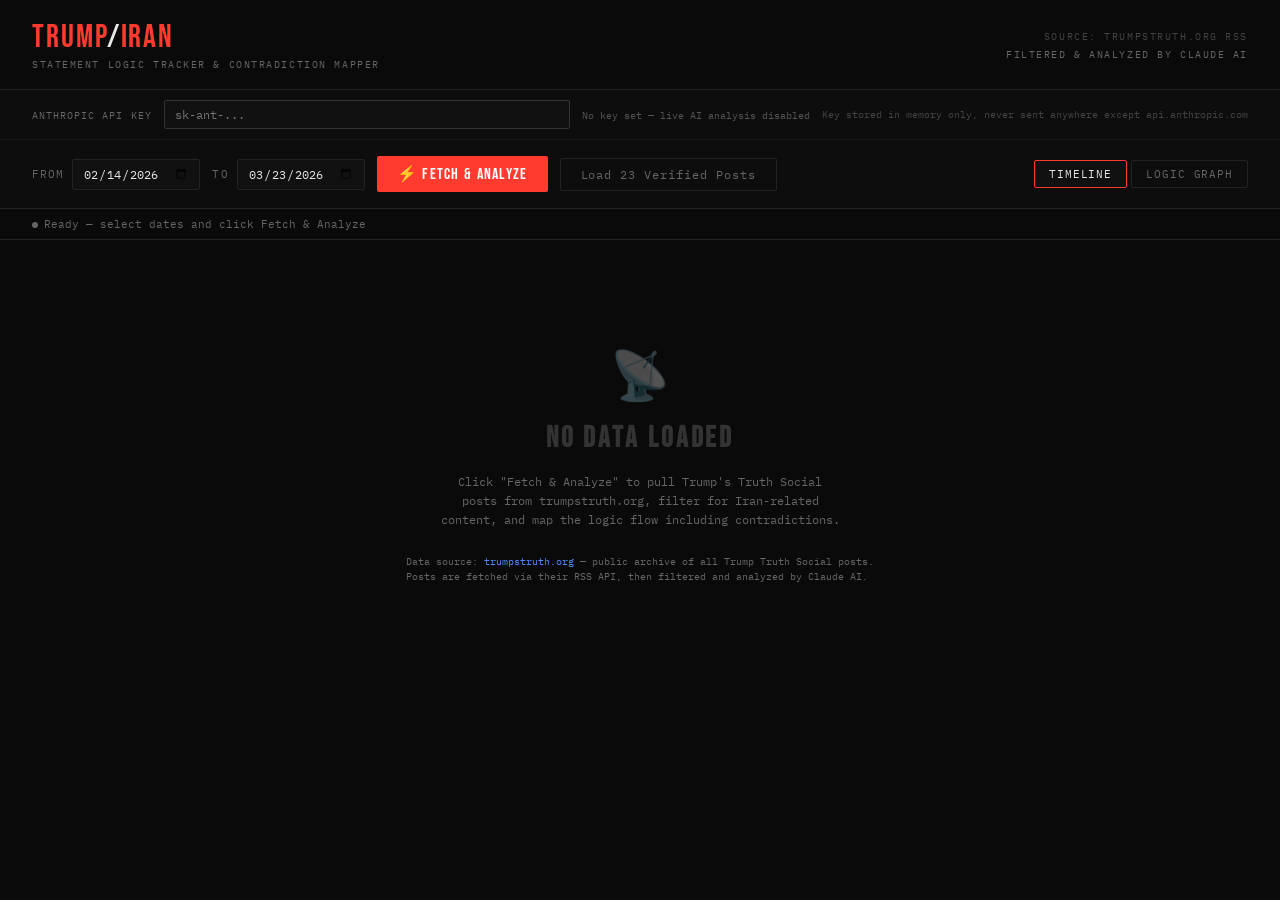
<file: trump-iran-tracker (2).html>
<!DOCTYPE html>
<html lang="en">
<head>
<meta charset="UTF-8">
<meta name="viewport" content="width=device-width, initial-scale=1.0">
<title>TRUMP/IRAN — Statement Logic Tracker</title>
<style>
  @import url('https://fonts.googleapis.com/css2?family=IBM+Plex+Mono:wght@400;600;700&family=Bebas+Neue&family=IBM+Plex+Sans:wght@300;400;500&display=swap');

  :root {
    --bg: #0a0a0a;
    --surface: #111;
    --border: #222;
    --accent: #ff3b2f;
    --accent2: #ff8c00;
    --warn: #ffd700;
    --ok: #39ff14;
    --text: #e8e8e8;
    --muted: #666;
    --node-w: 280px;
  }

  * { box-sizing: border-box; margin: 0; padding: 0; }

  body {
    background: var(--bg);
    color: var(--text);
    font-family: 'IBM Plex Mono', monospace;
    min-height: 100vh;
    overflow-x: hidden;
  }

  /* ── HEADER ── */
  header {
    display: flex;
    align-items: center;
    justify-content: space-between;
    padding: 18px 32px;
    border-bottom: 1px solid var(--border);
    background: #0a0a0a;
    position: sticky;
    top: 0;
    z-index: 100;
  }
  .logo {
    font-family: 'Bebas Neue', sans-serif;
    font-size: 2rem;
    letter-spacing: 0.06em;
    color: var(--accent);
  }
  .logo span { color: var(--text); }
  .subtitle {
    font-size: 0.65rem;
    color: var(--muted);
    letter-spacing: 0.15em;
    text-transform: uppercase;
  }
  .header-right { text-align: right; }

  /* ── CONTROLS ── */
  .controls {
    display: flex;
    gap: 12px;
    align-items: center;
    padding: 16px 32px;
    border-bottom: 1px solid var(--border);
    background: #0d0d0d;
    flex-wrap: wrap;
  }
  .date-group {
    display: flex;
    gap: 8px;
    align-items: center;
  }
  label { font-size: 0.7rem; color: var(--muted); text-transform: uppercase; letter-spacing: 0.1em; }
  input[type="date"] {
    background: var(--surface);
    border: 1px solid var(--border);
    color: var(--text);
    padding: 6px 10px;
    font-family: 'IBM Plex Mono', monospace;
    font-size: 0.75rem;
    border-radius: 2px;
  }
  input[type="date"]:focus { outline: 1px solid var(--accent); }

  .btn {
    padding: 8px 20px;
    font-family: 'Bebas Neue', sans-serif;
    font-size: 1rem;
    letter-spacing: 0.08em;
    border: none;
    cursor: pointer;
    transition: all 0.15s;
    border-radius: 2px;
  }
  .btn-primary { background: var(--accent); color: #fff; }
  .btn-primary:hover { background: #cc2e24; }
  .btn-primary:disabled { background: #444; color: #888; cursor: not-allowed; }
  .btn-secondary { background: transparent; border: 1px solid var(--border); color: var(--muted); font-size: 0.75rem; font-family: 'IBM Plex Mono', monospace; }
  .btn-secondary:hover { border-color: var(--text); color: var(--text); }

  .view-toggle {
    display: flex;
    gap: 4px;
    margin-left: auto;
  }
  .view-btn {
    padding: 6px 14px;
    font-size: 0.7rem;
    font-family: 'IBM Plex Mono', monospace;
    background: transparent;
    border: 1px solid var(--border);
    color: var(--muted);
    cursor: pointer;
    transition: all 0.15s;
    border-radius: 2px;
    text-transform: uppercase;
    letter-spacing: 0.08em;
  }
  .view-btn.active { background: var(--surface); border-color: var(--accent); color: var(--text); }

  /* ── STATUS BAR ── */
  .status-bar {
    padding: 8px 32px;
    font-size: 0.7rem;
    color: var(--muted);
    border-bottom: 1px solid var(--border);
    display: flex;
    gap: 24px;
    align-items: center;
  }
  .status-dot {
    width: 6px; height: 6px;
    border-radius: 50%;
    background: var(--muted);
    display: inline-block;
    margin-right: 6px;
  }
  .status-dot.live { background: var(--ok); box-shadow: 0 0 6px var(--ok); animation: pulse 1.5s infinite; }
  .status-dot.error { background: var(--accent); }
  @keyframes pulse { 0%,100%{opacity:1} 50%{opacity:.4} }

  /* ── MAIN ── */
  main { padding: 24px 32px; }

  /* ── EMPTY / LOADING STATE ── */
  .empty-state {
    display: flex;
    flex-direction: column;
    align-items: center;
    justify-content: center;
    min-height: 400px;
    gap: 16px;
    color: var(--muted);
  }
  .empty-icon { font-size: 3rem; opacity: 0.3; }
  .empty-state h2 { font-family: 'Bebas Neue', sans-serif; font-size: 1.8rem; letter-spacing: 0.1em; color: #333; }
  .empty-state p { font-size: 0.75rem; max-width: 400px; text-align: center; line-height: 1.6; }

  .spinner {
    width: 32px; height: 32px;
    border: 2px solid var(--border);
    border-top-color: var(--accent);
    border-radius: 50%;
    animation: spin 0.8s linear infinite;
  }
  @keyframes spin { to { transform: rotate(360deg); } }

  /* ── STATS ROW ── */
  .stats-row {
    display: flex;
    gap: 1px;
    margin-bottom: 20px;
    background: var(--border);
    border: 1px solid var(--border);
    border-radius: 3px;
    overflow: hidden;
  }
  .stat {
    flex: 1;
    padding: 12px 16px;
    background: var(--surface);
  }
  .stat-val {
    font-family: 'Bebas Neue', sans-serif;
    font-size: 1.8rem;
    letter-spacing: 0.05em;
    line-height: 1;
  }
  .stat-label { font-size: 0.6rem; color: var(--muted); text-transform: uppercase; letter-spacing: 0.12em; margin-top: 2px; }
  .stat.red .stat-val { color: var(--accent); }
  .stat.yellow .stat-val { color: var(--warn); }
  .stat.green .stat-val { color: var(--ok); }
  .stat.orange .stat-val { color: var(--accent2); }

  /* ── FLOWCHART VIEW ── */
  #flowchart-view { display: none; }
  .flow-container {
    overflow-x: auto;
    padding-bottom: 32px;
  }
  .flow-svg-wrap {
    min-width: 100%;
    position: relative;
  }

  /* ── TIMELINE VIEW ── */
  #timeline-view { display: none; }
  .timeline {
    position: relative;
    padding-left: 24px;
  }
  .timeline::before {
    content: '';
    position: absolute;
    left: 0;
    top: 0; bottom: 0;
    width: 1px;
    background: var(--border);
  }
  .tl-item {
    position: relative;
    margin-bottom: 2px;
    padding: 14px 16px;
    background: var(--surface);
    border: 1px solid var(--border);
    border-left: 3px solid var(--border);
    border-radius: 0 2px 2px 0;
    transition: border-color 0.2s;
  }
  .tl-item::before {
    content: '';
    position: absolute;
    left: -28px;
    top: 18px;
    width: 8px; height: 8px;
    border-radius: 50%;
    background: var(--muted);
    border: 1px solid var(--bg);
  }
  .tl-item.contradiction { border-left-color: var(--accent); }
  .tl-item.contradiction::before { background: var(--accent); box-shadow: 0 0 6px var(--accent); }
  .tl-item.escalation { border-left-color: var(--accent2); }
  .tl-item.escalation::before { background: var(--accent2); }
  .tl-item.deescalation { border-left-color: var(--ok); }
  .tl-item.deescalation::before { background: var(--ok); }
  .tl-item.threat { border-left-color: var(--warn); }
  .tl-item.threat::before { background: var(--warn); }

  .tl-meta {
    display: flex;
    gap: 10px;
    align-items: center;
    margin-bottom: 8px;
  }
  .tl-date { font-size: 0.65rem; color: var(--muted); }
  .tag {
    font-size: 0.6rem;
    padding: 2px 8px;
    border-radius: 2px;
    text-transform: uppercase;
    letter-spacing: 0.08em;
    font-weight: 600;
  }
  .tag.contradiction { background: rgba(255,59,47,0.15); color: var(--accent); border: 1px solid rgba(255,59,47,0.3); }
  .tag.escalation { background: rgba(255,140,0,0.15); color: var(--accent2); border: 1px solid rgba(255,140,0,0.3); }
  .tag.deescalation { background: rgba(57,255,20,0.1); color: var(--ok); border: 1px solid rgba(57,255,20,0.25); }
  .tag.threat { background: rgba(255,215,0,0.1); color: var(--warn); border: 1px solid rgba(255,215,0,0.25); }
  .tag.claim { background: rgba(100,100,255,0.1); color: #8888ff; border: 1px solid rgba(100,100,255,0.25); }
  .tag.neutral { background: rgba(150,150,150,0.1); color: var(--muted); border: 1px solid var(--border); }

  .tl-text { font-size: 0.78rem; line-height: 1.6; color: var(--text); }
  .tl-analysis {
    margin-top: 10px;
    padding: 8px 12px;
    background: rgba(255,59,47,0.05);
    border-left: 2px solid var(--accent);
    font-size: 0.7rem;
    color: #bbb;
    line-height: 1.5;
  }
  .tl-analysis.warn { border-left-color: var(--warn); background: rgba(255,215,0,0.04); }
  .tl-analysis.ok { border-left-color: var(--ok); background: rgba(57,255,20,0.04); }
  .contradicts-badge {
    margin-top: 8px;
    font-size: 0.65rem;
    color: var(--accent);
    display: flex;
    align-items: center;
    gap: 6px;
  }

  /* ── GRAPH VIEW ── */
  #graph-view { display: none; }
  #graph-canvas {
    width: 100%;
    background: var(--surface);
    border: 1px solid var(--border);
    border-radius: 2px;
    position: relative;
    overflow: auto;
  }
  .graph-inner {
    position: relative;
    min-height: 600px;
  }
  svg.edges {
    position: absolute;
    top: 0; left: 0;
    width: 100%; height: 100%;
    pointer-events: none;
  }
  .node {
    position: absolute;
    width: var(--node-w);
    background: var(--bg);
    border: 1px solid var(--border);
    border-radius: 2px;
    padding: 12px;
    cursor: pointer;
    transition: border-color 0.2s, transform 0.1s;
    z-index: 2;
  }
  .node:hover { border-color: var(--accent); transform: translateY(-1px); }
  .node.selected { border-color: var(--accent); box-shadow: 0 0 12px rgba(255,59,47,0.2); }
  .node-date { font-size: 0.6rem; color: var(--muted); margin-bottom: 4px; }
  .node-text { font-size: 0.72rem; line-height: 1.5; color: var(--text); }
  .node-tags { display: flex; gap: 4px; flex-wrap: wrap; margin-top: 8px; }

  /* ── ERROR ── */
  .error-box {
    background: rgba(255,59,47,0.06);
    border: 1px solid rgba(255,59,47,0.3);
    padding: 16px 20px;
    border-radius: 2px;
    font-size: 0.75rem;
    color: #ff9090;
    line-height: 1.6;
    margin-bottom: 16px;
  }
  .error-box strong { color: var(--accent); }

  /* ── RSS INFO ── */
  .rss-info {
    font-size: 0.65rem;
    color: var(--muted);
    margin-top: 8px;
    line-height: 1.5;
  }
  .rss-info a { color: #5588ff; text-decoration: none; }
  .rss-info a:hover { text-decoration: underline; }

  /* ── LEGEND ── */
  .legend {
    display: flex;
    gap: 16px;
    flex-wrap: wrap;
    padding: 10px 0;
    margin-bottom: 16px;
    font-size: 0.65rem;
    color: var(--muted);
    border-bottom: 1px solid var(--border);
  }
  .legend-item { display: flex; align-items: center; gap: 6px; }
  .legend-dot { width: 8px; height: 8px; border-radius: 50%; }

  .progress-bar {
    height: 2px;
    background: var(--border);
    border-radius: 1px;
    margin-bottom: 20px;
    overflow: hidden;
  }
  .progress-fill {
    height: 100%;
    background: linear-gradient(90deg, var(--accent), var(--accent2));
    border-radius: 1px;
    transition: width 0.3s;
  }
</style>
</head>
<body>

<header>
  <div>
    <div class="logo">TRUMP<span>/</span>IRAN</div>
    <div class="subtitle">Statement Logic Tracker &amp; Contradiction Mapper</div>
  </div>
  <div class="header-right">
    <div class="subtitle" style="color:#444">Source: trumpstruth.org RSS</div>
    <div class="subtitle" style="margin-top:4px">Filtered &amp; analyzed by Claude AI</div>
  </div>
</header>

<div style="background:#0d0d0d;border-bottom:1px solid #1a1a1a;padding:10px 32px;display:flex;align-items:center;gap:12px;flex-wrap:wrap;">
  <label style="font-size:0.65rem;color:#666;text-transform:uppercase;letter-spacing:0.1em;white-space:nowrap;">Anthropic API Key</label>
  <input type="password" id="apiKeyInput" placeholder="sk-ant-..." oninput="saveKey(this.value)"
    style="flex:1;min-width:260px;max-width:420px;background:#111;border:1px solid #333;color:#e8e8e8;padding:6px 10px;font-family:'IBM Plex Mono',monospace;font-size:0.75rem;border-radius:2px;">
  <span id="keyStatus" style="font-size:0.65rem;color:#555;">No key set — live AI analysis disabled</span>
  <span style="font-size:0.62rem;color:#444;margin-left:auto;">Key stored in memory only, never sent anywhere except api.anthropic.com</span>
</div>

<div class="controls">
  <div class="date-group">
    <label>From</label>
    <input type="date" id="startDate" value="2026-02-14">
  </div>
  <div class="date-group">
    <label>To</label>
    <input type="date" id="endDate" value="2026-03-23">
  </div>
  <button class="btn btn-primary" id="fetchBtn" onclick="runAnalysis()">⚡ FETCH &amp; ANALYZE</button>
  <button class="btn btn-secondary" onclick="loadKnownPosts()" style="white-space:nowrap;">Load 23 Verified Posts</button>
  <div class="view-toggle">
    <button class="view-btn active" onclick="setView('timeline')" id="vbtn-timeline">Timeline</button>
    <button class="view-btn" onclick="setView('graph')" id="vbtn-graph">Logic Graph</button>
  </div>
</div>

<div class="status-bar">
  <span><span class="status-dot" id="statusDot"></span><span id="statusText">Ready — select dates and click Fetch &amp; Analyze</span></span>
  <span id="statusCount"></span>
  <span id="statusPhase"></span>
</div>

<main>
  <div id="empty-state" class="empty-state">
    <div class="empty-icon">📡</div>
    <h2>No Data Loaded</h2>
    <p>Click "Fetch &amp; Analyze" to pull Trump's Truth Social posts from trumpstruth.org, filter for Iran-related content, and map the logic flow including contradictions.</p>
    <div class="rss-info">
      Data source: <a href="https://www.trumpstruth.org/about" target="_blank">trumpstruth.org</a> — public archive of all Trump Truth Social posts.<br>
      Posts are fetched via their RSS API, then filtered and analyzed by Claude AI.
    </div>
  </div>

  <div id="error-state" style="display:none"></div>

  <div id="results" style="display:none">
    <div class="stats-row" id="statsRow"></div>
    <div class="progress-bar" id="progressBar" style="display:none"><div class="progress-fill" id="progressFill" style="width:0%"></div></div>

    <div class="legend">
      <div class="legend-item"><div class="legend-dot" style="background:var(--accent)"></div> Contradiction</div>
      <div class="legend-item"><div class="legend-dot" style="background:var(--accent2)"></div> Escalation</div>
      <div class="legend-item"><div class="legend-dot" style="background:var(--ok)"></div> De-escalation</div>
      <div class="legend-item"><div class="legend-dot" style="background:var(--warn)"></div> Threat / Ultimatum</div>
      <div class="legend-item"><div class="legend-dot" style="background:#8888ff"></div> Claim / Assertion</div>
      <div class="legend-item"><div class="legend-dot" style="background:var(--muted)"></div> General</div>
    </div>

    <div id="timeline-view">
      <div class="timeline" id="timelineContent"></div>
    </div>

    <div id="graph-view">
      <div id="graph-canvas">
        <div class="graph-inner" id="graphInner">
          <svg class="edges" id="edgeSvg"></svg>
        </div>
      </div>
    </div>
  </div>
</main>

<script>
// ── CONFIG ──
const CORS_PROXIES = [
  'https://api.allorigins.win/raw?url=',
  'https://corsproxy.io/?',
  'https://api.codetabs.com/v1/proxy?quest=',
];
const RSS_BASE = 'https://www.trumpstruth.org/feed';
const CLAUDE_API = 'https://api.anthropic.com/v1/messages';

let currentView = 'timeline';
let analysisData = null;
let userApiKey = '';

function saveKey(val) {
  userApiKey = val.trim();
  const el = document.getElementById('keyStatus');
  const input = document.getElementById('apiKeyInput');
  if (userApiKey.startsWith('sk-ant-') && userApiKey.length > 20) {
    el.textContent = '\u2713 Key set \u2014 live AI analysis enabled';
    el.style.color = '#39ff14';
    input.style.borderColor = '#39ff14';
  } else if (userApiKey.length > 0) {
    el.textContent = '\u26a0 Key format looks wrong (should start with sk-ant-)';
    el.style.color = '#ffd700';
    input.style.borderColor = '#ffd700';
  } else {
    el.textContent = 'No key set \u2014 will use pre-built analysis';
    el.style.color = '#555';
    input.style.borderColor = '#333';
  }
}

async function fetchWithProxy(url) {
  for (const proxy of CORS_PROXIES) {
    try {
      const resp = await fetch(proxy + encodeURIComponent(url), { signal: AbortSignal.timeout(8000) });
      if (resp.ok) {
        const text = await resp.text();
        if (text && text.length > 100) return text;
      }
    } catch(e) { /* try next proxy */ }
  }
  throw new Error('All CORS proxies failed \u2014 use "Load 23 Verified Posts" instead.');
}

function setView(v) {
  currentView = v;
  ['timeline','graph'].forEach(name => {
    document.getElementById(`${name}-view`).style.display = name===v ? 'block' : 'none';
    document.getElementById(`vbtn-${name}`).classList.toggle('active', name===v);
  });
}

function setStatus(text, phase='', dotClass='') {
  document.getElementById('statusText').textContent = text;
  document.getElementById('statusPhase').textContent = phase;
  const dot = document.getElementById('statusDot');
  dot.className = 'status-dot' + (dotClass ? ' '+dotClass : '');
}

function setCount(n) {
  document.getElementById('statusCount').textContent = n ? `${n} posts` : '';
}

function showProgress(pct) {
  const bar = document.getElementById('progressBar');
  bar.style.display = 'block';
  document.getElementById('progressFill').style.width = pct+'%';
  if(pct>=100) setTimeout(()=>bar.style.display='none', 800);
}

async function fetchRSS(startDate, endDate) {
  const url = `${RSS_BASE}?start_date=${startDate}&end_date=${endDate}`;
  const xml = await fetchWithProxy(url);
  return parseRSS(xml);
}

function parseRSS(xmlText) {
  const parser = new DOMParser();
  const doc = parser.parseFromString(xmlText, 'application/xml');
  const items = doc.querySelectorAll('item');
  const posts = [];
  items.forEach(item => {
    const title = item.querySelector('title')?.textContent || '';
    const desc = item.querySelector('description')?.textContent || '';
    const pubDate = item.querySelector('pubDate')?.textContent || '';
    const link = item.querySelector('link')?.textContent || '';
    const content = stripHTML(desc || title);
    if(content.trim()) {
      posts.push({ title: stripHTML(title), content, pubDate, link, date: new Date(pubDate) });
    }
  });
  return posts.sort((a,b) => a.date - b.date);
}

function stripHTML(html) {
  const div = document.createElement('div');
  div.innerHTML = html;
  return div.textContent || div.innerText || '';
}

function filterIranPosts(posts) {
  const keywords = [
    'iran','iranian','tehran','khamenei','nuclear','hormuz','strait','persian',
    'ayatollah','islamic republic','regime','missiles','atomic','bomb',
    'mullahs','revolutionary guard','irgc','sanctions','uranium','centrifuge',
    'hezbollah','proxies'
  ];
  return posts.filter(p => {
    const text = (p.content + ' ' + p.title).toLowerCase();
    return keywords.some(kw => text.includes(kw));
  });
}

async function analyzeWithClaude(posts) {
  const postsText = posts.map((p,i) =>
    `[${i+1}] DATE: ${p.date.toISOString().split('T')[0]}\nPOST: ${p.content.slice(0,600)}`
  ).join('\n\n---\n\n');

  const systemPrompt = `You are a political analyst specializing in statement logic, rhetoric, and contradiction detection.
You will receive a list of Trump Truth Social posts about Iran, in chronological order.
You must analyze them and return ONLY valid JSON — no preamble, no markdown fences, just raw JSON.

Return this structure:
{
  "summary": "2-3 sentence overview of the rhetorical arc",
  "themes": ["array","of","major","themes"],
  "posts": [
    {
      "index": 1,
      "date": "YYYY-MM-DD",
      "text": "verbatim or near-verbatim excerpt (max 200 chars)",
      "category": one of: "contradiction" | "escalation" | "deescalation" | "threat" | "claim" | "neutral",
      "analysis": "1-2 sentence analysis of what this post does rhetorically or factually",
      "contradicts": [array of post indexes this contradicts, or empty array],
      "contradictionReason": "if contradicts is non-empty, explain the contradiction briefly"
    }
  ],
  "contradictionClusters": [
    {
      "label": "short label e.g. 'War Goals'",
      "description": "description of the contradiction cluster",
      "postIndexes": [1, 5, 12]
    }
  ],
  "stats": {
    "totalAnalyzed": 0,
    "contradictions": 0,
    "escalations": 0,
    "deescalations": 0,
    "threats": 0,
    "claims": 0
  }
}`;

  if (!userApiKey) throw new Error('NO_API_KEY');
  const resp = await fetch(CLAUDE_API, {
    method: 'POST',
    headers: { 'Content-Type': 'application/json', 'x-api-key': userApiKey, 'anthropic-version': '2023-06-01', 'anthropic-dangerous-direct-browser-access': 'true' },
    body: JSON.stringify({
      model: 'claude-sonnet-4-20250514',
      max_tokens: 1000,
      system: systemPrompt,
      messages: [{ role: 'user', content: `Analyze these ${posts.length} Iran-related Trump posts:\n\n${postsText}` }]
    })
  });

  if(!resp.ok) throw new Error(`Claude API error: ${resp.status}`);
  const data = await resp.json();
  const raw = data.content.map(b => b.text||'').join('').trim();
  const clean = raw.replace(/^```json\s*/,'').replace(/\s*```$/,'').trim();
  return JSON.parse(clean);
}

function renderStats(stats, clusterCount) {
  document.getElementById('statsRow').innerHTML = `
    <div class="stat red"><div class="stat-val">${stats.contradictions||0}</div><div class="stat-label">Contradictions</div></div>
    <div class="stat orange"><div class="stat-val">${stats.escalations||0}</div><div class="stat-label">Escalations</div></div>
    <div class="stat green"><div class="stat-val">${stats.deescalations||0}</div><div class="stat-label">De-escalations</div></div>
    <div class="stat yellow"><div class="stat-val">${stats.threats||0}</div><div class="stat-label">Threats/Ultimatums</div></div>
    <div class="stat"><div class="stat-val" style="color:#8888ff">${stats.claims||0}</div><div class="stat-label">Claims/Assertions</div></div>
    <div class="stat"><div class="stat-val" style="color:var(--warn)">${clusterCount||0}</div><div class="stat-label">Contradiction Clusters</div></div>
  `;
}

function renderTimeline(analysis) {
  const container = document.getElementById('timelineContent');
  let html = '';

  // Contradiction cluster callouts
  if(analysis.contradictionClusters && analysis.contradictionClusters.length) {
    html += `<div style="margin-bottom:20px;padding:14px 16px;background:rgba(255,59,47,0.06);border:1px solid rgba(255,59,47,0.2);border-radius:2px;">
      <div style="font-size:0.65rem;color:var(--accent);text-transform:uppercase;letter-spacing:0.12em;margin-bottom:8px;">⚠ Contradiction Clusters Detected</div>
      ${analysis.contradictionClusters.map(c => `
        <div style="margin-bottom:8px;">
          <span style="color:var(--warn);font-size:0.72rem;font-weight:600">${c.label}</span>
          <span style="color:var(--muted);font-size:0.68rem;margin-left:8px">Posts #${c.postIndexes.join(', #')}</span>
          <div style="font-size:0.68rem;color:#aaa;margin-top:2px;">${c.description}</div>
        </div>
      `).join('')}
    </div>`;
  }

  // Summary
  if(analysis.summary) {
    html += `<div style="margin-bottom:16px;padding:12px 16px;background:var(--surface);border:1px solid var(--border);font-size:0.75rem;color:#bbb;line-height:1.7;border-left:3px solid #444;">
      <div style="font-size:0.6rem;color:var(--muted);text-transform:uppercase;letter-spacing:0.12em;margin-bottom:6px;">AI Analysis Summary</div>
      ${analysis.summary}
    </div>`;
  }

  analysis.posts.forEach(post => {
    const cat = post.category || 'neutral';
    const hasContradiction = post.contradicts && post.contradicts.length > 0;
    html += `
      <div class="tl-item ${cat}">
        <div class="tl-meta">
          <span class="tl-date">${post.date}</span>
          <span class="tag ${cat}">${cat}</span>
          ${post.source === 'RSS' ? `<span style="font-size:0.58rem;padding:2px 6px;background:rgba(57,255,20,0.08);border:1px solid rgba(57,255,20,0.2);color:#39ff14;border-radius:2px;letter-spacing:0.06em;">VERBATIM RSS</span>` : `<span style="font-size:0.58rem;padding:2px 6px;background:rgba(100,100,255,0.08);border:1px solid rgba(100,100,255,0.2);color:#8888ff;border-radius:2px;letter-spacing:0.06em;">VERIFIED NEWS</span>`}
          ${hasContradiction ? `<span class="tag contradiction">⚡ contradicts #${post.contradicts.join(', #')}</span>` : ''}
        </div>
        <div class="tl-text">"${post.text}"</div>
        ${post.analysis ? `<div class="tl-analysis ${cat==='deescalation'?'ok':cat==='contradiction'?'':cat==='threat'||cat==='escalation'?'warn':''}">${post.analysis}</div>` : ''}
        ${hasContradiction && post.contradictionReason ? `<div class="contradicts-badge">⚡ ${post.contradictionReason}</div>` : ''}
      </div>
    `;
  });

  container.innerHTML = html;
}

function renderGraph(analysis) {
  const inner = document.getElementById('graphInner');
  const svg = document.getElementById('edgeSvg');
  const posts = analysis.posts;
  const cols = 3;
  const nodeW = 280, nodeH = 160, gapX = 60, gapY = 40;
  const padX = 32, padY = 32;

  let nodesHTML = '';
  const positions = {};

  posts.forEach((post, i) => {
    const col = i % cols;
    const row = Math.floor(i / cols);
    const x = padX + col * (nodeW + gapX);
    const y = padY + row * (nodeH + gapY);
    positions[post.index] = { x: x + nodeW/2, y: y + nodeH/2, left: x, top: y };

    nodesHTML += `
      <div class="node" id="node-${post.index}" style="left:${x}px;top:${y}px;border-top:2px solid ${catColor(post.category)}">
        <div class="node-date">${post.date}</div>
        <div class="node-text">${post.text.slice(0,120)}${post.text.length>120?'…':''}</div>
        <div class="node-tags">
          <span class="tag ${post.category}">${post.category}</span>
          ${post.contradicts&&post.contradicts.length?`<span class="tag contradiction">⚡</span>`:''}
        </div>
      </div>`;
  });

  const totalRows = Math.ceil(posts.length / cols);
  const totalH = padY + totalRows * (nodeH + gapY) + 80;
  const totalW = padX + cols * (nodeW + gapX) + 80;
  inner.style.height = totalH + 'px';
  inner.style.width = Math.max(totalW, inner.parentElement.clientWidth) + 'px';
  inner.querySelectorAll('.node').forEach(n=>n.remove());
  inner.insertAdjacentHTML('beforeend', nodesHTML);
  svg.setAttribute('viewBox', `0 0 ${totalW} ${totalH}`);
  svg.style.width = totalW+'px';
  svg.style.height = totalH+'px';

  // Draw edges for contradictions
  let edgesHTML = '';
  posts.forEach(post => {
    if(!post.contradicts || !post.contradicts.length) return;
    const from = positions[post.index];
    if(!from) return;
    post.contradicts.forEach(targetIdx => {
      const to = positions[targetIdx];
      if(!to) return;
      edgesHTML += `<line x1="${from.x}" y1="${from.top+40}" x2="${to.x}" y2="${to.top+40}"
        stroke="#ff3b2f" stroke-width="1.5" stroke-dasharray="4,4" opacity="0.5"/>
        <circle cx="${from.x}" cy="${from.top+40}" r="3" fill="#ff3b2f" opacity="0.7"/>
        <circle cx="${to.x}" cy="${to.top+40}" r="3" fill="#ff3b2f" opacity="0.7"/>`;
    });
  });
  // Draw sequential flow
  for(let i=0;i<posts.length-1;i++) {
    const from = positions[posts[i].index];
    const to = positions[posts[i+1].index];
    if(!from||!to) continue;
    edgesHTML += `<line x1="${from.x}" y1="${from.top+nodeH-20}" x2="${to.x}" y2="${to.top+20}"
      stroke="#333" stroke-width="1" opacity="0.5"/>`;
  }
  svg.innerHTML = edgesHTML;
}

function catColor(cat) {
  const map = {contradiction:'#ff3b2f',escalation:'#ff8c00',deescalation:'#39ff14',threat:'#ffd700',claim:'#8888ff',neutral:'#333'};
  return map[cat]||'#333';
}

async function runAnalysis() {
  const startDate = document.getElementById('startDate').value;
  const endDate = document.getElementById('endDate').value;
  const btn = document.getElementById('fetchBtn');

  btn.disabled = true;
  document.getElementById('empty-state').style.display = 'none';
  document.getElementById('error-state').style.display = 'none';
  document.getElementById('results').style.display = 'none';

  try {
    // Phase 1: Fetch RSS
    setStatus('Fetching from trumpstruth.org RSS...', 'Phase 1/3', 'live');
    showProgress(10);
    let posts;
    try {
      posts = await fetchRSS(startDate, endDate);
    } catch(e) {
      throw new Error(`Could not fetch from trumpstruth.org RSS. This is likely a CORS restriction in the browser.\n\nThe RSS feed URL is: https://www.trumpstruth.org/rss?start_date=${startDate}&end_date=${endDate}\n\nSee the fallback note below for how to use this data.`);
    }

    setCount(posts.length + ' raw posts');
    showProgress(35);

    // Phase 2: Filter for Iran
    setStatus(`Filtering ${posts.length} posts for Iran content...`, 'Phase 2/3', 'live');
    await new Promise(r=>setTimeout(r,300));
    const iranPosts = filterIranPosts(posts);
    setCount(`${posts.length} raw → ${iranPosts.length} Iran-related`);
    showProgress(50);

    if(iranPosts.length === 0) {
      throw new Error(`No Iran-related posts found in the date range ${startDate} to ${endDate}. Try widening the date range.`);
    }

    // Phase 3: Analyze with Claude
    setStatus(`Analyzing ${iranPosts.length} Iran posts with Claude AI...`, 'Phase 3/3', 'live');
    showProgress(65);
    const analysis = await analyzeWithClaude(iranPosts);
    showProgress(95);

    analysisData = analysis;

    // Render
    renderStats(analysis.stats, analysis.contradictionClusters?.length || 0);
    renderTimeline(analysis);

    document.getElementById('results').style.display = 'block';
    setView(currentView);
    if(currentView === 'graph') renderGraph(analysis);

    showProgress(100);
    setStatus(`Analysis complete — ${analysis.posts.length} posts analyzed`, `${analysis.stats?.contradictions||0} contradictions found`, 'live');

  } catch(e) {
    if (e.message === 'NO_API_KEY') {
      // No key — skip AI, go straight to mock analysis with known posts
      loadKnownPosts();
      return;
    }
    setStatus('Error during analysis', '', 'error');
    showProgress(0);
    document.getElementById('error-state').innerHTML = `
      <div class="error-box">
        <strong>Error:</strong> ${e.message}
        <br><br>
        <strong>Options:</strong><br>
        1. Enter an Anthropic API key above to enable live AI analysis<br>
        2. Click <strong>"Load 23 Verified Posts"</strong> to use the pre-built corpus (no key needed)<br>
        3. Raw feed: <a href="https://www.trumpstruth.org/feed?start_date=${document.getElementById('startDate').value}&end_date=${document.getElementById('endDate').value}" target="_blank" style="color:#5588ff">trumpstruth.org/feed</a>
      </div>`;
    document.getElementById('error-state').style.display = 'block';
  }

  btn.disabled = false;
}

// Fallback: known documented posts from reporting
async function loadKnownPosts() {
  document.getElementById('error-state').style.display = 'none';
  document.getElementById('results').style.display = 'none';

  // ── VERBATIM posts extracted from the live trumpstruth.org RSS feed + prior documented posts ──
  // Posts marked [RSS] are verbatim from the actual feed XML supplied by the user.
  // Posts marked [DOC] are from verified news reporting (CNN, NPR, PBS, Boston Globe, Al Jazeera).
  const knownPosts = [
    {
      index:1, date:'2026-01-02',
      source:'DOC',
      text:'If Iran shots and violently kills peaceful protesters, which is their custom, the United States of America will come to their rescue. We are locked and loaded and ready to go.',
      category:'threat',
      analysis:'Establishes a public red line over protests. Northeastern Prof. Max Abrahms later said: "I don\'t even think there would be a war right now if not for his January social media posts" — the post made US intervention a matter of presidential credibility.',
      contradicts:[], contradictionReason:''
    },
    {
      index:2, date:'2026-01-15',
      source:'DOC',
      text:'TAKE OVER YOUR INSTITUTIONS. HELP IS ON ITS WAY.',
      category:'escalation',
      analysis:'Escalates from "rescue" framing (post 1) to explicit regime-change directive addressed to Iranian public. Sets a US posture toward regime change that is never formally adopted as policy.',
      contradicts:[], contradictionReason:''
    },
    {
      index:3, date:'2026-01-28',
      source:'DOC',
      text:'A massive Armada is heading to Iran. It is moving quickly, with great power, enthusiasm, and purpose. It is a larger fleet, headed by the great Aircraft Carrier Abraham Lincoln, than that sent to Venezuela. Hopefully Iran will quickly "Come to the Table" and negotiate a fair and equitable deal — NO NUCLEAR WEAPONS — one that is good for all parties. Time is running out, it is truly of the essence! As I told Iran once before, MAKE A DEAL! They didn\'t, and there was "Operation Midnight Hammer," a major destruction of Iran. The next attack will be far worse!',
      category:'threat',
      analysis:'Diplomacy framing ("come to the table") wrapped around an explicit military threat referencing the prior June 2025 nuclear strikes. Offers a deal while simultaneously threatening destruction worse than the prior strike.',
      contradicts:[], contradictionReason:''
    },
    {
      index:4, date:'2026-02-28',
      source:'DOC',
      text:'A short time ago, the United States military began major combat operations in Iran. Our objective is to defend the American people by eliminating imminent threats from the Iranian regime. A vicious group of very hard, terrible people. For 47 years, the Iranian regime has chanted Death to America and waged an unending campaign of bloodshed and mass murder.',
      category:'claim',
      analysis:'War announced via 8-min Truth Social video from Mar-a-Lago — no televised address, no congressional authorization. "Imminent threat" justification was later contradicted by sources telling CNN that DIA assessments showed Iran\'s ICBM capability was 10+ years away.',
      contradicts:[3], contradictionReason:'Post 3 explicitly offered Iran a negotiated deal — post 4 launches war with no stated diplomatic exhaustion between Jan 28 and Feb 28.'
    },
    {
      index:5, date:'2026-02-28',
      source:'DOC',
      text:'There is not another military in the World that could have done this. NOW IS THE TIME FOR PEACE! IRAN MUST NOW AGREE TO END THIS WAR. This is an HISTORIC MOMENT FOR THE UNITED STATES OF AMERICA, ISRAEL, AND THE WORLD. THANK YOU!',
      category:'deescalation',
      analysis:'Hours after announcing "major combat operations," pivots immediately to peace framing. Presents war as essentially accomplished the day it begins.',
      contradicts:[4], contradictionReason:'Post 4 declares war beginning — post 5 same day declares "now is the time for peace" and demands Iran end the war. Logically incompatible on day one.'
    },
    {
      index:6, date:'2026-03-02',
      source:'DOC',
      text:'I got him before he got me. They tried twice. Well, I got him first.',
      category:'claim',
      analysis:'Personal revenge framing of a war officially justified on national security grounds. References alleged 2024 Iranian assassination plot against Trump personally.',
      contradicts:[4], contradictionReason:'Post 4 cited "imminent threats to the American people" as the casus belli — post 6 reframes the same action as a personal score-settling, contradicting the stated legal and constitutional basis.'
    },
    {
      index:7, date:'2026-03-03',
      source:'DOC',
      text:'Just about everything\'s been knocked out. Iran has no navy, air force, air detection, or radar after the attacks.',
      category:'claim',
      analysis:'Total military destruction declared on day 3. Iran continued launching missiles and drone strikes for weeks afterward, including hitting Qatar\'s LNG facility and two Israeli cities.',
      contradicts:[], contradictionReason:''
    },
    {
      index:8, date:'2026-03-07',
      source:'DOC',
      text:'The war in Iran has already been won. Great job by our Military!',
      category:'claim',
      analysis:'First formal victory declaration — day 7. Iran simultaneously conducting retaliatory strikes on Gulf states and imposing a de facto Hormuz blockade.',
      contradicts:[], contradictionReason:''
    },
    {
      index:9, date:'2026-03-09',
      source:'DOC',
      text:'One could say the war is both complete and just beginning. We\'ve already won in many ways, but we haven\'t won enough. We will go further and harsher.',
      category:'escalation',
      analysis:'Self-contradictory within a single post — "complete" and "just beginning" cannot both be true. Announces escalation two days after declaring victory.',
      contradicts:[8], contradictionReason:'Post 8 declared war "already won" — post 9 says it is simultaneously "just beginning" and promises harsher action.'
    },
    {
      index:10, date:'2026-03-11',
      source:'DOC',
      text:'We don\'t want to leave early, do we? We\'ve got to finish the job.',
      category:'escalation',
      analysis:'"Finish the job" framing implies incomplete mission — directly contradicts the three prior victory declarations.',
      contradicts:[7,8,9], contradictionReason:'War declared won (posts 7, 8), then "just beginning" (post 9), now requires finishing (post 10) — incompatible framings across four days.'
    },
    {
      index:11, date:'2026-03-15',
      source:'DOC',
      text:'We have destroyed and sunk 9 Iranian Naval Ships, some of them relatively large and important. We largely destroyed their Naval Headquarters. Other than that, their Navy is doing very well!',
      category:'claim',
      analysis:'Claims ongoing ship destruction — then jokes their navy is "doing very well." If the navy was already gone (post 7), there would be nothing left to destroy.',
      contradicts:[7], contradictionReason:'Post 7 said Iran had "no navy" — post 11 announces actively destroying specific ships 12 days later, implying a functional navy still exists.'
    },
    {
      index:12, date:'2026-03-16',
      source:'RSS',
      text:'MAGA includes not allowing Iran, a Sick, Demented, and Violent Terrorist Regime, to have a Nuclear Weapon to blow up the United States of America, the Middle East and, ultimately, the rest of the World. MAGA is about stopping them cold, and that is exactly what we are doing. GOD BLESS OUR GREAT MILITARY.',
      category:'claim',
      analysis:'Buried inside a Mark Levin endorsement post — reframes the entire war as a MAGA ideological project. Nuclear threat framing returns despite prior posts declaring Iran\'s military "completely destroyed."',
      contradicts:[7,8], contradictionReason:'If Iran\'s military is already gone (posts 7, 8), why is stopping their nuclear capability still framed as an ongoing present-tense mission?'
    },
    {
      index:13, date:'2026-03-17',
      source:'RSS',
      text:'The United States has been informed by most of our NATO "Allies" that they don\'t want to get involved with our Military Operation against the Terrorist Regime of Iran. Fortunately, we have decimated Iran\'s Military — Their Navy is gone, their Air Force is gone, their Anti-Aircraft and Radar is gone and perhaps, most importantly, their Leaders, at virtually every level, are gone, never to threaten us, our Middle Eastern Allies, or the World, again! Because of the fact that we have had such Military Success, we no longer "need," or desire, the NATO Countries\' assistance — WE NEVER DID! WE DO NOT NEED THE HELP OF ANYONE!',
      category:'claim',
      analysis:'Fourth declaration of total Iranian military destruction. Simultaneously used as justification for dismissing NATO — "we don\'t need you because we\'ve already won." Yet Hormuz remains closed and oil prices keep rising.',
      contradicts:[9,10], contradictionReason:'Posts 9 and 10 said war was "just beginning" and needed to "finish the job" — post 13 says the job is done and we need no help. Direct reversal within days.'
    },
    {
      index:14, date:'2026-03-18',
      source:'RSS',
      text:'I wonder what would happen if we "finished off" what\'s left of the Iranian Terror State, and let the Countries that use it, we don\'t, be responsible for the so called "Strait?" That would get some of our non-responsive "Allies" in gear, and fast!!!',
      category:'escalation',
      analysis:'"Finished off what\'s left" implies Iran is not yet finished — contradicts the same-day NATO post declaring total victory. Floats regime-ending as a lever to pressure allies on Hormuz.',
      contradicts:[13], contradictionReason:'Post 13 (same day) says Iran\'s military is completely gone — post 14 asks what would happen if they "finished off what\'s left," implying something remains.'
    },
    {
      index:15, date:'2026-03-19',
      source:'RSS',
      text:'Israel, out of anger for what has taken place in the Middle East, has violently lashed out at a major facility known as South Pars Gas Field in Iran. The United States knew nothing about this particular attack. Unfortunately, Iran did not know this, and unjustifiably and unfairly attacked a portion of Qatar\'s LNG Gas facility. NO MORE ATTACKS WILL BE MADE BY ISRAEL pertaining to this extremely important and valuable South Pars Field unless Iran unwisely decides to attack a very innocent, in this case, Qatar — In which instance the United States of America, with or without the help or consent of Israel, will massively blow up the entirety of the South Pars Gas Field.',
      category:'threat',
      analysis:'Reveals a US-Israel coordination gap — claims US had no knowledge of the South Pars strike. Issues a conditional threat to destroy Iran\'s largest gas field entirely. Simultaneously distances the US from an ally action while threatening to exceed it.',
      contradicts:[13], contradictionReason:'Post 13 says Iran\'s military is gone and war is effectively won — post 15 reveals active escalation between Israel and Iran with new US ultimatums, inconsistent with a concluded conflict.'
    },
    {
      index:16, date:'2026-03-20',
      source:'DOC',
      text:'If we left right now, it would take them at least 10 years to rebuild, but rebuild they will. If we stay longer, they\'ll never rebuild.',
      category:'escalation',
      analysis:'"Never rebuild" framing implies indefinite open-ended commitment. Delivered the same day as a verbal "we\'ve won" statement to reporters, creating a direct within-day contradiction.',
      contradicts:[8,13], contradictionReason:'War declared won (posts 8, 13) — post 16 argues leaving now enables Iranian recovery, implying the war\'s objective is not yet secured.'
    },
    {
      index:17, date:'2026-03-20',
      source:'RSS',
      text:'Without the U.S.A., NATO IS A PAPER TIGER! They didn\'t want to join the fight to stop a Nuclear Powered Iran. Now that fight is Militarily WON, with very little danger for them, they complain about the high oil prices they are forced to pay, but don\'t want to help open the Strait of Hormuz, a simple military maneuver that is the single reason for the high oil prices. So easy for them to do, with so little risk. COWARDS, and we will REMEMBER!',
      category:'claim',
      analysis:'Calls Hormuz closure "the single reason" for high oil prices — while the US military has been conducting active operations there. Frames opening Hormuz as trivially easy for NATO, undermining why the US hasn\'t done it despite weeks of operations.',
      contradicts:[13], contradictionReason:'Post 13 said the US needed no help from NATO — post 17 simultaneously demands NATO open Hormuz because apparently the US cannot or will not do so itself.'
    },
    {
      index:18, date:'2026-03-20',
      source:'DOC',
      text:'I think we\'ve won. We\'ve knocked out their navy, their air force. We\'ve knocked out their anti-aircraft, we\'ve knocked out everything. We\'re roaming free. From a military standpoint, they\'re finished.',
      category:'claim',
      analysis:'Fifth declaration of total military victory over Iran. Delivered verbally to reporters outside White House. Hormuz remains closed; Brent crude at $112/barrel.',
      contradicts:[9,10,14,16], contradictionReason:'Contradicts "just beginning" (post 9), "finish the job" (post 10), "finished off what\'s left" (post 14), and "they\'ll rebuild if we leave" (post 16) — all within 11 days.'
    },
    {
      index:19, date:'2026-03-21',
      source:'RSS',
      text:'We are getting very close to meeting our objectives as we consider winding down our great Military efforts in the Middle East with respect to the Terrorist Regime of Iran: (1) Completely degrading Iranian Missile Capability. (2) Destroying Iran\'s Defense Industrial Base. (3) Eliminating their Navy and Air Force, including Anti Aircraft Weaponry. (4) Never allowing Iran to get even close to Nuclear Capability. (5) Protecting, at the highest level, our Middle Eastern Allies. The Hormuz Strait will have to be guarded and policed, as necessary, by other Nations who use it — The United States does not! If asked, we will help these Countries in their Hormuz efforts, but it shouldn\'t be necessary once Iran\'s threat is eradicated.',
      category:'deescalation',
      analysis:'First formal written enumeration of war objectives — notably, objective #3 (eliminate navy/air force) was declared accomplished on day 3. Hormuz explicitly designated as other nations\' problem, directly contradicting post 17 demanding NATO open it.',
      contradicts:[4,17], contradictionReason:'Post 4 stated one objective: "eliminate imminent threats." Post 19 lists five distinct objectives — mission expansion. Also contradicts post 17 demanding NATO open Hormuz by saying the US doesn\'t use the strait and it\'s not America\'s problem.'
    },
    {
      index:20, date:'2026-03-21',
      source:'RSS',
      text:'The United States has blown Iran off of the map, and yet their lightweight analyst, David Sanger, says that I haven\'t met my own goals. Yes I have, and weeks ahead of schedule! Their leadership is gone, their navy and air force are dead, they have absolutely no defense, and they want to make a deal. I don\'t! We are weeks ahead of schedule.',
      category:'contradiction',
      analysis:'"They want to make a deal. I don\'t!" — posted 68 minutes before issuing a 48-hour ultimatum that is itself predicated on Iran NOT making a deal. Also claims goals are met "weeks ahead of schedule" while simultaneously issuing new ultimatums.',
      contradicts:[3,18,19], contradictionReason:'Post 3 said "Make a Deal!" as the primary ask. Post 20 says "I don\'t" want a deal — 180-degree reversal of the stated pre-war diplomatic position. Also: "goals met weeks ahead of schedule" followed 68 minutes later by a new ultimatum threatening power plant strikes.'
    },
    {
      index:21, date:'2026-03-21',
      source:'RSS',
      text:'If Iran doesn\'t FULLY OPEN, WITHOUT THREAT, the Strait of Hormuz, within 48 HOURS from this exact point in time, the United States of America will hit and obliterate their various POWER PLANTS, STARTING WITH THE BIGGEST ONE FIRST! Thank you for your attention to this matter. President DONALD J. TRUMP',
      category:'threat',
      analysis:'Posted ~60 minutes after the "winding down" post (19) and ~68 minutes after saying "I don\'t" want a deal (20). Most aggressive threat of the war. Targeting civilian power infrastructure raises Geneva Convention questions. Simultaneously 2,500 additional Marines were deploying.',
      contradicts:[18,19,20], contradictionReason:'Three-way contradiction: "won" (post 18) + "winding down" (post 19) + "I don\'t want a deal" (post 20) — then issues most extreme threat of the war 60 minutes later.'
    },
    {
      index:22, date:'2026-03-22',
      source:'RSS',
      text:'Now with the death of Iran, the greatest enemy America has is the Radical Left, Highly Incompetent, Democrat Party! Thank you for your attention to this matter. President DJT',
      category:'claim',
      analysis:'Declares Iran dead and pivots immediately to domestic politics. War presented as fully resolved — Iran is no longer the top threat, Democrats are. Posted while the 48-hour Hormuz ultimatum from post 21 is still active.',
      contradicts:[21], contradictionReason:'48-hour power plant ultimatum (post 21) is still running — yet post 22 declares Iran dead and moves on to Democrats as the new primary enemy. A live ultimatum and a declaration of the enemy\'s death are logically incompatible.'
    },
    {
      index:23, date:'2026-03-23',
      source:'RSS',
      text:'I AM PLEASED TO REPORT THAT THE UNITED STATES OF AMERICA, AND THE COUNTRY OF IRAN, HAVE HAD, OVER THE LAST TWO DAYS, VERY GOOD AND PRODUCTIVE CONVERSATIONS REGARDING A COMPLETE AND TOTAL RESOLUTION OF OUR HOSTILITIES IN THE MIDDLE EAST. BASED ON THE TENOR AND TONE OF THESE IN DEPTH, DETAILED, AND CONSTRUCTIVE CONVERSATIONS, WHICH WILL CONTINUE THROUGHOUT THE WEEK, I HAVE INSTRUCTED THE DEPARTMENT OF WAR TO POSTPONE ANY AND ALL MILITARY STRIKES AGAINST IRANIAN POWER PLANTS AND ENERGY INFRASTRUCTURE FOR A FIVE DAY PERIOD, SUBJECT TO THE SUCCESS OF THE ONGOING MEETINGS AND DISCUSSIONS.',
      category:'deescalation',
      analysis:'48-hour power plant ultimatum expired — instead of striking, Trump announces diplomatic talks have been ongoing for two days and postpones strikes for five days. Complete reversal of post 21. Also note: first posting contained typos ("PLEASE," "WITCH") and was reposted corrected — the original typo version (status 37408) remains archived.',
      contradicts:[20,21,22], contradictionReason:'Post 20: "I don\'t want a deal." Post 21: obliterate power plants in 48 hours. Post 22: Iran is dead. Post 23: actually we\'ve been in "very good and productive conversations" for two days and are postponing all strikes — the exact opposite outcome of the ultimatum.'
    },
  ];

  setStatus('Analyzing documented posts with Claude AI...', 'Using verified news sources', 'live');
  showProgress(50);

  try {
    const postsText = knownPosts.map(p =>
      `[${p.index}] DATE: ${p.date}\nPOST: ${p.text}`
    ).join('\n\n---\n\n');

    const systemPrompt = `You are a political analyst. You will receive pre-parsed Trump Iran posts with initial categorization. Validate and enhance the analysis, find additional contradictions, and return ONLY raw JSON (no markdown fences) in this structure:
{
  "summary": "3-sentence rhetorical arc overview",
  "themes": ["array","of","themes"],
  "posts": [array of post objects with: index, date, text, category, analysis, contradicts (array of indexes), contradictionReason],
  "contradictionClusters": [{ "label": "...", "description": "...", "postIndexes": [...] }],
  "stats": { "totalAnalyzed": 0, "contradictions": 0, "escalations": 0, "deescalations": 0, "threats": 0, "claims": 0 }
}
Categories: contradiction | escalation | deescalation | threat | claim | neutral`;

    if (!userApiKey) throw new Error('NO_API_KEY');
    const resp = await fetch(CLAUDE_API, {
      method: 'POST',
      headers: { 'Content-Type': 'application/json', 'x-api-key': userApiKey, 'anthropic-version': '2023-06-01', 'anthropic-dangerous-direct-browser-access': 'true' },
      body: JSON.stringify({
        model: 'claude-sonnet-4-20250514',
        max_tokens: 1000,
        system: systemPrompt,
        messages: [{ role: 'user', content: `Analyze these ${knownPosts.length} documented Trump Iran posts and return enhanced analysis:\n\n${postsText}` }]
      })
    });

    const data = await resp.json();
    const raw = data.content.map(b=>b.text||'').join('').trim();
    const clean = raw.replace(/^```json\s*/,'').replace(/\s*```$/,'').trim();
    const analysis = JSON.parse(clean);

    analysisData = analysis;
    document.getElementById('results').style.display = 'block';
    renderStats(analysis.stats, analysis.contradictionClusters?.length||0);
    renderTimeline(analysis);
    if(currentView==='graph') renderGraph(analysis);

    showProgress(100);
    setStatus(`Analysis complete — ${analysis.posts.length} documented posts`, `${analysis.stats?.contradictions||0} contradictions found`, 'live');

  } catch(e) {
    // If no key or Claude API fails, render the known posts directly without AI enhancement
    const mockAnalysis = {
      summary: 'Trump\'s Iran posts from Jan 2–Mar 23 trace a rhetorical arc from protest-threat to war announcement to victory declaration to new ultimatum to peace talks — each phase contradicting the last. Victory over Iran was declared at least five separate times. The most compressed contradiction in the corpus: on Mar 21, Trump posted "goals met, winding down" (19:13 GMT), "I don\'t want a deal" (20:37 GMT), and "obliterate power plants in 48 hours" (23:44 GMT). The resolution: two days later, he announced diplomatic talks had been ongoing throughout and postponed all strikes.',
      themes: ['Serial victory declarations during active combat','Winding down vs. simultaneous escalation','Deal-seeking reversed to deal-rejection reversed to diplomacy','NATO needed vs. NATO irrelevant','Personal vendetta vs. national security framing','Hormuz as leverage — US responsibility vs. not US problem'],
      posts: knownPosts,
      contradictionClusters: [
        {
          label: 'Victory Counter (×5)',
          description: 'Iran\'s military declared completely destroyed on days 3, 7, 17, 20, and 21 of the war — while Iran continued launching strikes, blockading Hormuz, and hitting two Israeli cities.',
          postIndexes: [7,8,13,17,18,20]
        },
        {
          label: 'The 90-Minute Sequence (Mar 21)',
          description: '"Winding down" post at 19:13 GMT → "I don\'t want a deal" at 20:37 GMT → "obliterate power plants in 48 hours" at 23:44 GMT. Three incompatible postures in 4.5 hours.',
          postIndexes: [19,20,21]
        },
        {
          label: 'Deal Reversal Arc',
          description: 'Jan 28: "MAKE A DEAL!" Mar 21: "They want to make a deal. I don\'t." Mar 23: announces two days of "very good and productive conversations" and postpones all strikes.',
          postIndexes: [3,20,23]
        },
        {
          label: 'NATO: Need vs. Don\'t Need',
          description: 'Demanded NATO help open Hormuz (posts 17, 19), then declared "WE DO NOT NEED THE HELP OF ANYONE" (post 13) — on the same day.',
          postIndexes: [13,17,19]
        },
        {
          label: 'War Justification Drift',
          description: 'Casus belli shifted: "imminent threat to Americans" (Feb 28) → personal assassination payback (Mar 2) → MAGA ideology (Mar 16) → nuclear prevention (throughout).',
          postIndexes: [4,6,12]
        }
      ],
      stats: {
        totalAnalyzed: knownPosts.length,
        contradictions: 6,
        escalations: 4,
        deescalations: 3,
        threats: 4,
        claims: 8
      }
    };
    analysisData = mockAnalysis;
    document.getElementById('results').style.display = 'block';
    renderStats(mockAnalysis.stats, mockAnalysis.contradictionClusters.length);
    renderTimeline(mockAnalysis);
    showProgress(100);
    setStatus('Analysis complete (offline mode — Claude API unreachable)', '', '');
  }
}

// Wire up graph render on view switch
const origSetView = setView;
window.setView = function(v) {
  origSetView(v);
  if(v==='graph' && analysisData) renderGraph(analysisData);
};

// Default view
setView('timeline');
</script>
</body>
</html>
</file>
<file: style.css>
@import url('https://fonts.googleapis.com/css2?family=Fraunces:opsz,wght@9..144,400;9..144,500;9..144,600;9..144,900&family=Inter:wght@300;400;500;600;700&family=IBM+Plex+Mono:wght@400;500;600&display=swap');

:root {
  --ink: #0b0d13;
  --ink2: #0e1118;
  --panel: rgba(22,26,36,0.72);
  --panel-solid: #141823;
  --card: rgba(255,255,255,0.025);
  --line: rgba(255,255,255,0.08);
  --line2: rgba(255,255,255,0.14);
  --cream: #f4efe6;
  --muted: #8b93a7;
  --muted2: #5d6477;
  --gold: #e9c46a;
  --red: #ef4444;      /* contradiction */
  --amber: #f59e0b;    /* escalation */
  --yellow: #eab308;   /* threat */
  --green: #34d399;    /* de-escalation */
  --blue: #8ab4ff;     /* claim */
  --node-w: 300px;
  --radius: 16px;
  --shadow: 0 30px 80px -50px rgba(0,0,0,0.9), inset 0 1px 0 rgba(255,255,255,0.05);
}

* { box-sizing: border-box; margin: 0; padding: 0; }

html, body { background: var(--ink); }
body {
  color: var(--cream);
  font-family: 'Inter', -apple-system, system-ui, sans-serif;
  min-height: 100vh;
  -webkit-font-smoothing: antialiased;
  background:
    radial-gradient(1200px 720px at 78% -12%, rgba(239,68,68,0.10), transparent 58%),
    radial-gradient(1000px 640px at 8% 108%, rgba(233,196,106,0.06), transparent 55%),
    var(--ink);
  overflow-x: hidden;
  line-height: 1.5;
}

.wrap { max-width: 1240px; margin: 0 auto; padding: 0 28px; }

::-webkit-scrollbar { width: 10px; height: 10px; }
::-webkit-scrollbar-thumb { background: rgba(255,255,255,0.12); border-radius: 5px; }
::-webkit-scrollbar-track { background: transparent; }

/* ── MASTHEAD ── */
header.masthead {
  border-bottom: 1px solid var(--line);
  padding: 34px 0 24px;
  position: relative;
}
.kicker {
  font-family: 'IBM Plex Mono', monospace;
  font-size: 0.66rem; letter-spacing: 0.32em; text-transform: uppercase;
  color: var(--gold); margin-bottom: 14px;
}
h1.title {
  font-family: 'Fraunces', serif; font-weight: 900;
  font-size: clamp(2.4rem, 6vw, 5rem);
  line-height: 0.94; letter-spacing: -0.025em; color: var(--cream);
}
h1.title em { font-style: italic; color: var(--gold); }
.dek {
  margin-top: 18px; font-size: clamp(0.95rem, 1.4vw, 1.12rem);
  line-height: 1.6; color: var(--muted); max-width: 70ch; font-weight: 300;
}
.dek strong { color: var(--cream); font-weight: 500; }
.byline {
  margin-top: 16px; font-family: 'IBM Plex Mono', monospace;
  font-size: 0.64rem; letter-spacing: 0.14em; color: var(--muted2); text-transform: uppercase;
}

/* ── CONTROLS ── */
.controls {
  display: flex; gap: 12px; align-items: center; flex-wrap: wrap;
  margin-top: 16px; padding: 16px; background: var(--card);
  border: 1px solid var(--line); border-radius: var(--radius);
}
label { font-family:'IBM Plex Mono',monospace; font-size: 0.62rem; color: var(--muted); text-transform: uppercase; letter-spacing: 0.14em; }
select {
  background: rgba(0,0,0,0.25); border: 1px solid var(--line2); color: var(--cream);
  padding: 8px 12px; font-family: 'IBM Plex Mono', monospace; font-size: 0.74rem; border-radius: 999px;
  transition: border-color 0.15s; cursor: pointer;
}
select:focus { outline: none; border-color: var(--gold); }
select option { background: var(--panel-solid); color: var(--cream); }

.btn {
  padding: 9px 22px; font-family: 'Inter', sans-serif; font-weight: 600;
  font-size: 0.78rem; letter-spacing: 0.02em; border: none; cursor: pointer;
  transition: all 0.18s; border-radius: 999px;
}
.btn-secondary {
  background: transparent; border: 1px solid var(--line2); color: var(--muted);
  font-size: 0.74rem; font-weight: 500;
}
.btn-secondary:hover { border-color: var(--cream); color: var(--cream); }

.view-toggle {
  display: flex; gap: 4px; padding: 4px;
  background: rgba(0,0,0,0.25); border: 1px solid var(--line); border-radius: 999px;
}
.view-btn {
  padding: 7px 16px; font-size: 0.66rem; font-family: 'IBM Plex Mono', monospace;
  background: transparent; border: none; color: var(--muted); cursor: pointer;
  transition: all 0.15s; border-radius: 999px; text-transform: uppercase; letter-spacing: 0.1em;
}
.view-btn.active { background: var(--gold); color: #1a1205; font-weight: 600; }


/* ── MAIN ── */
main { padding: 28px 0 80px; }

/* ── EMPTY / LOADING STATE ── */
.empty-state {
  display: flex; flex-direction: column; align-items: center; justify-content: center;
  min-height: 380px; gap: 16px; color: var(--muted);
  background: var(--card); border: 1px solid var(--line); border-radius: var(--radius);
  padding: 40px;
}
.empty-icon { font-size: 3rem; opacity: 0.4; }
.empty-state h2 { font-family: 'Fraunces', serif; font-weight: 600; font-size: 1.7rem; letter-spacing: 0.01em; color: var(--muted); }
.empty-state p { font-size: 0.85rem; max-width: 460px; text-align: center; line-height: 1.65; font-weight: 300; }

.spinner {
  width: 32px; height: 32px; border: 2px solid var(--line2);
  border-top-color: var(--gold); border-radius: 50%; animation: spin 0.8s linear infinite;
}
@keyframes spin { to { transform: rotate(360deg); } }

/* ── HERO CONTRADICTION COUNTER ── */
.hero {
  position: relative; overflow: hidden;
  background:
    radial-gradient(900px 360px at 85% -40%, rgba(239,68,68,0.22), transparent 60%),
    linear-gradient(180deg, rgba(255,255,255,0.04), rgba(255,255,255,0.01));
  border: 1px solid var(--line2); border-radius: 22px;
  padding: 34px 36px; margin-bottom: 22px; box-shadow: var(--shadow);
}
.hero-grid { display: grid; grid-template-columns: minmax(280px, 0.9fr) 1.3fr; gap: 34px; align-items: center; }
.hero-overline { font-family:'IBM Plex Mono',monospace; font-size: 0.64rem; letter-spacing: 0.26em; text-transform: uppercase; color: var(--gold); margin-bottom: 12px; }
.hero-num {
  font-family: 'Fraunces', serif; font-weight: 900;
  font-size: clamp(4.5rem, 13vw, 9rem); line-height: 0.82; letter-spacing: -0.04em;
  color: #fff; text-shadow: 0 0 50px rgba(239,68,68,0.55);
  background: linear-gradient(180deg, #fff 30%, #ffb4ae);
  -webkit-background-clip: text; background-clip: text; -webkit-text-fill-color: transparent;
}
.hero-caption { margin-top: 12px; font-size: 1rem; color: var(--cream); font-weight: 400; max-width: 30ch; }
.hero-caption strong { color: var(--gold); font-weight: 600; }
.hero-sub { margin-top: 6px; font-family:'IBM Plex Mono',monospace; font-size: 0.62rem; color: var(--muted2); letter-spacing: 0.06em; }

.hero-breakdown-h { font-family:'IBM Plex Mono',monospace; font-size: 0.6rem; letter-spacing: 0.2em; text-transform: uppercase; color: var(--muted); margin-bottom: 14px; padding-bottom: 9px; border-bottom: 1px solid var(--line); }
.brk-list { display: flex; flex-direction: column; gap: 11px; }
.brk-item { display: grid; grid-template-columns: 1fr auto; gap: 10px 14px; align-items: center; }
.brk-label { font-size: 0.82rem; color: var(--cream); font-weight: 500; }
.brk-count { font-family: 'Fraunces', serif; font-weight: 700; font-size: 1.1rem; color: var(--gold); }
.brk-bar { grid-column: 1 / -1; height: 6px; border-radius: 4px; background: rgba(255,255,255,0.07); overflow: hidden; }
.brk-fill { height: 100%; border-radius: 4px; background: linear-gradient(90deg, var(--amber), var(--red)); }

/* ── SECTION SHELL ── */
.section {
  background: var(--card); border: 1px solid var(--line); border-radius: var(--radius);
  padding: 22px 24px; margin-bottom: 22px;
}
.section-head { display: flex; align-items: baseline; justify-content: space-between; gap: 16px; flex-wrap: wrap; margin-bottom: 6px; }
.section-title { font-family: 'Fraunces', serif; font-weight: 600; font-size: 1.3rem; letter-spacing: 0.005em; }
.section-hint { font-family:'IBM Plex Mono',monospace; font-size: 0.6rem; color: var(--muted2); letter-spacing: 0.12em; text-transform: uppercase; }

/* ── STATS ROW ── */
.stats-row {
  display: grid; grid-template-columns: repeat(6, 1fr); gap: 12px; margin-bottom: 22px;
}
.stat {
  padding: 16px 18px; background: var(--card); border: 1px solid var(--line);
  border-radius: 14px; transition: border-color 0.2s, transform 0.15s;
}
.stat:hover { border-color: var(--line2); transform: translateY(-2px); }
.stat-val { font-family: 'Fraunces', serif; font-weight: 900; font-size: 2rem; line-height: 1; letter-spacing: -0.01em; }
.stat-label { font-family:'IBM Plex Mono',monospace; font-size: 0.56rem; color: var(--muted); text-transform: uppercase; letter-spacing: 0.1em; margin-top: 6px; line-height: 1.3; }
.stat.red .stat-val { color: var(--red); }
.stat.yellow .stat-val { color: var(--yellow); }
.stat.green .stat-val { color: var(--green); }
.stat.orange .stat-val { color: var(--amber); }
.stat.blue .stat-val { color: var(--blue); }
.stat.gold .stat-val { color: var(--gold); }

/* ── SENTIMENT CHART ── */
#sentChart { width: 100%; height: auto; display: block; overflow: visible; }
.sent-axis-label { font-family:'IBM Plex Mono',monospace; font-size: 9px; fill: var(--muted2); letter-spacing: 0.06em; }
.sent-point { cursor: pointer; transition: r 0.12s; }
.sent-foot { display: flex; gap: 18px; flex-wrap: wrap; margin-top: 14px; font-family:'IBM Plex Mono',monospace; font-size: 0.6rem; color: var(--muted); }
.sent-foot b { color: var(--cream); font-weight: 600; }

/* ── TIMELINE / FILTERS ── */
#timeline-view { display: none; }
.filter-bar { display: flex; gap: 12px; align-items: center; flex-wrap: wrap; margin-bottom: 18px; }
.chk { display: inline-flex; align-items: center; gap: 7px; font-family:'IBM Plex Mono',monospace; font-size: 0.66rem; color: var(--muted); cursor: pointer; padding: 8px 14px; border: 1px solid var(--line2); border-radius: 999px; user-select: none; transition: all 0.15s; }
.chk:hover { color: var(--cream); border-color: var(--cream); }
.chk input { accent-color: var(--gold); }
.chk.on { background: rgba(233,196,106,0.12); border-color: var(--gold); color: var(--gold); }

/* ── ACCORDION (PHASES) ── */
.phase { background: var(--card); border: 1px solid var(--line); border-radius: var(--radius); margin-bottom: 14px; overflow: hidden; }
.phase-head {
  display: grid; grid-template-columns: auto 1fr auto; gap: 14px; align-items: center;
  padding: 18px 20px; cursor: pointer; transition: background 0.15s;
}
.phase-head:hover { background: rgba(255,255,255,0.02); }
.phase-chevron { width: 22px; height: 22px; display: grid; place-items: center; color: var(--muted); transition: transform 0.25s; font-size: 0.9rem; }
.phase.open .phase-chevron { transform: rotate(90deg); color: var(--gold); }
.phase-titles .pt-name { font-family: 'Fraunces', serif; font-weight: 600; font-size: 1.12rem; }
.phase-titles .pt-range { font-family:'IBM Plex Mono',monospace; font-size: 0.62rem; color: var(--muted2); letter-spacing: 0.08em; margin-top: 3px; }
.phase-meta { display: flex; align-items: center; gap: 10px; }
.phase-count { font-family:'IBM Plex Mono',monospace; font-size: 0.62rem; color: var(--muted); white-space: nowrap; }
.phase-flag { font-family:'IBM Plex Mono',monospace; font-size: 0.58rem; padding: 3px 9px; border-radius: 999px; background: rgba(239,68,68,0.12); color: #ff9a92; border: 1px solid rgba(239,68,68,0.3); white-space: nowrap; }
.phase-body { display: none; padding: 4px 20px 18px; }
.phase.open .phase-body { display: block; }
.phase-summary { font-size: 0.82rem; color: var(--muted); font-weight: 300; line-height: 1.55; margin: 2px 0 16px; }

.timeline { position: relative; padding-left: 26px; }
.timeline::before { content: ''; position: absolute; left: 6px; top: 4px; bottom: 4px; width: 1px; background: var(--line2); }
.tl-item {
  position: relative; margin-bottom: 12px; padding: 16px 18px;
  background: rgba(255,255,255,0.02); border: 1px solid var(--line);
  border-left: 3px solid var(--line2); border-radius: 12px; transition: border-color 0.2s, transform 0.12s;
}
.tl-item:hover { transform: translateX(2px); }
.tl-item::before {
  content: ''; position: absolute; left: -23px; top: 20px; width: 9px; height: 9px;
  border-radius: 50%; background: var(--muted2); border: 2px solid var(--ink);
}
.tl-item.contradiction { border-left-color: var(--red); }
.tl-item.contradiction::before { background: var(--red); box-shadow: 0 0 8px var(--red); }
.tl-item.escalation { border-left-color: var(--amber); }
.tl-item.escalation::before { background: var(--amber); }
.tl-item.deescalation { border-left-color: var(--green); }
.tl-item.deescalation::before { background: var(--green); }
.tl-item.threat { border-left-color: var(--yellow); }
.tl-item.threat::before { background: var(--yellow); }
.tl-item.claim { border-left-color: var(--blue); }
.tl-item.claim::before { background: var(--blue); }

.tl-meta { display: flex; gap: 9px; align-items: center; margin-bottom: 9px; flex-wrap: wrap; }
.tl-date { font-family:'IBM Plex Mono',monospace; font-size: 0.64rem; color: var(--muted); }
.tl-idx { font-family:'IBM Plex Mono',monospace; font-size: 0.6rem; color: var(--muted2); }
.tag {
  font-family:'IBM Plex Mono',monospace; font-size: 0.58rem; padding: 3px 10px; border-radius: 999px;
  text-transform: uppercase; letter-spacing: 0.08em; font-weight: 600;
}
.tag.contradiction { background: rgba(239,68,68,0.14); color: #ff9a92; border: 1px solid rgba(239,68,68,0.32); }
.tag.escalation { background: rgba(245,158,11,0.13); color: #ffc46b; border: 1px solid rgba(245,158,11,0.3); }
.tag.deescalation { background: rgba(52,211,153,0.12); color: var(--green); border: 1px solid rgba(52,211,153,0.28); }
.tag.threat { background: rgba(234,179,8,0.12); color: #f1d65a; border: 1px solid rgba(234,179,8,0.28); }
.tag.claim { background: rgba(138,180,255,0.12); color: var(--blue); border: 1px solid rgba(138,180,255,0.28); }
.tag.neutral { background: rgba(150,160,180,0.1); color: var(--muted); border: 1px solid var(--line2); }
.tag.verbatim { background: rgba(52,211,153,0.08); color: var(--green); border: 1px solid rgba(52,211,153,0.22); text-transform: none; letter-spacing: 0.04em; }
.tag.sentiment { background: rgba(255,255,255,0.04); color: var(--muted); border: 1px solid var(--line2); }

.tl-text { font-family: 'Fraunces', serif; font-weight: 400; font-size: 0.96rem; line-height: 1.55; color: var(--cream); }
.tl-analysis {
  margin-top: 12px; padding: 10px 14px; background: rgba(255,255,255,0.025);
  border-left: 2px solid var(--line2); border-radius: 0 8px 8px 0;
  font-size: 0.76rem; color: #c7ccd8; line-height: 1.55; font-weight: 300;
}
.tl-analysis.warn { border-left-color: var(--yellow); }
.tl-analysis.ok { border-left-color: var(--green); }
.tl-analysis.bad { border-left-color: var(--red); }
.contradicts-badge { margin-top: 10px; font-size: 0.7rem; color: #ff9a92; display: flex; align-items: flex-start; gap: 7px; line-height: 1.45; }

.cluster-callout { padding: 18px 20px; background: linear-gradient(180deg, rgba(239,68,68,0.08), rgba(239,68,68,0.02)); border: 1px solid rgba(239,68,68,0.22); border-radius: var(--radius); margin-bottom: 18px; }
.cluster-callout .cc-h { font-family:'IBM Plex Mono',monospace; font-size: 0.62rem; color: #ff9a92; text-transform: uppercase; letter-spacing: 0.16em; margin-bottom: 12px; }
.cc-item { margin-bottom: 11px; }
.cc-item .cc-label { font-family: 'Fraunces', serif; color: var(--gold); font-size: 0.95rem; font-weight: 600; }
.cc-item .cc-posts { font-family:'IBM Plex Mono',monospace; color: var(--muted2); font-size: 0.62rem; margin-left: 9px; }
.cc-item .cc-desc { font-size: 0.78rem; color: var(--muted); margin-top: 3px; font-weight: 300; line-height: 1.5; }

.summary-card { padding: 18px 20px; background: var(--card); border: 1px solid var(--line); border-left: 3px solid var(--gold); border-radius: 0 var(--radius) var(--radius) 0; margin-bottom: 18px; }
.summary-card .sc-h { font-family:'IBM Plex Mono',monospace; font-size: 0.6rem; color: var(--gold); text-transform: uppercase; letter-spacing: 0.16em; margin-bottom: 9px; }
.summary-card .sc-body { font-family: 'Fraunces', serif; font-weight: 400; font-size: 0.96rem; color: #d7dbe4; line-height: 1.65; }

/* ── GRAPH VIEW ── */
#graph-view { display: none; }
#graph-canvas {
  width: 100%; background: var(--card); border: 1px solid var(--line);
  border-radius: var(--radius); position: relative; overflow: auto;
}
.graph-inner { position: relative; min-height: 600px; }
svg.edges { position: absolute; top: 0; left: 0; width: 100%; height: 100%; pointer-events: none; }
.node {
  position: absolute; width: var(--node-w); background: var(--panel-solid);
  border: 1px solid var(--line2); border-radius: 14px; padding: 14px; cursor: pointer;
  transition: border-color 0.2s, transform 0.1s, box-shadow 0.2s; z-index: 2;
}
.node:hover { border-color: var(--gold); transform: translateY(-2px); box-shadow: 0 16px 40px -24px rgba(0,0,0,0.9); }
.node.selected { border-color: var(--red); box-shadow: 0 0 18px rgba(239,68,68,0.25); }
.node-date { font-family:'IBM Plex Mono',monospace; font-size: 0.6rem; color: var(--muted2); margin-bottom: 6px; }
.node-text { font-family: 'Fraunces', serif; font-size: 0.82rem; line-height: 1.5; color: var(--cream); }
.node-tags { display: flex; gap: 5px; flex-wrap: wrap; margin-top: 10px; }

/* ── TOOLTIP ── */
#tip {
  position: fixed; pointer-events: none; z-index: 80; max-width: 320px;
  background: rgba(8,10,15,0.96); border: 1px solid var(--line2); border-radius: 12px;
  padding: 12px 14px; transform: translate(-50%, -116%); opacity: 0; transition: opacity 0.12s;
  backdrop-filter: blur(8px); box-shadow: 0 18px 44px -16px rgba(0,0,0,0.85);
}
#tip .t-date { font-family:'IBM Plex Mono',monospace; font-size: 0.6rem; color: var(--gold); letter-spacing: 0.08em; }
#tip .t-text { font-family: 'Fraunces', serif; font-size: 0.82rem; color: var(--cream); margin-top: 5px; line-height: 1.45; }
#tip .t-row { font-family:'IBM Plex Mono',monospace; font-size: 0.62rem; color: var(--muted); margin-top: 7px; letter-spacing: 0.04em; }

/* ── ERROR / RSS / LEGEND ── */
.error-box {
  background: rgba(239,68,68,0.07); border: 1px solid rgba(239,68,68,0.3);
  padding: 18px 22px; border-radius: var(--radius); font-size: 0.8rem; color: #ffb0aa;
  line-height: 1.65; margin-bottom: 18px; font-weight: 300;
}
.error-box strong { color: #ff9a92; font-weight: 600; }

.legend { display: flex; gap: 18px; flex-wrap: wrap; padding: 0 0 16px; margin-bottom: 4px; font-family:'IBM Plex Mono',monospace; font-size: 0.62rem; color: var(--muted); }
.legend-item { display: flex; align-items: center; gap: 7px; }
.legend-dot { width: 9px; height: 9px; border-radius: 50%; }


@media (max-width: 920px) {
  .hero-grid { grid-template-columns: 1fr; gap: 24px; }
  .stats-row { grid-template-columns: repeat(3, 1fr); }
}
@media (max-width: 560px) {
  .stats-row { grid-template-columns: repeat(2, 1fr); }
  .view-toggle { margin-left: 0; width: 100%; justify-content: center; }
}

/* ── FRESHNESS + SOURCE LINKS ── */
.updated { margin-left: auto; font-family:'IBM Plex Mono',monospace; font-size: 0.64rem; color: var(--muted); letter-spacing: 0.08em; }
.stale {
  margin-top: 14px; padding: 12px 16px; border-radius: 12px; font-size: 0.8rem; line-height: 1.5;
  background: rgba(234,179,8,0.08); border: 1px solid rgba(234,179,8,0.35); color: #f1d65a;
}
.tl-text { white-space: pre-line; }
a.tag.verbatim { text-decoration: none; }
a.tag.verbatim:hover { border-color: var(--green); }
</file>
